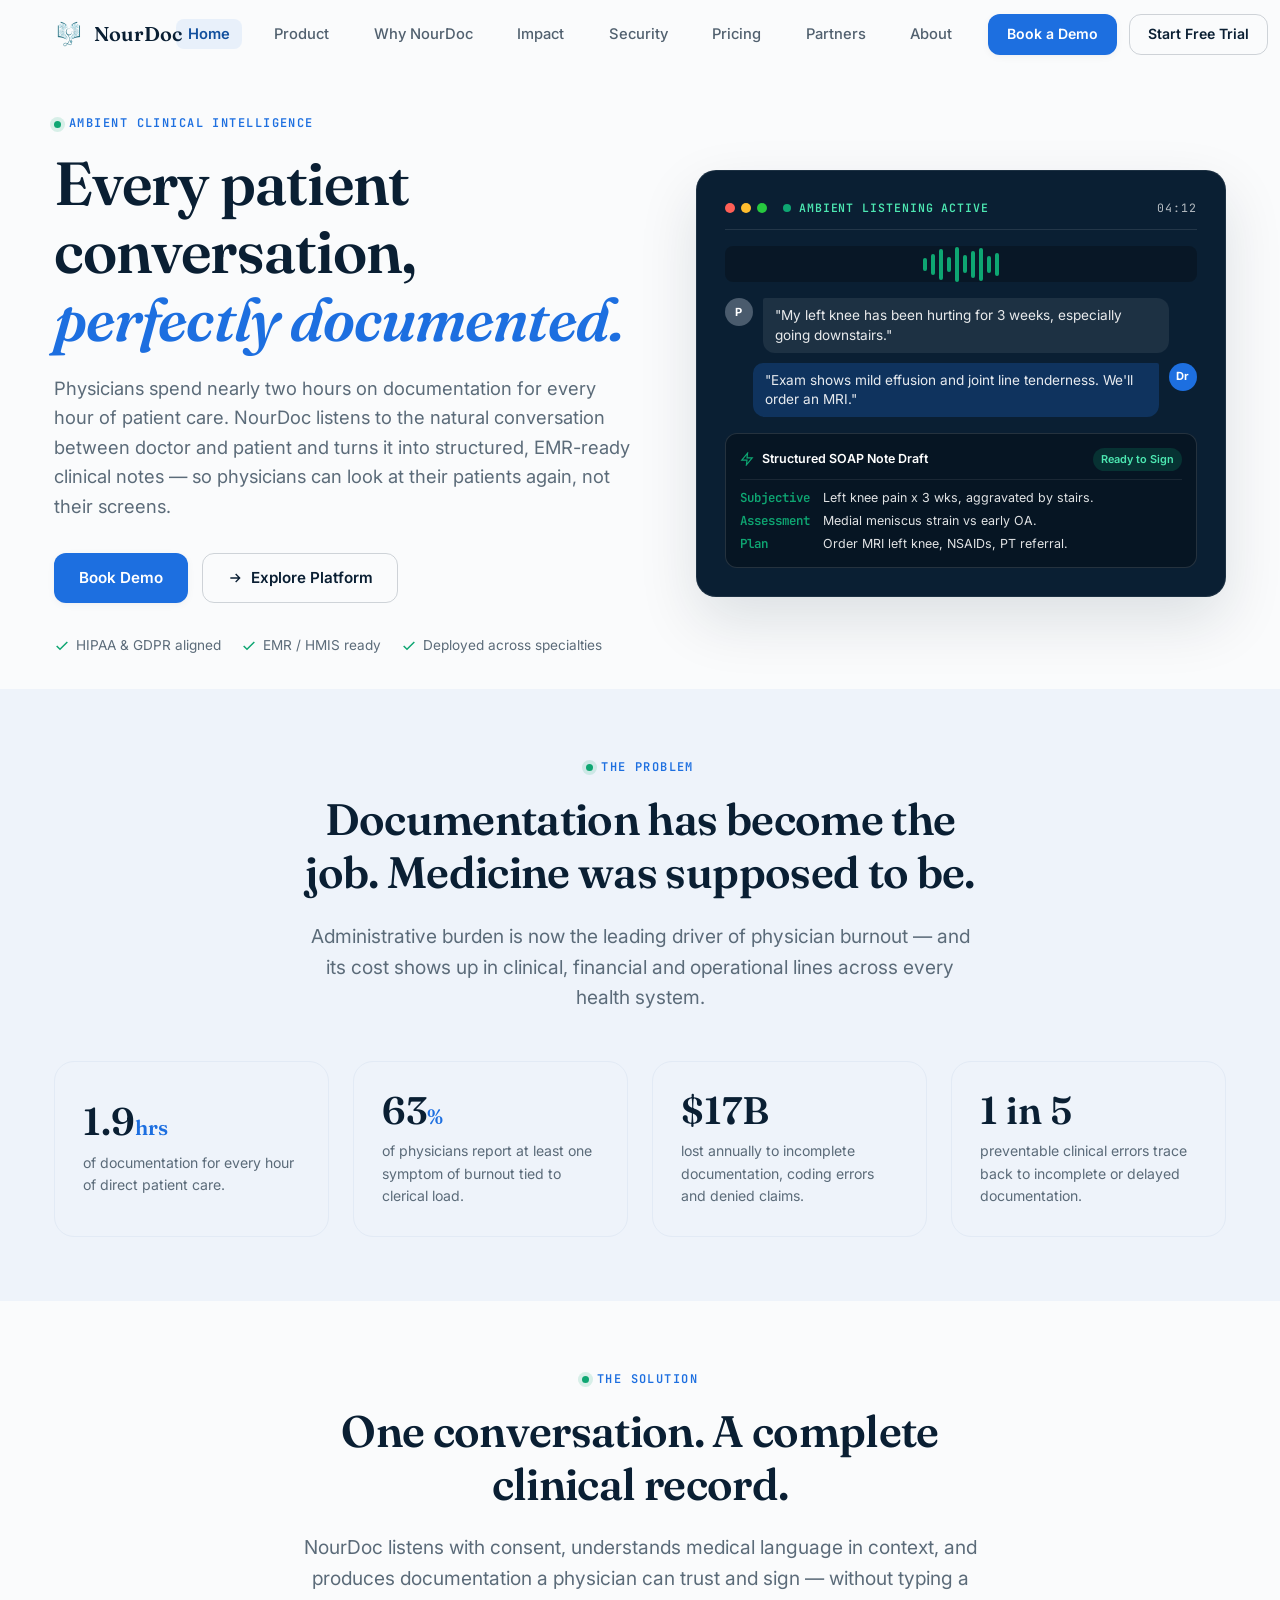
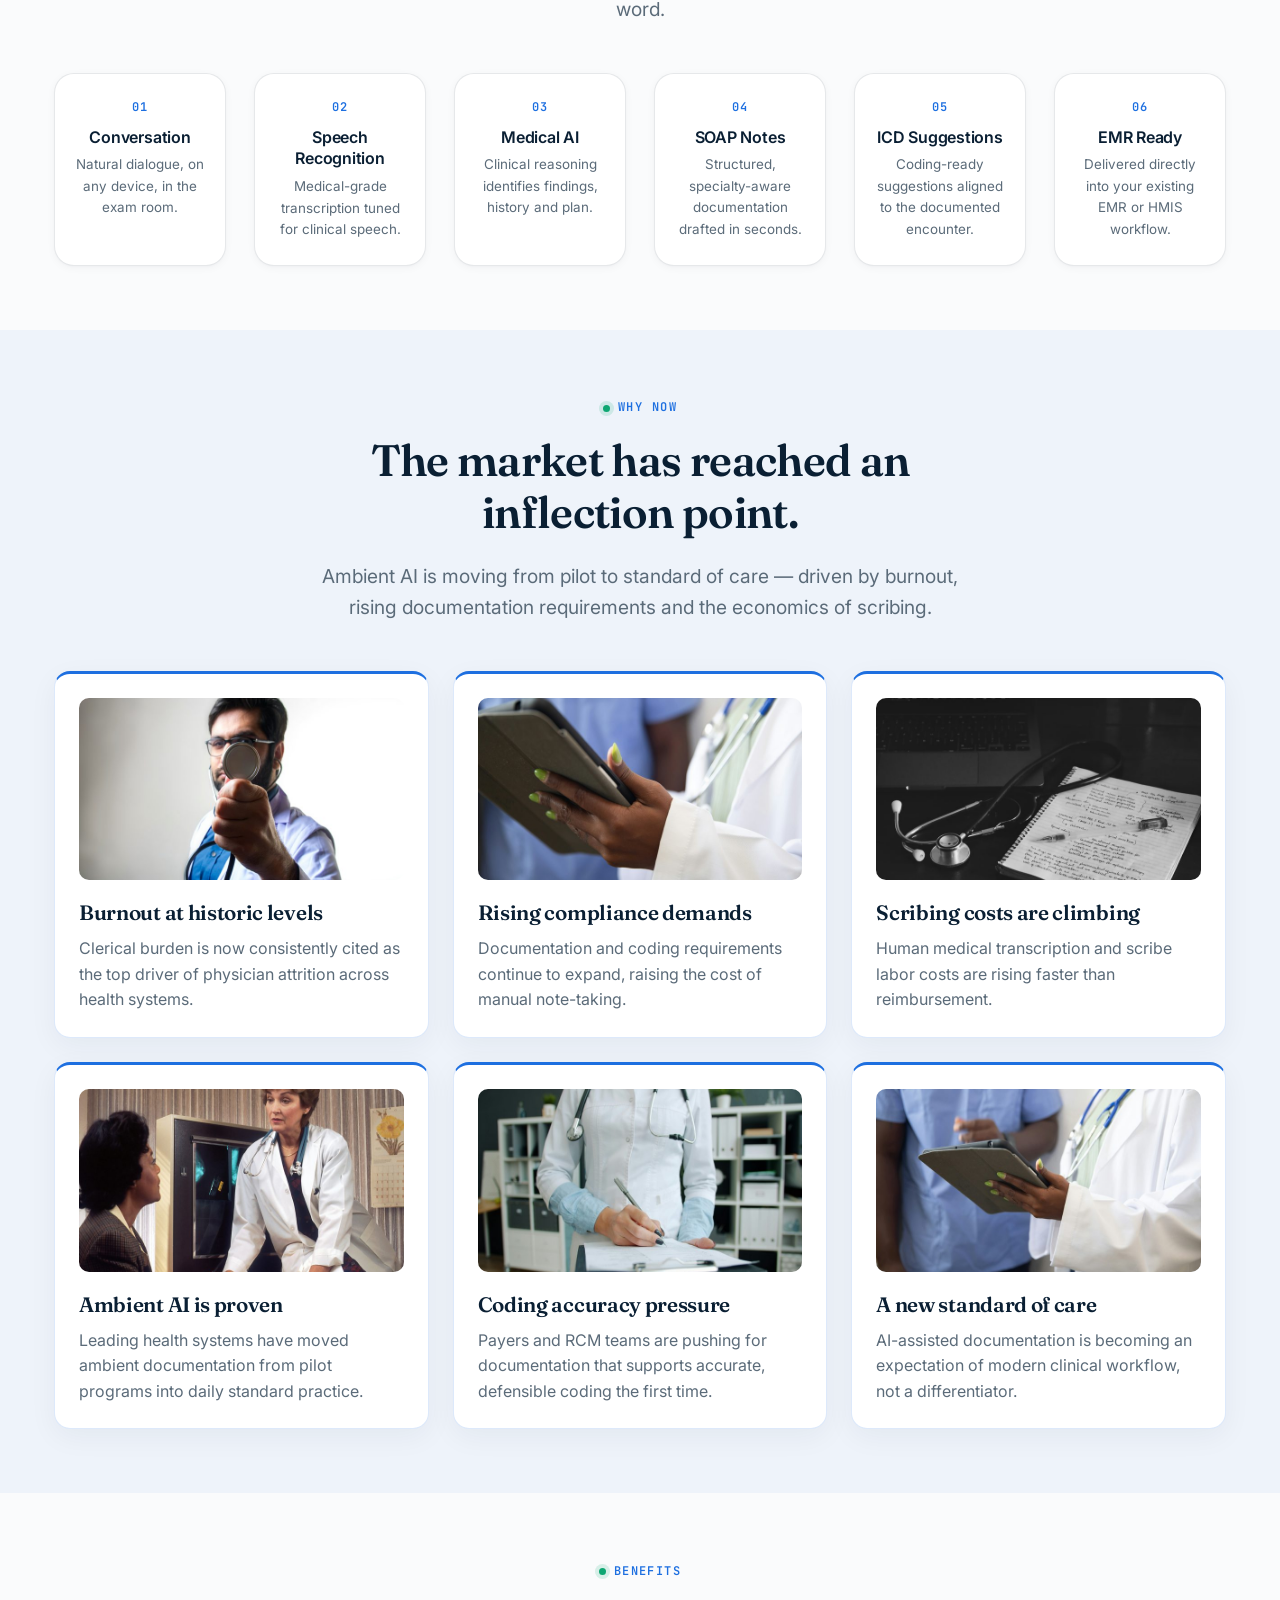
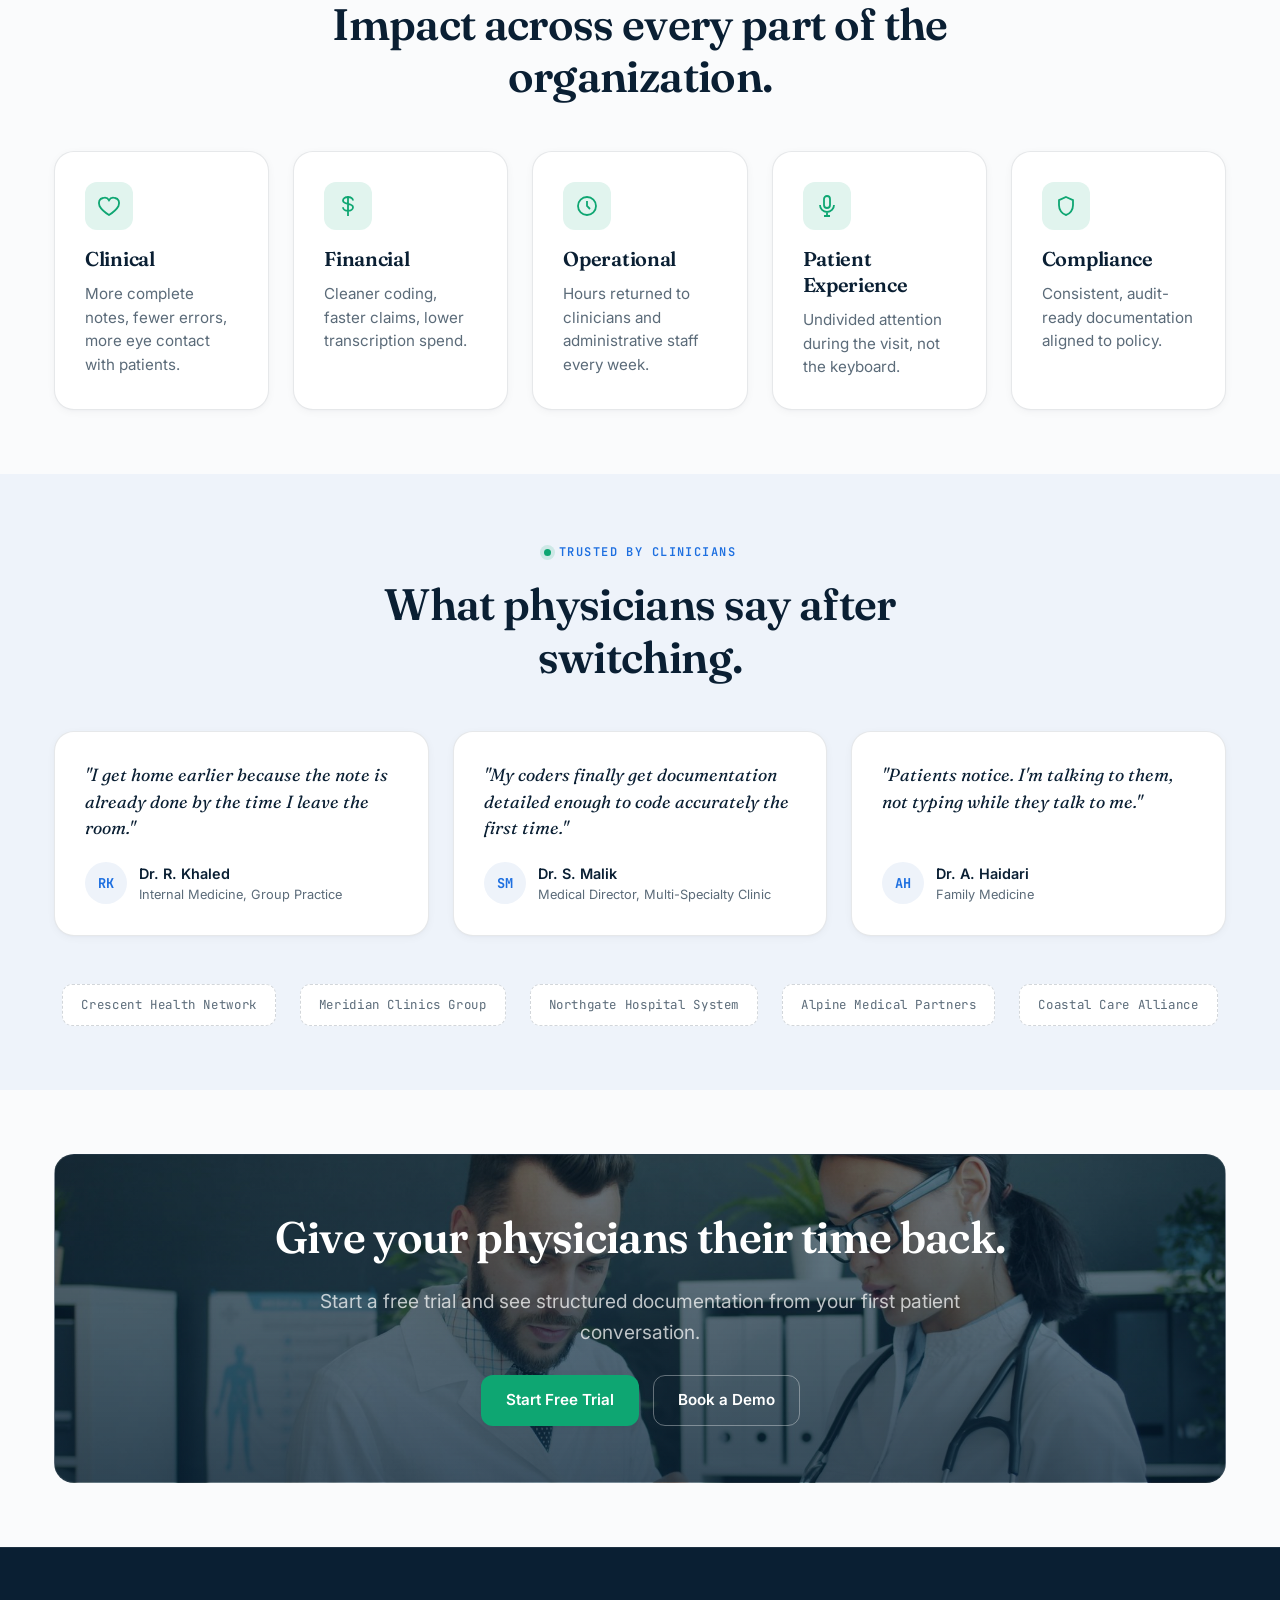
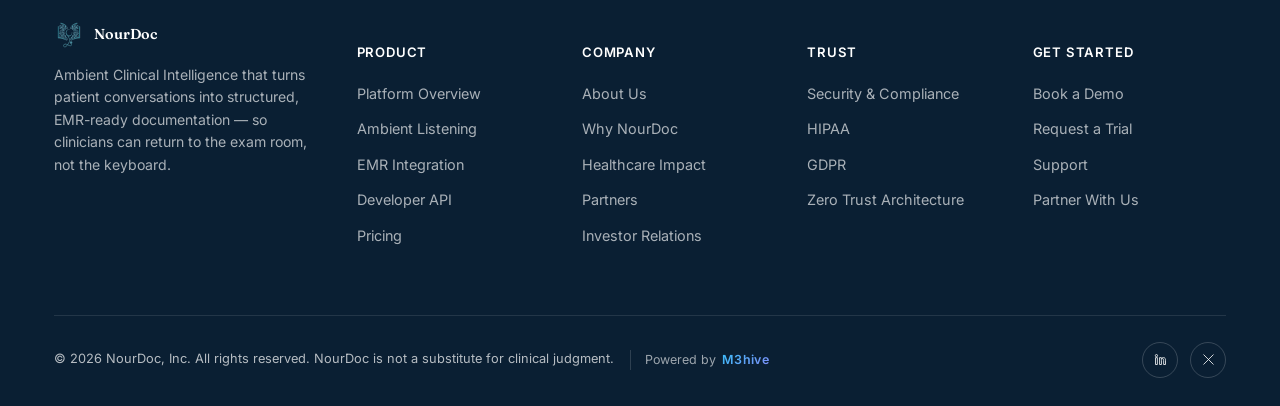
<file: index.html>
<!DOCTYPE html>
<html lang="en">

<head>
  <meta charset="UTF-8">
  <meta name="viewport" content="width=device-width, initial-scale=1.0">
  <title>Home | NourDoc &mdash; Ambient Clinical Intelligence</title>
  <meta name="description"
    content="NourDoc is an AI-powered Ambient Clinical Intelligence platform that turns doctor-patient conversations into structured, EMR-ready clinical documentation.">
  <meta property="og:title" content="Home | NourDoc">
  <meta property="og:description"
    content="NourDoc is an AI-powered Ambient Clinical Intelligence platform that turns doctor-patient conversations into structured, EMR-ready clinical documentation.">
  <meta property="og:type" content="website">
  <meta property="og:site_name" content="NourDoc">
  <meta name="theme-color" content="#0A1F33">
  <link rel="icon" href="assets/images/favicon.ico" type="image/x-icon">
  <link rel="preconnect" href="https://fonts.googleapis.com">
  <link rel="preconnect" href="https://fonts.gstatic.com" crossorigin>
  <link
    href="https://fonts.googleapis.com/css2?family=Fraunces:opsz,wght@9..144,500;9..144,560;9..144,620&family=Inter:wght@400;500;600;700&family=JetBrains+Mono:wght@500;600&display=swap"
    rel="stylesheet">
  <link rel="stylesheet" href="css/style.css">
  <script type="application/ld+json">
{
  "@context": "https://schema.org",
  "@type": "MedicalOrganization",
  "name": "NourDoc",
  "description": "AI-powered Ambient Clinical Intelligence platform that converts doctor-patient conversations into structured clinical documentation.",
  "url": "https://www.nourdoc.ai"
}
</script>
</head>

<body>
  <nav class="nav" role="navigation" aria-label="Main navigation">
    <div class="nav-inner">
      <a href="index.html" class="brand" aria-label="NourDoc Home"><img src="assets/images/logo.png" alt="NourDoc"
          class="mark" width="30" height="30">NourDoc</a>
      <ul class="nav-links" id="nav-menu">
        <li><a href="index.html" class="active" aria-current="page">Home</a></li>
        <li><a href="product.html">Product</a></li>
        <li><a href="why-nourdoc.html">Why NourDoc</a></li>
        <li><a href="healthcare-impact.html">Impact</a></li>
        <li><a href="security-compliance.html">Security</a></li>
        <li><a href="pricing.html">Pricing</a></li>
        <li><a href="partners.html">Partners</a></li>
        <li><a href="about.html">About</a></li>
      </ul>
      <div class="nav-cta">
        <a href="contact.html" class="btn btn-primary btn-sm">Book a Demo</a>
        <a href="pricing.html" class="btn btn-ghost btn-sm">Start Free Trial</a>
      </div>
      <button class="nav-toggle" aria-label="Toggle menu" aria-expanded="false"
        aria-controls="nav-menu"><span></span><span></span><span></span></button>
    </div>
  </nav>

  <section class="hero">
    <div class="container">
      <div class="hero-grid">
        <div data-aos="fade-up">
          <div class="eyebrow">Ambient Clinical Intelligence</div>
          <h1>Every patient conversation, <em style="font-style:italic;color:var(--blue)">perfectly documented.</em>
          </h1>
          <p class="lede">Physicians spend nearly two hours on documentation for every hour of patient care. NourDoc
            listens to the natural conversation between doctor and patient and turns it into structured, EMR-ready
            clinical notes &mdash; so physicians can look at their patients again, not their screens.</p>
          <div class="hero-ctas">
            <a href="contact.html" class="btn btn-primary">Book Demo</a>
            <a href="product.html" class="btn btn-ghost"><svg viewBox="0 0 24 24" fill="none" stroke="currentColor"
                stroke-width="2">
                <path d="M5 12h14M13 6l6 6-6 6" />
              </svg> Explore Platform</a>
          </div>
          <div class="hero-trust">
            <span><svg viewBox="0 0 24 24" fill="none" stroke="currentColor" stroke-width="2.2">
                <path d="M20 6L9 17l-5-5" />
              </svg> HIPAA &amp; GDPR aligned</span>
            <span><svg viewBox="0 0 24 24" fill="none" stroke="currentColor" stroke-width="2.2">
                <path d="M20 6L9 17l-5-5" />
              </svg> EMR / HMIS ready</span>
            <span><svg viewBox="0 0 24 24" fill="none" stroke="currentColor" stroke-width="2.2">
                <path d="M20 6L9 17l-5-5" />
              </svg> Deployed across specialties</span>
          </div>
        </div>
        <div data-aos="zoom-in" data-aos-delay="150">
          <div class="wave-card ui-mock">
            <div class="wc-header">
              <div class="mac-dots"><span></span><span></span><span></span></div>
              <div class="wc-label">
                <span class="status-live"><span class="pulse-dot"></span> AMBIENT LISTENING ACTIVE</span>
                <span class="timer">04:12</span>
              </div>
            </div>
            <div class="wc-body">
              <div class="audio-bars">
                <span></span><span></span><span></span><span></span><span></span><span></span><span></span><span></span><span></span><span></span>
              </div>
              <div class="wc-transcript-box">
                <div class="wc-msg patient">
                  <div class="avatar p-avatar">P</div>
                  <div class="bubble">"My left knee has been hurting for 3 weeks, especially going downstairs."</div>
                </div>
                <div class="wc-msg doctor">
                  <div class="avatar d-avatar">Dr</div>
                  <div class="bubble">"Exam shows mild effusion and joint line tenderness. We'll order an MRI."</div>
                </div>
              </div>
              <div class="soap-card-preview">
                <div class="soap-header">
                  <svg viewBox="0 0 24 24" fill="none" stroke="currentColor" stroke-width="2">
                    <path d="M13 2L3 14h9l-1 8 10-12h-9l1-8z" />
                  </svg>
                  <span>Structured SOAP Note Draft</span>
                  <span class="badge-ready">Ready to Sign</span>
                </div>
                <div class="soap-fields">
                  <div class="soap-row">
                    <span class="s-label">Subjective</span>
                    <span class="s-text">Left knee pain x 3 wks, aggravated by stairs.</span>
                  </div>
                  <div class="soap-row">
                    <span class="s-label">Assessment</span>
                    <span class="s-text">Medial meniscus strain vs early OA.</span>
                  </div>
                  <div class="soap-row">
                    <span class="s-label">Plan</span>
                    <span class="s-text">Order MRI left knee, NSAIDs, PT referral.</span>
                  </div>
                </div>
              </div>
            </div>
          </div>
        </div>
      </div>
    </div>
  </section>

  <section class="section-mist">
    <div class="container">
      <div class="section-head" data-aos="fade-up">
        <div class="eyebrow">The Problem</div>
        <h2>Documentation has become the job. Medicine was supposed to be.</h2>
        <p class="lede center">Administrative burden is now the leading driver of physician burnout &mdash; and its cost
          shows up in clinical, financial and operational lines across every health system.</p>
      </div>
      <div class="grid grid-4">
        <div class="stat-card" data-aos="fade-up"><span class="num">1.9<span class="unit">hrs</span></span>
          <p class="cap">of documentation for every hour of direct patient care.</p>
        </div>
        <div class="stat-card" data-aos="fade-up" data-aos-delay="80"><span class="num">63<span
              class="unit">%</span></span>
          <p class="cap">of physicians report at least one symptom of burnout tied to clerical load.</p>
        </div>
        <div class="stat-card" data-aos="fade-up" data-aos-delay="160"><span class="num">$<span class="counter"
              data-count="17" data-suffix="B">0</span></span>
          <p class="cap">lost annually to incomplete documentation, coding errors and denied claims.</p>
        </div>
        <div class="stat-card" data-aos="fade-up" data-aos-delay="240"><span class="num">1 in 5</span>
          <p class="cap">preventable clinical errors trace back to incomplete or delayed documentation.</p>
        </div>
      </div>
    </div>
  </section>

  <section id="solution">
    <div class="container">
      <div class="section-head" data-aos="fade-up">
        <div class="eyebrow">The Solution</div>
        <h2>One conversation. A complete clinical record.</h2>
        <p class="lede center">NourDoc listens with consent, understands medical language in context, and produces
          documentation a physician can trust and sign &mdash; without typing a word.</p>
      </div>
      <div class="flow" data-aos="fade-up">
        <div class="flow-step">
          <div class="fn">01</div>
          <h4>Conversation</h4>
          <p>Natural dialogue, on any device, in the exam room.</p>
        </div>
        <div class="flow-arrow"><svg viewBox="0 0 24 24" fill="none" stroke="currentColor" stroke-width="2">
            <path d="M5 12h14M13 6l6 6-6 6" />
          </svg></div>
        <div class="flow-step">
          <div class="fn">02</div>
          <h4>Speech Recognition</h4>
          <p>Medical-grade transcription tuned for clinical speech.</p>
        </div>
        <div class="flow-arrow"><svg viewBox="0 0 24 24" fill="none" stroke="currentColor" stroke-width="2">
            <path d="M5 12h14M13 6l6 6-6 6" />
          </svg></div>
        <div class="flow-step">
          <div class="fn">03</div>
          <h4>Medical AI</h4>
          <p>Clinical reasoning identifies findings, history and plan.</p>
        </div>
        <div class="flow-arrow"><svg viewBox="0 0 24 24" fill="none" stroke="currentColor" stroke-width="2">
            <path d="M5 12h14M13 6l6 6-6 6" />
          </svg></div>
        <div class="flow-step">
          <div class="fn">04</div>
          <h4>SOAP Notes</h4>
          <p>Structured, specialty-aware documentation drafted in seconds.</p>
        </div>
        <div class="flow-arrow"><svg viewBox="0 0 24 24" fill="none" stroke="currentColor" stroke-width="2">
            <path d="M5 12h14M13 6l6 6-6 6" />
          </svg></div>
        <div class="flow-step">
          <div class="fn">05</div>
          <h4>ICD Suggestions</h4>
          <p>Coding-ready suggestions aligned to the documented encounter.</p>
        </div>
        <div class="flow-arrow"><svg viewBox="0 0 24 24" fill="none" stroke="currentColor" stroke-width="2">
            <path d="M5 12h14M13 6l6 6-6 6" />
          </svg></div>
        <div class="flow-step">
          <div class="fn">06</div>
          <h4>EMR Ready</h4>
          <p>Delivered directly into your existing EMR or HMIS workflow.</p>
        </div>
      </div>
    </div>
  </section>

  <section class="section-mist">
    <div class="container">
      <div class="section-head" data-aos="fade-up">
        <div class="eyebrow">Why Now</div>
        <h2>The market has reached an inflection point.</h2>
        <p class="lede center">Ambient AI is moving from pilot to standard of care &mdash; driven by burnout, rising
          documentation requirements and the economics of scribing.</p>
      </div>
      <div class="insights-grid">
        <article class="insight-card" data-aos="fade-up">
          <div class="insight-card__image-wrapper">
            <img src="assets/images/physician-burnout.jpg"
              alt="Tired healthcare professional experiencing workplace pressure" class="insight-card__image"
              loading="lazy" width="720" height="450">
          </div>
          <div class="insight-card__content">
            <h3>Burnout at historic levels</h3>
            <p>Clerical burden is now consistently cited as the top driver of physician attrition across health systems.
            </p>
          </div>
        </article>

        <article class="insight-card" data-aos="fade-up" data-aos-delay="80">
          <div class="insight-card__image-wrapper">
            <img src="assets/images/healthcare-compliance.jpg" alt="Doctor reviewing clinical information on a tablet"
              class="insight-card__image" loading="lazy" width="720" height="450">
          </div>
          <div class="insight-card__content">
            <h3>Rising compliance demands</h3>
            <p>Documentation and coding requirements continue to expand, raising the cost of manual note-taking.</p>
          </div>
        </article>

        <article class="insight-card" data-aos="fade-up" data-aos-delay="160">
          <div class="insight-card__image-wrapper">
            <img src="assets/images/medical-documentation-workspace.jpg"
              alt="Medical documentation workspace with a laptop and stethoscope" class="insight-card__image"
              loading="lazy" width="720" height="450">
          </div>
          <div class="insight-card__content">
            <h3>Scribing costs are climbing</h3>
            <p>Human medical transcription and scribe labor costs are rising faster than reimbursement.</p>
          </div>
        </article>

        <article class="insight-card" data-aos="fade-up">
          <div class="insight-card__image-wrapper">
            <img src="assets/images/ambient-clinical-consultation.jpg"
              alt="Doctor speaking naturally with a patient during a consultation" class="insight-card__image"
              loading="lazy" width="720" height="450">
          </div>
          <div class="insight-card__content">
            <h3>Ambient AI is proven</h3>
            <p>Leading health systems have moved ambient documentation from pilot programs into daily standard practice.
            </p>
          </div>
        </article>

        <article class="insight-card" data-aos="fade-up" data-aos-delay="80">
          <div class="insight-card__image-wrapper">
            <img src="assets/images/clinical-coding-review.jpg"
              alt="Doctor reviewing and documenting patient information" class="insight-card__image" loading="lazy"
              width="720" height="450">
          </div>
          <div class="insight-card__content">
            <h3>Coding accuracy pressure</h3>
            <p>Payers and RCM teams are pushing for documentation that supports accurate, defensible coding the first
              time.</p>
          </div>
        </article>

        <article class="insight-card" data-aos="fade-up" data-aos-delay="160">
          <div class="insight-card__image-wrapper">
            <img src="assets/images/modern-digital-care.jpg"
              alt="Doctor and patient reviewing healthcare information on a tablet" class="insight-card__image"
              loading="lazy" width="720" height="450">
          </div>
          <div class="insight-card__content">
            <h3>A new standard of care</h3>
            <p>AI-assisted documentation is becoming an expectation of modern clinical workflow, not a differentiator.
            </p>
          </div>
        </article>
      </div>
    </div>
  </section>

  <section>
    <div class="container">
      <div class="section-head" data-aos="fade-up">
        <div class="eyebrow">Benefits</div>
        <h2>Impact across every part of the organization.</h2>
      </div>
      <div class="grid grid-5">
        <div class="card accent-emerald" data-aos="fade-up">
          <div class="icon"><svg viewBox="0 0 24 24" fill="none" stroke="currentColor" stroke-width="1.8">
              <path
                d="M12 21s-7-4.4-9.5-9C1 8 2.5 4.5 6 4a5 5 0 016 2.2A5 5 0 0118 4c3.5.5 5 4 3.5 8-2.5 4.6-9.5 9-9.5 9z" />
            </svg></div>
          <h3>Clinical</h3>
          <p>More complete notes, fewer errors, more eye contact with patients.</p>
        </div>
        <div class="card accent-emerald" data-aos="fade-up" data-aos-delay="60">
          <div class="icon"><svg viewBox="0 0 24 24" fill="none" stroke="currentColor" stroke-width="1.8">
              <path
                d="M12 2v20M17 6.5c0-1.9-2.2-3.5-5-3.5s-5 1.6-5 3.5c0 4.5 10 2.3 10 6.7 0 1.9-2.2 3.5-5 3.5s-5-1.6-5-3.5" />
            </svg></div>
          <h3>Financial</h3>
          <p>Cleaner coding, faster claims, lower transcription spend.</p>
        </div>
        <div class="card accent-emerald" data-aos="fade-up" data-aos-delay="120">
          <div class="icon"><svg viewBox="0 0 24 24" fill="none" stroke="currentColor" stroke-width="1.8">
              <circle cx="12" cy="12" r="9" />
              <path d="M12 7v5l3 3" />
            </svg></div>
          <h3>Operational</h3>
          <p>Hours returned to clinicians and administrative staff every week.</p>
        </div>
        <div class="card accent-emerald" data-aos="fade-up" data-aos-delay="180">
          <div class="icon"><svg viewBox="0 0 24 24" fill="none" stroke="currentColor" stroke-width="1.8">
              <rect x="9" y="2" width="6" height="12" rx="3" />
              <path d="M5 11a7 7 0 0014 0M12 18v4M9 22h6" />
            </svg></div>
          <h3>Patient Experience</h3>
          <p>Undivided attention during the visit, not the keyboard.</p>
        </div>
        <div class="card accent-emerald" data-aos="fade-up" data-aos-delay="240">
          <div class="icon"><svg viewBox="0 0 24 24" fill="none" stroke="currentColor" stroke-width="1.8">
              <path d="M12 3l7 3.2v5c0 4.8-3 8.9-7 9.8-4-.9-7-5-7-9.8v-5L12 3z" />
            </svg></div>
          <h3>Compliance</h3>
          <p>Consistent, audit-ready documentation aligned to policy.</p>
        </div>
      </div>
    </div>
  </section>

  <section class="section-mist">
    <div class="container">
      <div class="section-head" data-aos="fade-up">
        <div class="eyebrow">Trusted By Clinicians</div>
        <h2>What physicians say after switching.</h2>
      </div>
      <div class="grid grid-3">
        <div class="testi" data-aos="fade-up">
          <p>"I get home earlier because the note is already done by the time I leave the room."</p>
          <div class="testi-meta">
            <div class="testi-avatar">RK</div>
            <div>
              <div class="testi-name">Dr. R. Khaled</div>
              <div class="testi-role">Internal Medicine, Group Practice</div>
            </div>
          </div>
        </div>
        <div class="testi" data-aos="fade-up" data-aos-delay="80">
          <p>"My coders finally get documentation detailed enough to code accurately the first time."</p>
          <div class="testi-meta">
            <div class="testi-avatar">SM</div>
            <div>
              <div class="testi-name">Dr. S. Malik</div>
              <div class="testi-role">Medical Director, Multi-Specialty Clinic</div>
            </div>
          </div>
        </div>
        <div class="testi" data-aos="fade-up" data-aos-delay="160">
          <p>"Patients notice. I'm talking to them, not typing while they talk to me."</p>
          <div class="testi-meta">
            <div class="testi-avatar">AH</div>
            <div>
              <div class="testi-name">Dr. A. Haidari</div>
              <div class="testi-role">Family Medicine</div>
            </div>
          </div>
        </div>
      </div>
      <div class="logo-row" style="margin-top:48px" data-aos="fade-up">
        <span class="logo-chip">Crescent Health Network</span>
        <span class="logo-chip">Meridian Clinics Group</span>
        <span class="logo-chip">Northgate Hospital System</span>
        <span class="logo-chip">Alpine Medical Partners</span>
        <span class="logo-chip">Coastal Care Alliance</span>
      </div>
    </div>
  </section>

  <section>
    <div class="container">
      <div class="cta-band" data-aos="zoom-in">
        <h2>Give your physicians their time back.</h2>
        <p class="lede center">Start a free trial and see structured documentation from your first patient conversation.
        </p>
        <div class="btns">
          <a href="pricing.html" class="btn btn-accent">Start Free Trial</a>
          <a href="contact.html" class="btn btn-line">Book a Demo</a>
        </div>
      </div>
    </div>
  </section>

  <footer class="site-footer">
    <div class="container">
      <div class="footer-grid">
        <div class="footer-brand">
          <a href="index.html" class="brand"><img src="assets/images/logo.png" alt="NourDoc" class="mark" width="30"
              height="30">NourDoc</a>
          <p>Ambient Clinical Intelligence that turns patient conversations into structured, EMR-ready documentation
            &mdash; so clinicians can return to the exam room, not the keyboard.</p>
        </div>
        <div>
          <h5>Product</h5>
          <ul>
            <li><a href="product.html">Platform Overview</a></li>
            <li><a href="product.html#ambient">Ambient Listening</a></li>
            <li><a href="product.html#emr">EMR Integration</a></li>
            <li><a href="product.html#api">Developer API</a></li>
            <li><a href="pricing.html">Pricing</a></li>
          </ul>
        </div>
        <div>
          <h5>Company</h5>
          <ul>
            <li><a href="about.html">About Us</a></li>
            <li><a href="why-nourdoc.html">Why NourDoc</a></li>
            <li><a href="healthcare-impact.html">Healthcare Impact</a></li>
            <li><a href="partners.html">Partners</a></li>
            <li><a href="contact.html#investors">Investor Relations</a></li>
          </ul>
        </div>
        <div>
          <h5>Trust</h5>
          <ul>
            <li><a href="security-compliance.html">Security &amp; Compliance</a></li>
            <li><a href="security-compliance.html#hipaa">HIPAA</a></li>
            <li><a href="security-compliance.html#gdpr">GDPR</a></li>
            <li><a href="security-compliance.html#architecture">Zero Trust Architecture</a></li>
          </ul>
        </div>
        <div>
          <h5>Get Started</h5>
          <ul>
            <li><a href="contact.html">Book a Demo</a></li>
            <li><a href="contact.html">Request a Trial</a></li>
            <li><a href="contact.html#support">Support</a></li>
            <li><a href="contact.html#partner">Partner With Us</a></li>
          </ul>
        </div>
      </div>
      <div class="footer-bottom">
        <div class="footer-bottom-info">
          <span>&copy; 2026 NourDoc, Inc. All rights reserved. NourDoc is not a substitute for clinical judgment.</span>
          <span class="powered-by">Powered by <a href="https://m3hive.com" target="_blank" rel="noopener noreferrer"
              class="m3hive-badge">M3hive</a></span>
        </div>
        <div class="footer-social">
          <a href="https://www.linkedin.com/company/nourdoc/posts/?feedView=all" target="_blank" rel="noopener noreferrer"
            aria-label="LinkedIn"><svg viewBox="0 0 24 24" fill="none" stroke="currentColor" stroke-width="1.6">
              <path
                d="M4 9h3v11H4zM5.5 4a1.8 1.8 0 110 3.6A1.8 1.8 0 015.5 4zM10.5 9H13.4V10.6C13.9 9.7 15 9 16.6 9C19.7 9 20 11 20 13.3V20H17V13.9C17 12.5 17 10.7 15 10.7C13 10.7 13.5 12.4 13.5 13.9V20H10.5z" />
            </svg></a>
          <a href="#" aria-label="X"><svg viewBox="0 0 24 24" fill="none" stroke="currentColor" stroke-width="1.6">
              <path d="M4 4l16 16M20 4L4 20" />
            </svg></a>
        </div>
      </div>
    </div>
  </footer>
  <script src="js/script.js"></script>
</body>

</html>
</file>
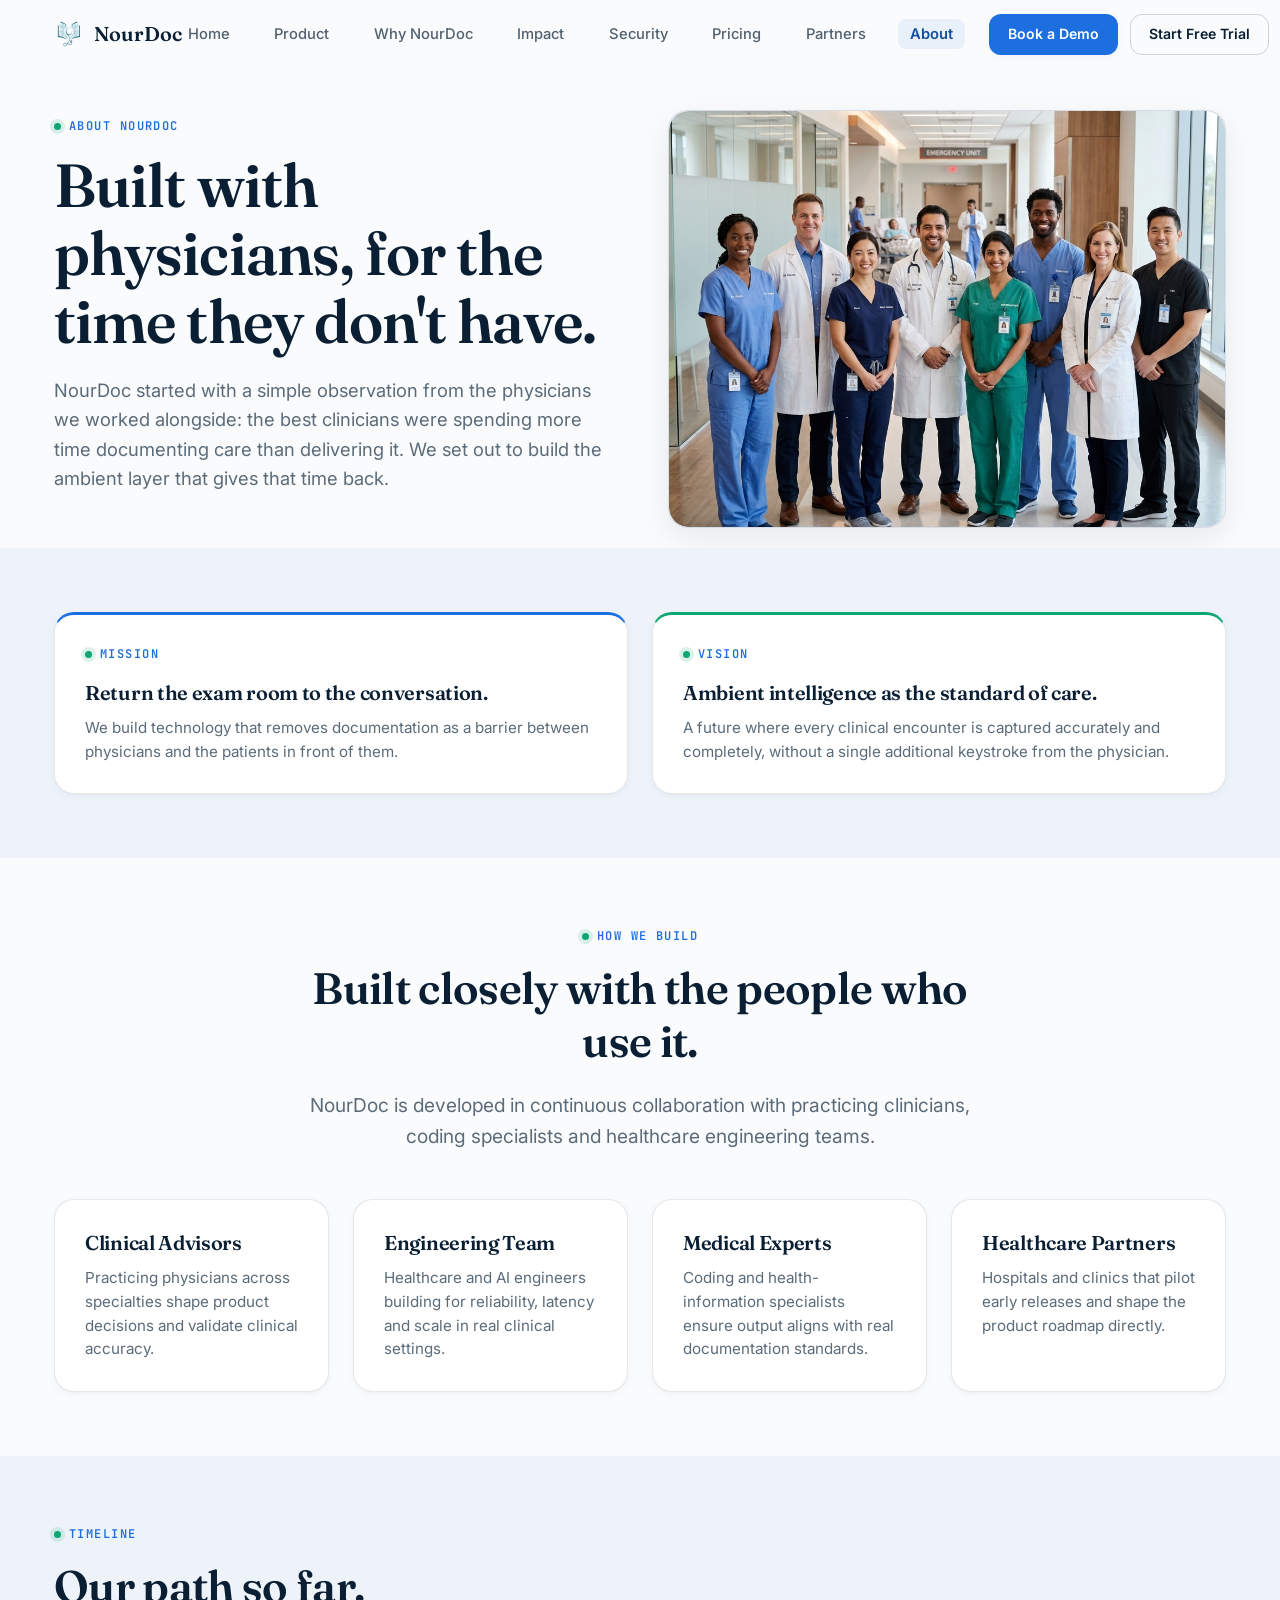
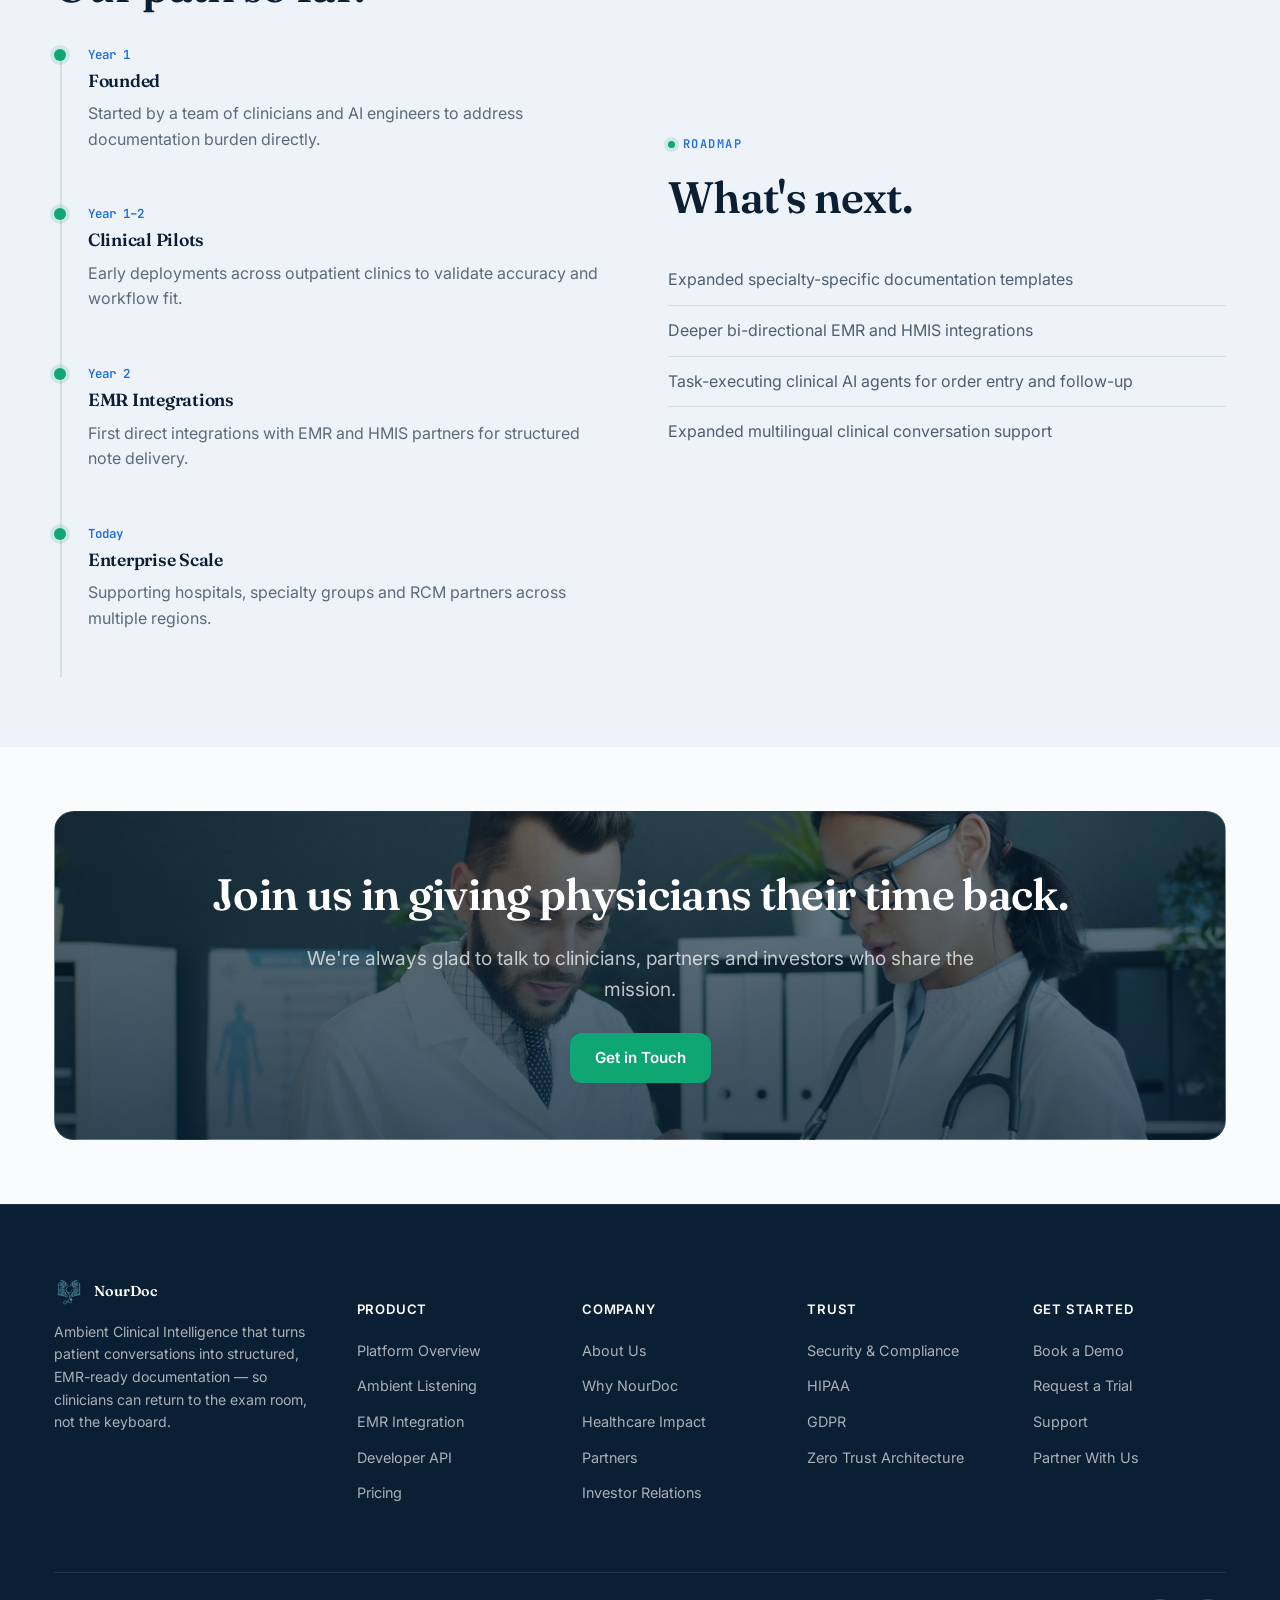
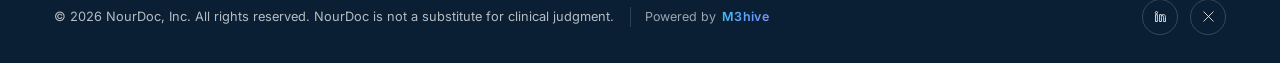
<file: about.html>
<!DOCTYPE html>
<html lang="en">
<head>
<meta charset="UTF-8">
<meta name="viewport" content="width=device-width, initial-scale=1.0">
<title>About | NourDoc &mdash; Ambient Clinical Intelligence</title>
<meta name="description" content="Learn about NourDoc's mission, vision, clinical advisory board, engineering team and roadmap for Ambient Clinical Intelligence.">
<meta property="og:title" content="About | NourDoc">
<meta property="og:description" content="Learn about NourDoc's mission, vision, clinical advisory board, engineering team and roadmap for Ambient Clinical Intelligence.">
<meta property="og:type" content="website">
<meta property="og:site_name" content="NourDoc">
<meta name="theme-color" content="#0A1F33">
<link rel="icon" href="assets/images/favicon.ico" type="image/x-icon">
<link rel="preconnect" href="https://fonts.googleapis.com">
<link rel="preconnect" href="https://fonts.gstatic.com" crossorigin>
<link href="https://fonts.googleapis.com/css2?family=Fraunces:opsz,wght@9..144,500;9..144,560;9..144,620&family=Inter:wght@400;500;600;700&family=JetBrains+Mono:wght@500;600&display=swap" rel="stylesheet">
<link rel="stylesheet" href="css/style.css">
<script type="application/ld+json">
{
  "@context": "https://schema.org",
  "@type": "MedicalOrganization",
  "name": "NourDoc",
  "description": "AI-powered Ambient Clinical Intelligence platform that converts doctor-patient conversations into structured clinical documentation.",
  "url": "https://www.nourdoc.ai"
}
</script>
</head>
<body>
<nav class="nav" role="navigation" aria-label="Main navigation">
  <div class="nav-inner">
    <a href="index.html" class="brand" aria-label="NourDoc Home"><img src="assets/images/logo.png" alt="NourDoc" class="mark" width="30" height="30">NourDoc</a>
    <ul class="nav-links" id="nav-menu">
      <li><a href="index.html">Home</a></li>
<li><a href="product.html">Product</a></li>
<li><a href="why-nourdoc.html">Why NourDoc</a></li>
<li><a href="healthcare-impact.html">Impact</a></li>
<li><a href="security-compliance.html">Security</a></li>
<li><a href="pricing.html">Pricing</a></li>
<li><a href="partners.html">Partners</a></li>
<li><a href="about.html" class="active" aria-current="page">About</a></li>

    </ul>
    <div class="nav-cta">
      <a href="contact.html" class="btn btn-primary btn-sm">Book a Demo</a>
      <a href="pricing.html" class="btn btn-ghost btn-sm">Start Free Trial</a>
    </div>
    <button class="nav-toggle" aria-label="Toggle menu" aria-expanded="false" aria-controls="nav-menu"><span></span><span></span><span></span></button>
  </div>
</nav>

<section class="hero" style="padding-bottom:20px">
  <div class="container">
    <div class="two-col" data-aos="fade-up">
      <div>
        <div class="eyebrow">About NourDoc</div>
        <h1>Built with physicians, for the time they don't have.</h1>
        <p class="lede">NourDoc started with a simple observation from the physicians we worked alongside: the best clinicians were spending more time documenting care than delivering it. We set out to build the ambient layer that gives that time back.</p>
      </div>
      <div class="img-frame image-container" style="aspect-ratio:4/3;">
        <img
          src="assets/img/nourdoc-medical-team.jpg"
          alt="NourDoc medical team and clinical advisors"
          class="section-image"
          loading="lazy"
        >
      </div>
    </div>
  </div>
</section>

<section class="section-mist">
  <div class="container">
    <div class="grid grid-2">
      <div class="card top-line" data-aos="fade-up">
        <div class="eyebrow">Mission</div>
        <h3>Return the exam room to the conversation.</h3>
        <p>We build technology that removes documentation as a barrier between physicians and the patients in front of them.</p>
      </div>
      <div class="card top-line emerald" data-aos="fade-up" data-aos-delay="80">
        <div class="eyebrow">Vision</div>
        <h3>Ambient intelligence as the standard of care.</h3>
        <p>A future where every clinical encounter is captured accurately and completely, without a single additional keystroke from the physician.</p>
      </div>
    </div>
  </div>
</section>

<section>
  <div class="container">
    <div class="section-head" data-aos="fade-up">
      <div class="eyebrow">How We Build</div>
      <h2>Built closely with the people who use it.</h2>
      <p class="lede center">NourDoc is developed in continuous collaboration with practicing clinicians, coding specialists and healthcare engineering teams.</p>
    </div>
    <div class="grid grid-4">
      <div class="card" data-aos="fade-up"><h3>Clinical Advisors</h3><p>Practicing physicians across specialties shape product decisions and validate clinical accuracy.</p></div>
      <div class="card" data-aos="fade-up" data-aos-delay="80"><h3>Engineering Team</h3><p>Healthcare and AI engineers building for reliability, latency and scale in real clinical settings.</p></div>
      <div class="card" data-aos="fade-up" data-aos-delay="160"><h3>Medical Experts</h3><p>Coding and health-information specialists ensure output aligns with real documentation standards.</p></div>
      <div class="card" data-aos="fade-up" data-aos-delay="240"><h3>Healthcare Partners</h3><p>Hospitals and clinics that pilot early releases and shape the product roadmap directly.</p></div>
    </div>
  </div>
</section>

<section class="section-mist">
  <div class="container">
    <div class="two-col" data-aos="fade-up">
      <div>
        <div class="eyebrow">Timeline</div>
        <h2>Our path so far.</h2>
        <div class="timeline" style="margin-top:32px">
          <div class="t-item"><span class="t-year">Year 1</span><h4>Founded</h4><p>Started by a team of clinicians and AI engineers to address documentation burden directly.</p></div>
          <div class="t-item"><span class="t-year">Year 1&ndash;2</span><h4>Clinical Pilots</h4><p>Early deployments across outpatient clinics to validate accuracy and workflow fit.</p></div>
          <div class="t-item"><span class="t-year">Year 2</span><h4>EMR Integrations</h4><p>First direct integrations with EMR and HMIS partners for structured note delivery.</p></div>
          <div class="t-item"><span class="t-year">Today</span><h4>Enterprise Scale</h4><p>Supporting hospitals, specialty groups and RCM partners across multiple regions.</p></div>
        </div>
      </div>
      <div>
        <div class="eyebrow">Roadmap</div>
        <h2>What's next.</h2>
        <ul style="list-style:none;padding:0;margin-top:32px">
          <li style="padding:12px 0;border-bottom:1px solid var(--line);color:var(--ink-70)">Expanded specialty-specific documentation templates</li>
          <li style="padding:12px 0;border-bottom:1px solid var(--line);color:var(--ink-70)">Deeper bi-directional EMR and HMIS integrations</li>
          <li style="padding:12px 0;border-bottom:1px solid var(--line);color:var(--ink-70)">Task-executing clinical AI agents for order entry and follow-up</li>
          <li style="padding:12px 0;color:var(--ink-70)">Expanded multilingual clinical conversation support</li>
        </ul>
      </div>
    </div>
  </div>
</section>

<section>
  <div class="container">
    <div class="cta-band join-cta" data-aos="zoom-in">
      <h2>Join us in giving physicians their time back.</h2>
      <p class="lede center">We're always glad to talk to clinicians, partners and investors who share the mission.</p>
      <div class="btns">
        <a href="contact.html" class="btn btn-accent">Get in Touch</a>
      </div>
    </div>
  </div>
</section>

<footer class="site-footer">
  <div class="container">
    <div class="footer-grid">
      <div class="footer-brand">
        <a href="index.html" class="brand"><img src="assets/images/logo.png" alt="NourDoc" class="mark" width="30" height="30">NourDoc</a>
        <p>Ambient Clinical Intelligence that turns patient conversations into structured, EMR-ready documentation &mdash; so clinicians can return to the exam room, not the keyboard.</p>
      </div>
      <div>
        <h5>Product</h5>
        <ul>
          <li><a href="product.html">Platform Overview</a></li>
          <li><a href="product.html#ambient">Ambient Listening</a></li>
          <li><a href="product.html#emr">EMR Integration</a></li>
          <li><a href="product.html#api">Developer API</a></li>
          <li><a href="pricing.html">Pricing</a></li>
        </ul>
      </div>
      <div>
        <h5>Company</h5>
        <ul>
          <li><a href="about.html">About Us</a></li>
          <li><a href="why-nourdoc.html">Why NourDoc</a></li>
          <li><a href="healthcare-impact.html">Healthcare Impact</a></li>
          <li><a href="partners.html">Partners</a></li>
          <li><a href="contact.html#investors">Investor Relations</a></li>
        </ul>
      </div>
      <div>
        <h5>Trust</h5>
        <ul>
          <li><a href="security-compliance.html">Security &amp; Compliance</a></li>
          <li><a href="security-compliance.html#hipaa">HIPAA</a></li>
          <li><a href="security-compliance.html#gdpr">GDPR</a></li>
          <li><a href="security-compliance.html#architecture">Zero Trust Architecture</a></li>
        </ul>
      </div>
      <div>
        <h5>Get Started</h5>
        <ul>
          <li><a href="contact.html">Book a Demo</a></li>
          <li><a href="contact.html">Request a Trial</a></li>
          <li><a href="contact.html#support">Support</a></li>
          <li><a href="contact.html#partner">Partner With Us</a></li>
        </ul>
      </div>
    </div>
    <div class="footer-bottom">
      <div class="footer-bottom-info">
        <span>&copy; 2026 NourDoc, Inc. All rights reserved. NourDoc is not a substitute for clinical judgment.</span>
        <span class="powered-by">Powered by <a href="https://m3hive.com" target="_blank" rel="noopener noreferrer" class="m3hive-badge">M3hive</a></span>
      </div>
      <div class="footer-social">
        <a href="https://www.linkedin.com/company/nourdoc/posts/?feedView=all" target="_blank" rel="noopener noreferrer" aria-label="LinkedIn"><svg viewBox="0 0 24 24" fill="none" stroke="currentColor" stroke-width="1.6"><path d="M4 9h3v11H4zM5.5 4a1.8 1.8 0 110 3.6A1.8 1.8 0 015.5 4zM10.5 9H13.4V10.6C13.9 9.7 15 9 16.6 9C19.7 9 20 11 20 13.3V20H17V13.9C17 12.5 17 10.7 15 10.7C13 10.7 13.5 12.4 13.5 13.9V20H10.5z"/></svg></a>
        <a href="#" aria-label="X"><svg viewBox="0 0 24 24" fill="none" stroke="currentColor" stroke-width="1.6"><path d="M4 4l16 16M20 4L4 20"/></svg></a>
      </div>
    </div>
  </div>
</footer>
<script src="js/script.js"></script>
</body>
</html>
</file>
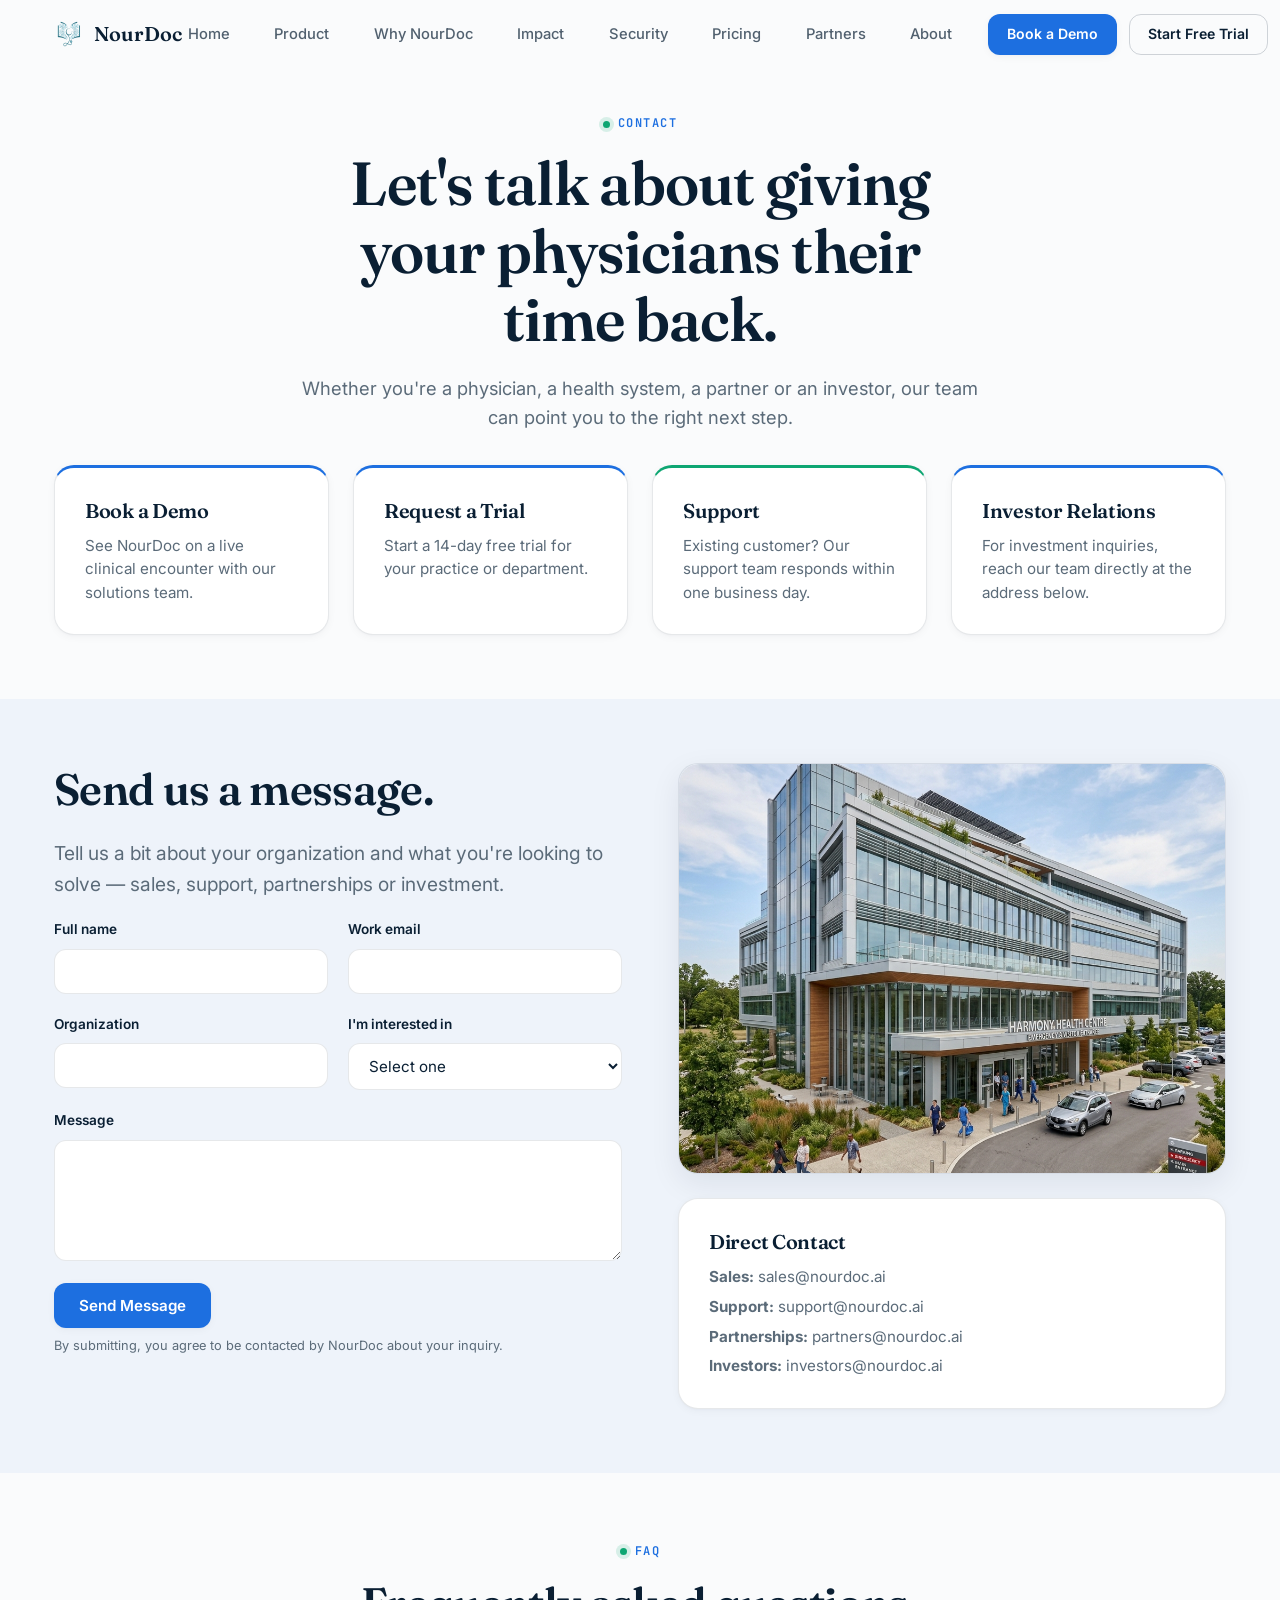
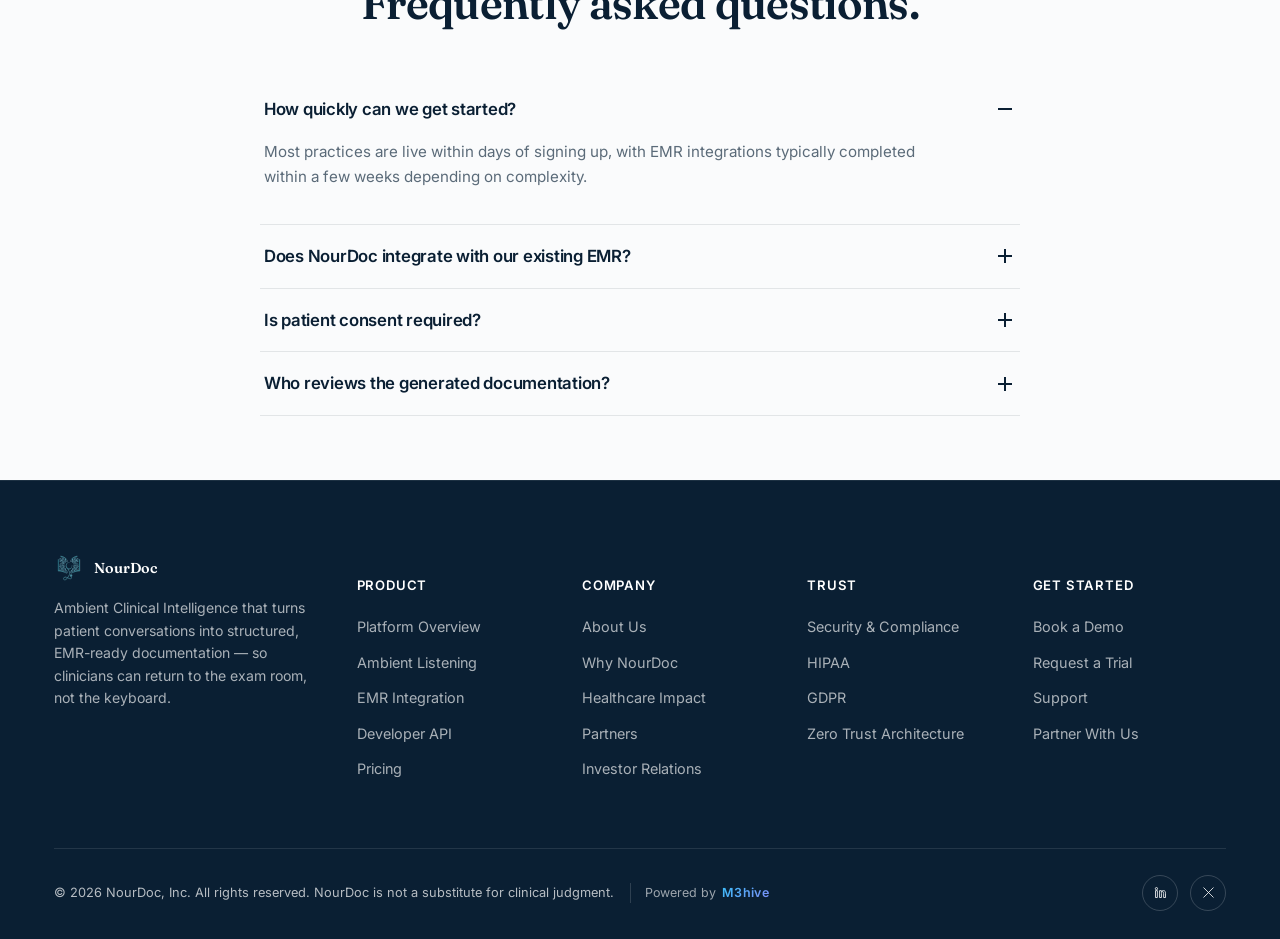
<file: contact.html>
<!DOCTYPE html>
<html lang="en">
<head>
<meta charset="UTF-8">
<meta name="viewport" content="width=device-width, initial-scale=1.0">
<title>Contact | NourDoc &mdash; Ambient Clinical Intelligence</title>
<meta name="description" content="Get in touch with NourDoc for a demo, free trial, sales, support, investor relations or partnership inquiries.">
<meta property="og:title" content="Contact | NourDoc">
<meta property="og:description" content="Get in touch with NourDoc for a demo, free trial, sales, support, investor relations or partnership inquiries.">
<meta property="og:type" content="website">
<meta property="og:site_name" content="NourDoc">
<meta name="theme-color" content="#0A1F33">
<link rel="icon" href="assets/images/favicon.ico" type="image/x-icon">
<link rel="preconnect" href="https://fonts.googleapis.com">
<link rel="preconnect" href="https://fonts.gstatic.com" crossorigin>
<link href="https://fonts.googleapis.com/css2?family=Fraunces:opsz,wght@9..144,500;9..144,560;9..144,620&family=Inter:wght@400;500;600;700&family=JetBrains+Mono:wght@500;600&display=swap" rel="stylesheet">
<link rel="stylesheet" href="css/style.css">
<script type="application/ld+json">
{
  "@context": "https://schema.org",
  "@type": "MedicalOrganization",
  "name": "NourDoc",
  "description": "AI-powered Ambient Clinical Intelligence platform that converts doctor-patient conversations into structured clinical documentation.",
  "url": "https://www.nourdoc.ai"
}
</script>
</head>
<body>
<nav class="nav" role="navigation" aria-label="Main navigation">
  <div class="nav-inner">
    <a href="index.html" class="brand" aria-label="NourDoc Home"><img src="assets/images/logo.png" alt="NourDoc" class="mark" width="30" height="30">NourDoc</a>
    <ul class="nav-links" id="nav-menu">
      <li><a href="index.html">Home</a></li>
<li><a href="product.html">Product</a></li>
<li><a href="why-nourdoc.html">Why NourDoc</a></li>
<li><a href="healthcare-impact.html">Impact</a></li>
<li><a href="security-compliance.html">Security</a></li>
<li><a href="pricing.html">Pricing</a></li>
<li><a href="partners.html">Partners</a></li>
<li><a href="about.html">About</a></li>

    </ul>
    <div class="nav-cta">
      <a href="contact.html" class="btn btn-primary btn-sm">Book a Demo</a>
      <a href="pricing.html" class="btn btn-ghost btn-sm">Start Free Trial</a>
    </div>
    <button class="nav-toggle" aria-label="Toggle menu" aria-expanded="false" aria-controls="nav-menu"><span></span><span></span><span></span></button>
  </div>
</nav>

<section class="hero" style="padding-bottom:0">
  <div class="container">
    <div class="section-head" style="margin-bottom:32px" data-aos="fade-up">
      <div class="eyebrow">Contact</div>
      <h1>Let's talk about giving your physicians their time back.</h1>
      <p class="lede center">Whether you're a physician, a health system, a partner or an investor, our team can point you to the right next step.</p>
    </div>
  </div>
</section>

<section style="padding-top:0">
  <div class="container">
    <div class="grid grid-4">
      <div class="card top-line" id="demo" data-aos="fade-up"><h3>Book a Demo</h3><p>See NourDoc on a live clinical encounter with our solutions team.</p></div>
      <div class="card top-line" id="trial" data-aos="fade-up" data-aos-delay="60"><h3>Request a Trial</h3><p>Start a 14-day free trial for your practice or department.</p></div>
      <div class="card top-line emerald" id="support" data-aos="fade-up" data-aos-delay="120"><h3>Support</h3><p>Existing customer? Our support team responds within one business day.</p></div>
      <div class="card top-line" id="investors" data-aos="fade-up" data-aos-delay="180"><h3>Investor Relations</h3><p>For investment inquiries, reach our team directly at the address below.</p></div>
    </div>
  </div>
</section>

<section class="section-mist">
  <div class="container">
    <div class="two-col" data-aos="fade-up" style="align-items:flex-start">
      <div>
        <h2 id="partner">Send us a message.</h2>
        <p class="lede">Tell us a bit about your organization and what you're looking to solve &mdash; sales, support, partnerships or investment.</p>
        <form data-validate novalidate>
          <div class="form-grid">
            <div class="field"><label for="fname">Full name</label><input id="fname" name="fname" type="text" required><span class="err">Please enter your name.</span></div>
            <div class="field"><label for="femail">Work email</label><input id="femail" name="femail" type="email" required><span class="err">Please enter a valid email.</span></div>
            <div class="field"><label for="forg">Organization</label><input id="forg" name="forg" type="text" required><span class="err">Please enter your organization.</span></div>
            <div class="field">
              <label for="freason">I'm interested in</label>
              <select id="freason" name="freason" required>
                <option value="">Select one</option>
                <option>Book a Demo</option>
                <option>Free Trial</option>
                <option>Sales</option>
                <option>Support</option>
                <option>Investor Relations</option>
                <option>Partnership</option>
              </select>
              <span class="err">Please select an option.</span>
            </div>
            <div class="field full"><label for="fmsg">Message</label><textarea id="fmsg" name="fmsg" rows="5" required></textarea><span class="err">Please add a short message.</span></div>
          </div>
          <button type="submit" class="btn btn-primary" style="margin-top:22px">Send Message</button>
          <p class="form-note">By submitting, you agree to be contacted by NourDoc about your inquiry.</p>
        </form>
        <div class="form-success" style="display:none">
          <div class="card accent-emerald" style="margin-top:20px"><h3>Message received.</h3><p>Thank you &mdash; a member of our team will follow up within one business day.</p></div>
        </div>
      </div>
      <div>
        <div class="img-frame image-container" style="aspect-ratio:4/3;margin-bottom:24px">
          <img
            src="assets/img/nourdoc-headquarters.jpg"
            alt="Modern medical centre representing NourDoc headquarters"
            class="contact-image"
            loading="lazy"
          >
        </div>
        <div class="card">
          <h3>Direct Contact</h3>
          <p style="margin-bottom:6px"><strong>Sales:</strong> sales@nourdoc.ai</p>
          <p style="margin-bottom:6px"><strong>Support:</strong> support@nourdoc.ai</p>
          <p style="margin-bottom:6px"><strong>Partnerships:</strong> partners@nourdoc.ai</p>
          <p style="margin-bottom:0"><strong>Investors:</strong> investors@nourdoc.ai</p>
        </div>
      </div>
    </div>
  </div>
</section>

<section>
  <div class="container">
    <div class="section-head" data-aos="fade-up">
      <div class="eyebrow">FAQ</div>
      <h2>Frequently asked questions.</h2>
    </div>
    <div style="max-width:760px;margin:0 auto">
      <div class="acc-item open">
        <div class="acc-head"><h4>How quickly can we get started?</h4><span class="acc-icon"></span></div>
        <div class="acc-body" style="max-height:200px"><p>Most practices are live within days of signing up, with EMR integrations typically completed within a few weeks depending on complexity.</p></div>
      </div>
      <div class="acc-item">
        <div class="acc-head"><h4>Does NourDoc integrate with our existing EMR?</h4><span class="acc-icon"></span></div>
        <div class="acc-body"><p>NourDoc integrates with major EMR and HMIS platforms and offers an API for custom or in-house systems.</p></div>
      </div>
      <div class="acc-item">
        <div class="acc-head"><h4>Is patient consent required?</h4><span class="acc-icon"></span></div>
        <div class="acc-body"><p>Yes. NourDoc includes built-in consent prompts and recording indicators as part of every encounter.</p></div>
      </div>
      <div class="acc-item">
        <div class="acc-head"><h4>Who reviews the generated documentation?</h4><span class="acc-icon"></span></div>
        <div class="acc-body"><p>The physician always reviews and signs off on documentation before it becomes part of the patient record.</p></div>
      </div>
    </div>
  </div>
</section>

<footer class="site-footer">
  <div class="container">
    <div class="footer-grid">
      <div class="footer-brand">
        <a href="index.html" class="brand"><img src="assets/images/logo.png" alt="NourDoc" class="mark" width="30" height="30">NourDoc</a>
        <p>Ambient Clinical Intelligence that turns patient conversations into structured, EMR-ready documentation &mdash; so clinicians can return to the exam room, not the keyboard.</p>
      </div>
      <div>
        <h5>Product</h5>
        <ul>
          <li><a href="product.html">Platform Overview</a></li>
          <li><a href="product.html#ambient">Ambient Listening</a></li>
          <li><a href="product.html#emr">EMR Integration</a></li>
          <li><a href="product.html#api">Developer API</a></li>
          <li><a href="pricing.html">Pricing</a></li>
        </ul>
      </div>
      <div>
        <h5>Company</h5>
        <ul>
          <li><a href="about.html">About Us</a></li>
          <li><a href="why-nourdoc.html">Why NourDoc</a></li>
          <li><a href="healthcare-impact.html">Healthcare Impact</a></li>
          <li><a href="partners.html">Partners</a></li>
          <li><a href="contact.html#investors">Investor Relations</a></li>
        </ul>
      </div>
      <div>
        <h5>Trust</h5>
        <ul>
          <li><a href="security-compliance.html">Security &amp; Compliance</a></li>
          <li><a href="security-compliance.html#hipaa">HIPAA</a></li>
          <li><a href="security-compliance.html#gdpr">GDPR</a></li>
          <li><a href="security-compliance.html#architecture">Zero Trust Architecture</a></li>
        </ul>
      </div>
      <div>
        <h5>Get Started</h5>
        <ul>
          <li><a href="contact.html">Book a Demo</a></li>
          <li><a href="contact.html">Request a Trial</a></li>
          <li><a href="contact.html#support">Support</a></li>
          <li><a href="contact.html#partner">Partner With Us</a></li>
        </ul>
      </div>
    </div>
    <div class="footer-bottom">
      <div class="footer-bottom-info">
        <span>&copy; 2026 NourDoc, Inc. All rights reserved. NourDoc is not a substitute for clinical judgment.</span>
        <span class="powered-by">Powered by <a href="https://m3hive.com" target="_blank" rel="noopener noreferrer" class="m3hive-badge">M3hive</a></span>
      </div>
      <div class="footer-social">
        <a href="https://www.linkedin.com/company/nourdoc/posts/?feedView=all" target="_blank" rel="noopener noreferrer" aria-label="LinkedIn"><svg viewBox="0 0 24 24" fill="none" stroke="currentColor" stroke-width="1.6"><path d="M4 9h3v11H4zM5.5 4a1.8 1.8 0 110 3.6A1.8 1.8 0 015.5 4zM10.5 9H13.4V10.6C13.9 9.7 15 9 16.6 9C19.7 9 20 11 20 13.3V20H17V13.9C17 12.5 17 10.7 15 10.7C13 10.7 13.5 12.4 13.5 13.9V20H10.5z"/></svg></a>
        <a href="#" aria-label="X"><svg viewBox="0 0 24 24" fill="none" stroke="currentColor" stroke-width="1.6"><path d="M4 4l16 16M20 4L4 20"/></svg></a>
      </div>
    </div>
  </div>
</footer>
<script src="js/script.js"></script>
</body>
</html>
</file>
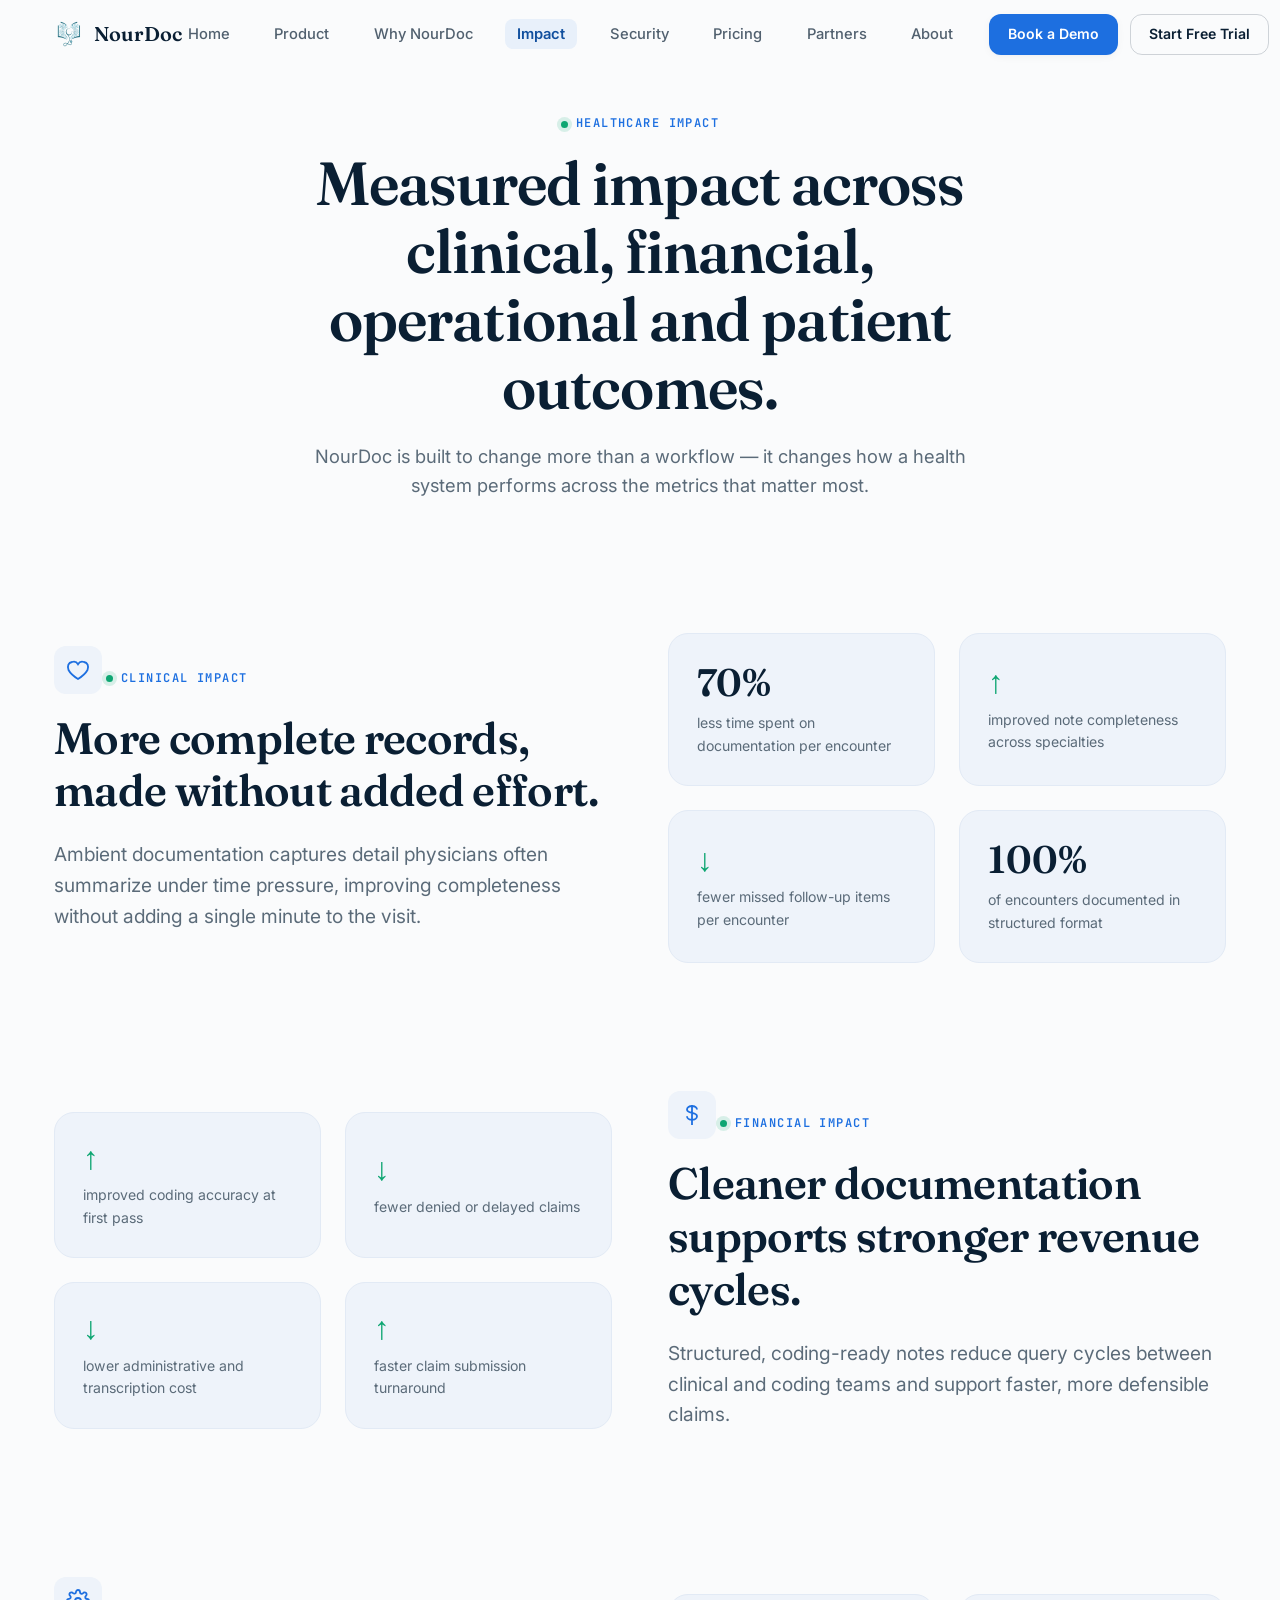
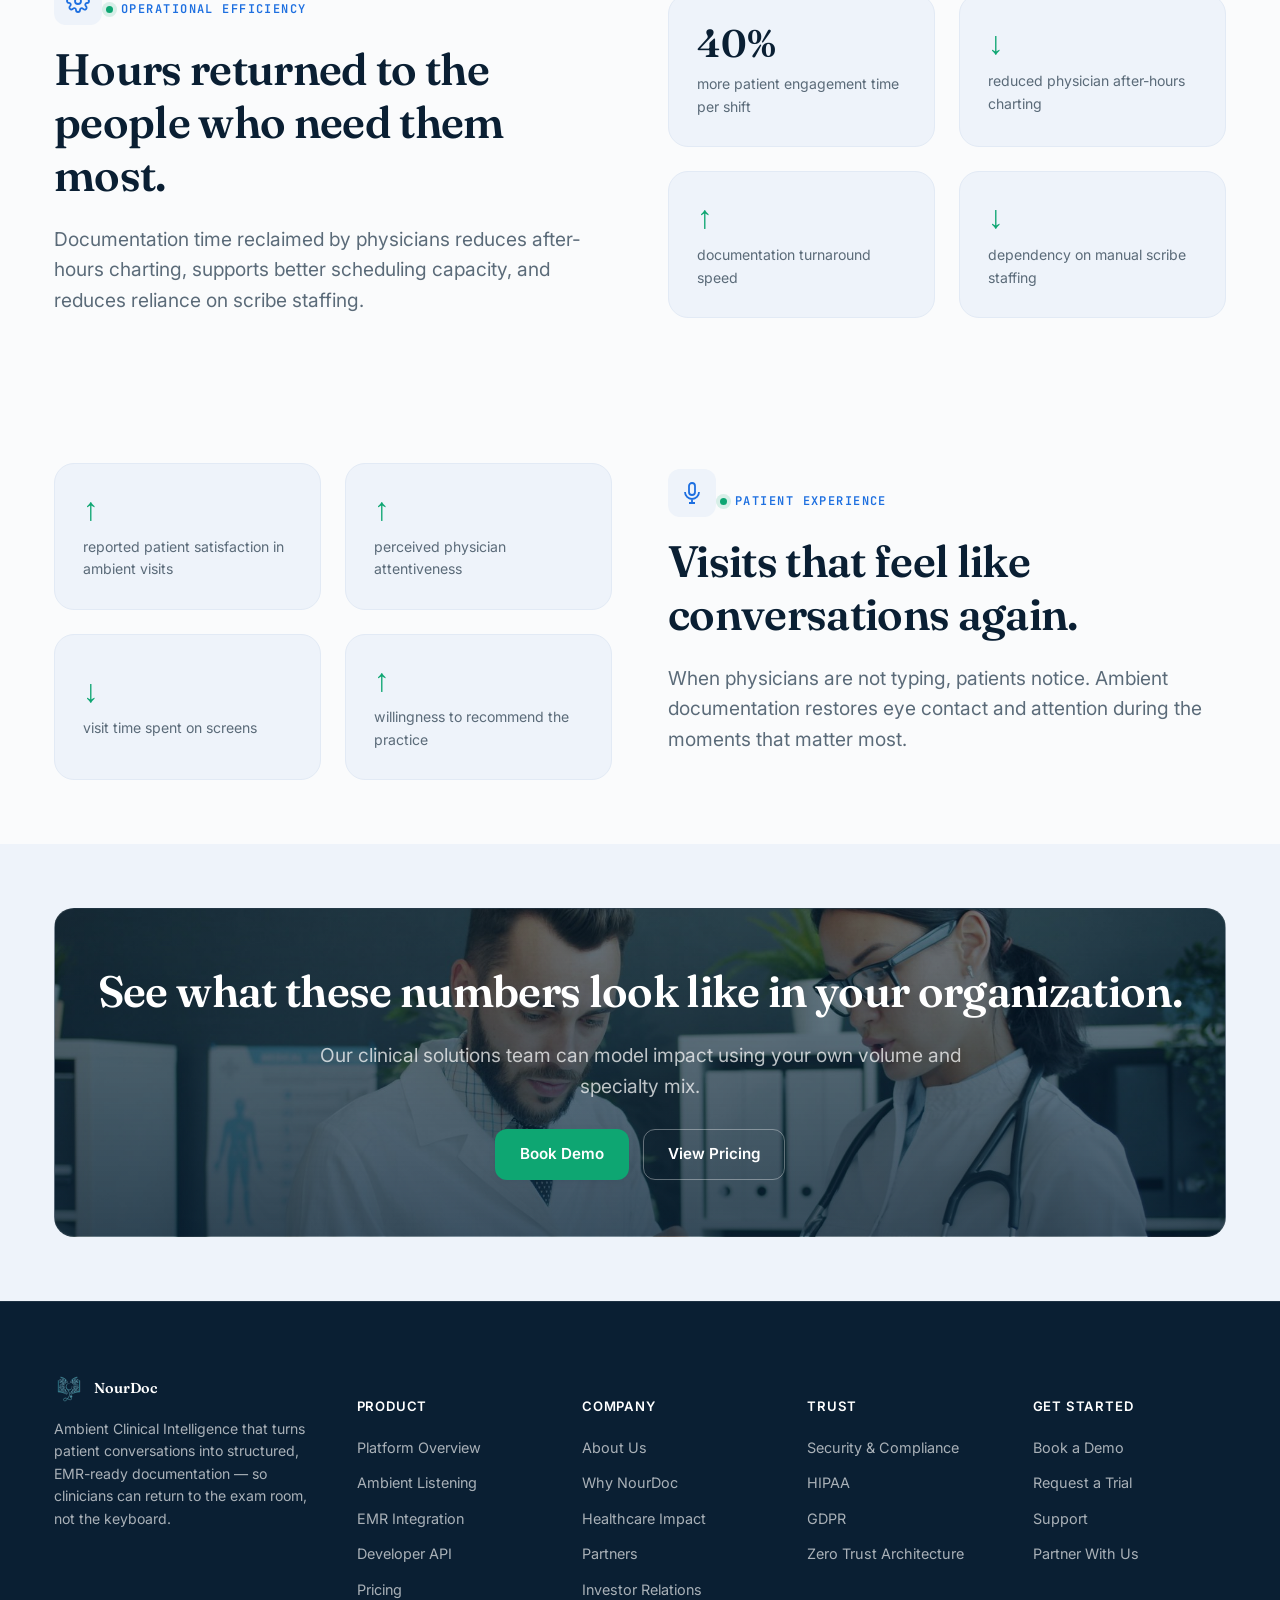
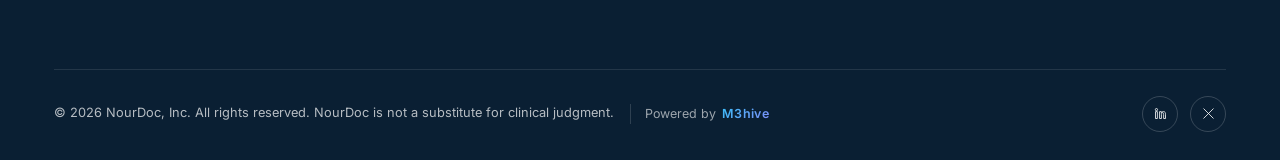
<file: healthcare-impact.html>
<!DOCTYPE html>
<html lang="en">
<head>
<meta charset="UTF-8">
<meta name="viewport" content="width=device-width, initial-scale=1.0">
<title>Healthcare Impact | NourDoc &mdash; Ambient Clinical Intelligence</title>
<meta name="description" content="Explore the measured clinical, financial, operational and patient-experience impact of NourDoc's Ambient Clinical Intelligence platform.">
<meta property="og:title" content="Healthcare Impact | NourDoc">
<meta property="og:description" content="Explore the measured clinical, financial, operational and patient-experience impact of NourDoc's Ambient Clinical Intelligence platform.">
<meta property="og:type" content="website">
<meta property="og:site_name" content="NourDoc">
<meta name="theme-color" content="#0A1F33">
<link rel="icon" href="assets/images/favicon.ico" type="image/x-icon">
<link rel="preconnect" href="https://fonts.googleapis.com">
<link rel="preconnect" href="https://fonts.gstatic.com" crossorigin>
<link href="https://fonts.googleapis.com/css2?family=Fraunces:opsz,wght@9..144,500;9..144,560;9..144,620&family=Inter:wght@400;500;600;700&family=JetBrains+Mono:wght@500;600&display=swap" rel="stylesheet">
<link rel="stylesheet" href="css/style.css">
<script type="application/ld+json">
{
  "@context": "https://schema.org",
  "@type": "MedicalOrganization",
  "name": "NourDoc",
  "description": "AI-powered Ambient Clinical Intelligence platform that converts doctor-patient conversations into structured clinical documentation.",
  "url": "https://www.nourdoc.ai"
}
</script>
</head>
<body>
<nav class="nav" role="navigation" aria-label="Main navigation">
  <div class="nav-inner">
    <a href="index.html" class="brand" aria-label="NourDoc Home"><img src="assets/images/logo.png" alt="NourDoc" class="mark" width="30" height="30">NourDoc</a>
    <ul class="nav-links" id="nav-menu">
      <li><a href="index.html">Home</a></li>
      <li><a href="product.html">Product</a></li>
      <li><a href="why-nourdoc.html">Why NourDoc</a></li>
      <li><a href="healthcare-impact.html" class="active" aria-current="page">Impact</a></li>
      <li><a href="security-compliance.html">Security</a></li>
      <li><a href="pricing.html">Pricing</a></li>
      <li><a href="partners.html">Partners</a></li>
      <li><a href="about.html">About</a></li>
    </ul>
    <div class="nav-cta">
      <a href="contact.html" class="btn btn-primary btn-sm">Book a Demo</a>
      <a href="pricing.html" class="btn btn-ghost btn-sm">Start Free Trial</a>
    </div>
    <button class="nav-toggle" aria-label="Toggle menu" aria-expanded="false" aria-controls="nav-menu"><span></span><span></span><span></span></button>
  </div>
</nav>

<section class="hero" style="padding-bottom:20px;">
  <div class="container">
    <div class="section-head" data-aos="fade-up">
      <div class="eyebrow">Healthcare Impact</div>
      <h1>Measured impact across clinical, financial, operational and patient outcomes.</h1>
      <p class="lede center">NourDoc is built to change more than a workflow &mdash; it changes how a health system performs across the metrics that matter most.</p>
    </div>
  </div>
</section>

<section id="clinical">
  <div class="container">
    <div class="two-col" data-aos="fade-up">
      <div style="">
        <div class="icon" style="margin-bottom:18px"><svg viewBox="0 0 24 24" fill="none" stroke="currentColor" stroke-width="1.8"><path d="M12 21s-7-4.4-9.5-9C1 8 2.5 4.5 6 4a5 5 0 016 2.2A5 5 0 0118 4c3.5.5 5 4 3.5 8-2.5 4.6-9.5 9-9.5 9z"/></svg></div>
        <div class="eyebrow">Clinical Impact</div>
        <h2>More complete records, made without added effort.</h2>
        <p class="lede">Ambient documentation captures detail physicians often summarize under time pressure, improving completeness without adding a single minute to the visit.</p>
      </div>
      <div class="grid grid-2"><div class="stat-card"><span class="num">70%</span><p class="cap">less time spent on documentation per encounter</p></div><div class="stat-card"><span class="num text-arrow">&uarr;</span><p class="cap">improved note completeness across specialties</p></div><div class="stat-card"><span class="num text-arrow">&darr;</span><p class="cap">fewer missed follow-up items per encounter</p></div><div class="stat-card"><span class="num">100%</span><p class="cap">of encounters documented in structured format</p></div></div>
    </div>
  </div>
</section>

<div class="divider container"></div>

<section id="financial">
  <div class="container">
    <div class="two-col" data-aos="fade-up">
      <div style="order:2">
        <div class="icon" style="margin-bottom:18px"><svg viewBox="0 0 24 24" fill="none" stroke="currentColor" stroke-width="1.8"><path d="M12 2v20M17 6.5c0-1.9-2.2-3.5-5-3.5s-5 1.6-5 3.5c0 4.5 10 2.3 10 6.7 0 1.9-2.2 3.5-5 3.5s-5-1.6-5-3.5"/></svg></div>
        <div class="eyebrow">Financial Impact</div>
        <h2>Cleaner documentation supports stronger revenue cycles.</h2>
        <p class="lede">Structured, coding-ready notes reduce query cycles between clinical and coding teams and support faster, more defensible claims.</p>
      </div>
      <div class="grid grid-2"><div class="stat-card"><span class="num text-arrow">&uarr;</span><p class="cap">improved coding accuracy at first pass</p></div><div class="stat-card"><span class="num text-arrow">&darr;</span><p class="cap">fewer denied or delayed claims</p></div><div class="stat-card"><span class="num text-arrow">&darr;</span><p class="cap">lower administrative and transcription cost</p></div><div class="stat-card"><span class="num text-arrow">&uarr;</span><p class="cap">faster claim submission turnaround</p></div></div>
    </div>
  </div>
</section>

<div class="divider container"></div>

<section id="operational">
  <div class="container">
    <div class="two-col" data-aos="fade-up">
      <div style="">
        <div class="icon" style="margin-bottom:18px"><svg viewBox="0 0 24 24" fill="none" stroke="currentColor" stroke-width="1.8"><circle cx="12" cy="12" r="3"/><path d="M19.4 15a1.7 1.7 0 00.3 1.9l.1.1a2 2 0 11-2.8 2.8l-.1-.1a1.7 1.7 0 00-1.9-.3 1.7 1.7 0 00-1 1.5V21a2 2 0 11-4 0v-.1a1.7 1.7 0 00-1-1.6 1.7 1.7 0 00-1.9.3l-.1.1a2 2 0 11-2.8-2.8l.1-.1a1.7 1.7 0 00.3-1.9 1.7 1.7 0 00-1.5-1H3a2 2 0 110-4h.1a1.7 1.7 0 001.5-1 1.7 1.7 0 00-.3-1.9l-.1-.1a2 2 0 112.8-2.8l.1.1a1.7 1.7 0 001.9.3H9a1.7 1.7 0 001-1.5V3a2 2 0 114 0v.1a1.7 1.7 0 001 1.5 1.7 1.7 0 001.9-.3l.1-.1a2 2 0 112.8 2.8l-.1.1a1.7 1.7 0 00-.3 1.9V9a1.7 1.7 0 001.5 1H21a2 2 0 110 4h-.1a1.7 1.7 0 00-1.5 1z"/></svg></div>
        <div class="eyebrow">Operational Efficiency</div>
        <h2>Hours returned to the people who need them most.</h2>
        <p class="lede">Documentation time reclaimed by physicians reduces after-hours charting, supports better scheduling capacity, and reduces reliance on scribe staffing.</p>
      </div>
      <div class="grid grid-2"><div class="stat-card"><span class="num">40%</span><p class="cap">more patient engagement time per shift</p></div><div class="stat-card"><span class="num text-arrow">&darr;</span><p class="cap">reduced physician after-hours charting</p></div><div class="stat-card"><span class="num text-arrow">&uarr;</span><p class="cap">documentation turnaround speed</p></div><div class="stat-card"><span class="num text-arrow">&darr;</span><p class="cap">dependency on manual scribe staffing</p></div></div>
    </div>
  </div>
</section>

<div class="divider container"></div>

<section id="patient">
  <div class="container">
    <div class="two-col" data-aos="fade-up">
      <div style="order:2">
        <div class="icon" style="margin-bottom:18px"><svg viewBox="0 0 24 24" fill="none" stroke="currentColor" stroke-width="1.8"><rect x="9" y="2" width="6" height="12" rx="3"/><path d="M5 11a7 7 0 0014 0M12 18v4M9 22h6"/></svg></div>
        <div class="eyebrow">Patient Experience</div>
        <h2>Visits that feel like conversations again.</h2>
        <p class="lede">When physicians are not typing, patients notice. Ambient documentation restores eye contact and attention during the moments that matter most.</p>
      </div>
      <div class="grid grid-2"><div class="stat-card"><span class="num text-arrow">&uarr;</span><p class="cap">reported patient satisfaction in ambient visits</p></div><div class="stat-card"><span class="num text-arrow">&uarr;</span><p class="cap">perceived physician attentiveness</p></div><div class="stat-card"><span class="num text-arrow">&darr;</span><p class="cap">visit time spent on screens</p></div><div class="stat-card"><span class="num text-arrow">&uarr;</span><p class="cap">willingness to recommend the practice</p></div></div>
    </div>
  </div>
</section>

<section class="section-mist">
  <div class="container">
    <div class="cta-band" data-aos="zoom-in">
      <h2>See what these numbers look like in your organization.</h2>
      <p class="lede center">Our clinical solutions team can model impact using your own volume and specialty mix.</p>
      <div class="btns">
        <a href="contact.html" class="btn btn-accent">Book Demo</a>
        <a href="pricing.html" class="btn btn-line">View Pricing</a>
      </div>
    </div>
  </div>
</section>

<footer class="site-footer">
  <div class="container">
    <div class="footer-grid">
      <div class="footer-brand">
        <a href="index.html" class="brand"><img src="assets/images/logo.png" alt="NourDoc" class="mark" width="30" height="30">NourDoc</a>
        <p>Ambient Clinical Intelligence that turns patient conversations into structured, EMR-ready documentation &mdash; so clinicians can return to the exam room, not the keyboard.</p>
      </div>
      <div>
        <h5>Product</h5>
        <ul>
          <li><a href="product.html">Platform Overview</a></li>
          <li><a href="product.html#ambient">Ambient Listening</a></li>
          <li><a href="product.html#emr">EMR Integration</a></li>
          <li><a href="product.html#api">Developer API</a></li>
          <li><a href="pricing.html">Pricing</a></li>
        </ul>
      </div>
      <div>
        <h5>Company</h5>
        <ul>
          <li><a href="about.html">About Us</a></li>
          <li><a href="why-nourdoc.html">Why NourDoc</a></li>
          <li><a href="healthcare-impact.html">Healthcare Impact</a></li>
          <li><a href="partners.html">Partners</a></li>
          <li><a href="contact.html#investors">Investor Relations</a></li>
        </ul>
      </div>
      <div>
        <h5>Trust</h5>
        <ul>
          <li><a href="security-compliance.html">Security &amp; Compliance</a></li>
          <li><a href="security-compliance.html#hipaa">HIPAA</a></li>
          <li><a href="security-compliance.html#gdpr">GDPR</a></li>
          <li><a href="security-compliance.html#architecture">Zero Trust Architecture</a></li>
        </ul>
      </div>
      <div>
        <h5>Get Started</h5>
        <ul>
          <li><a href="contact.html">Book a Demo</a></li>
          <li><a href="contact.html">Request a Trial</a></li>
          <li><a href="contact.html#support">Support</a></li>
          <li><a href="contact.html#partner">Partner With Us</a></li>
        </ul>
      </div>
    </div>
    <div class="footer-bottom">
      <div class="footer-bottom-info">
        <span>&copy; 2026 NourDoc, Inc. All rights reserved. NourDoc is not a substitute for clinical judgment.</span>
        <span class="powered-by">Powered by <a href="https://m3hive.com" target="_blank" rel="noopener noreferrer" class="m3hive-badge">M3hive</a></span>
      </div>
      <div class="footer-social">
        <a href="https://www.linkedin.com/company/nourdoc/posts/?feedView=all" target="_blank" rel="noopener noreferrer" aria-label="LinkedIn"><svg viewBox="0 0 24 24" fill="none" stroke="currentColor" stroke-width="1.6"><path d="M4 9h3v11H4zM5.5 4a1.8 1.8 0 110 3.6A1.8 1.8 0 015.5 4zM10.5 9H13.4V10.6C13.9 9.7 15 9 16.6 9C19.7 9 20 11 20 13.3V20H17V13.9C17 12.5 17 10.7 15 10.7C13 10.7 13.5 12.4 13.5 13.9V20H10.5z"/></svg></a>
        <a href="#" aria-label="X"><svg viewBox="0 0 24 24" fill="none" stroke="currentColor" stroke-width="1.6"><path d="M4 4l16 16M20 4L4 20"/></svg></a>
      </div>
    </div>
  </div>
</footer>
<script src="js/script.js"></script>
</body>
</html>
</file>
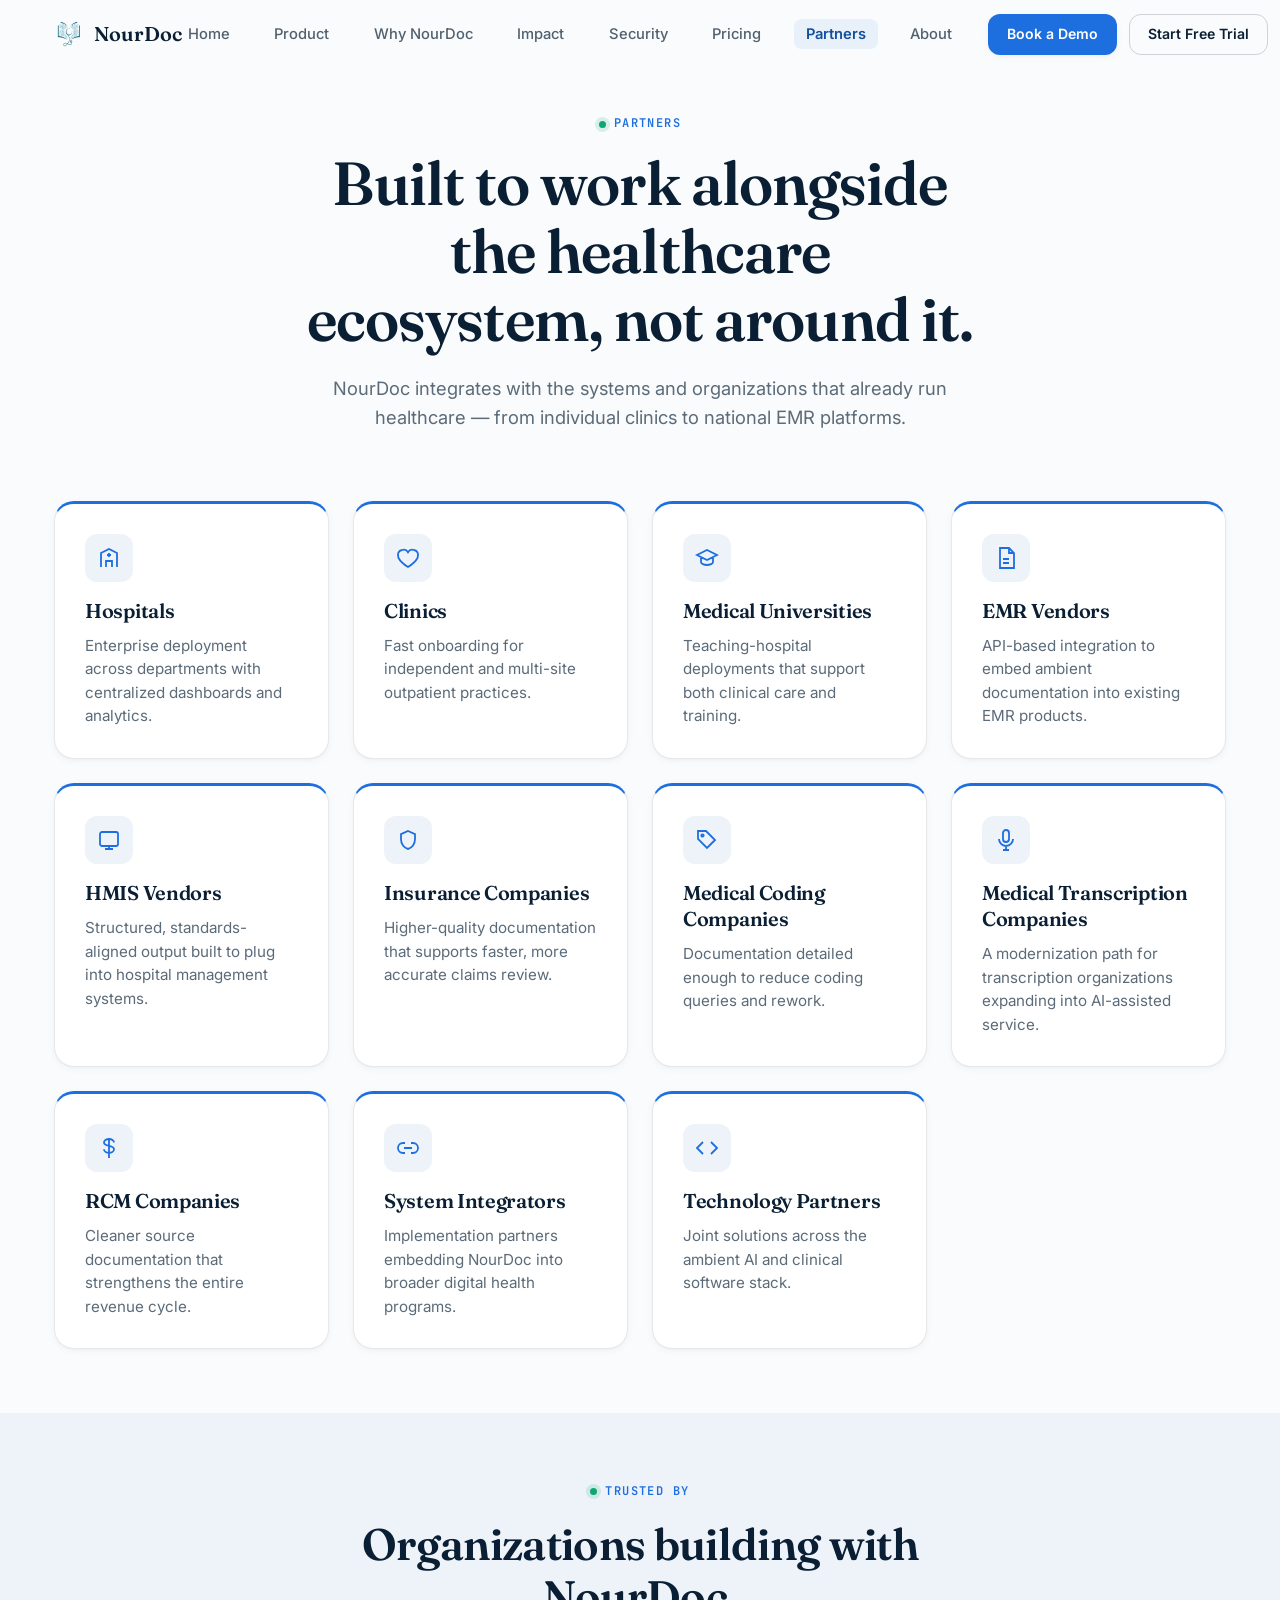
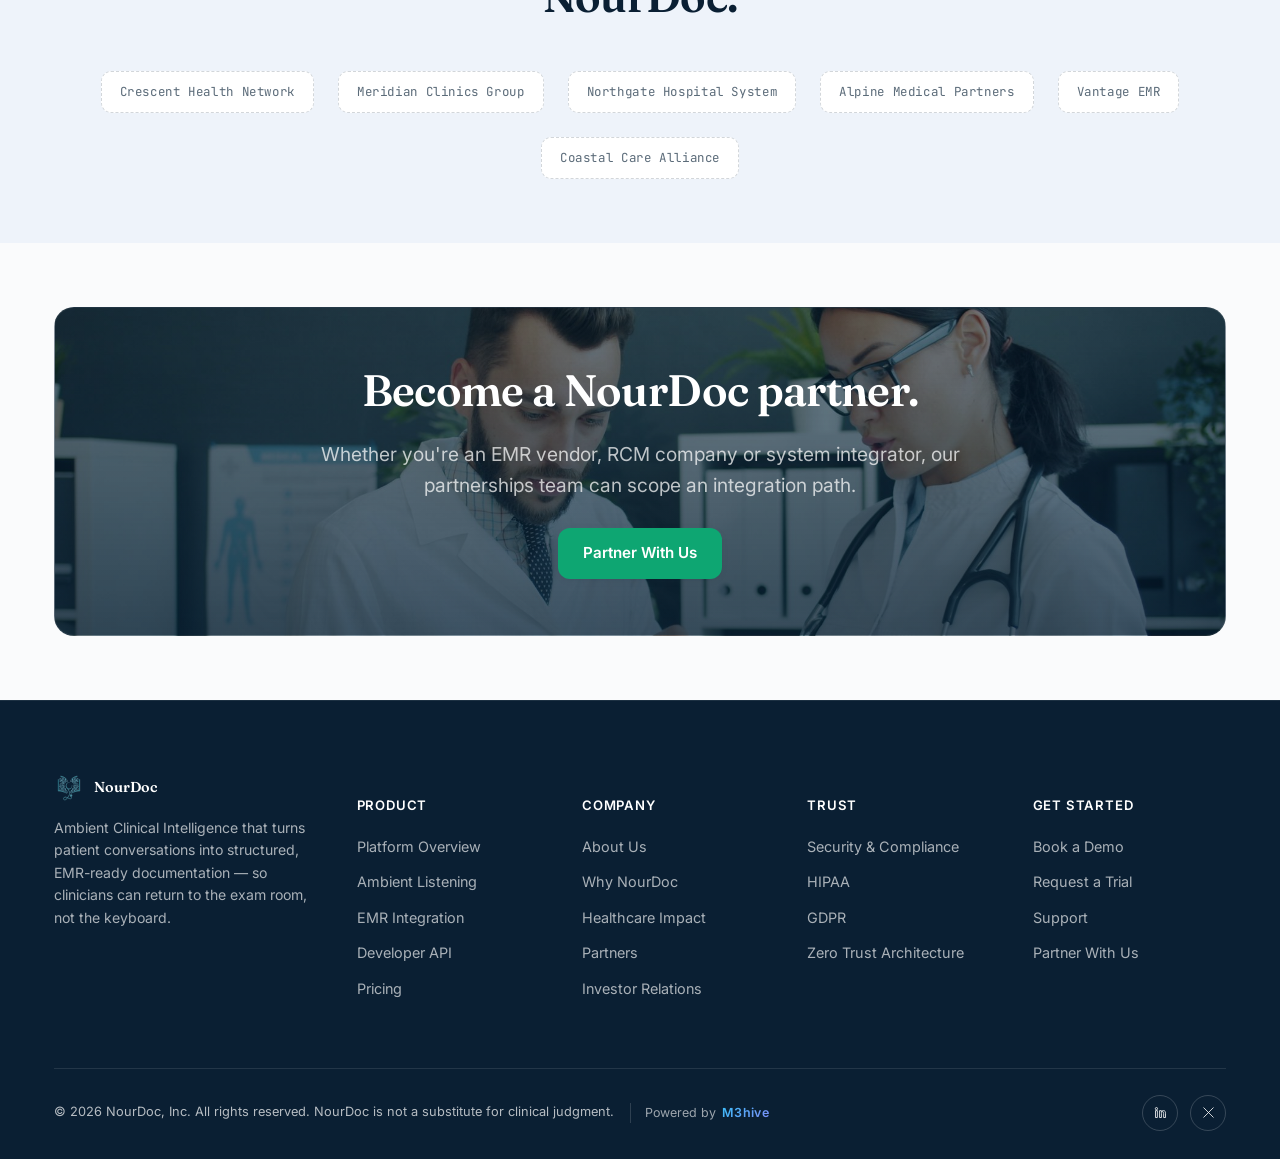
<file: partners.html>
<!DOCTYPE html>
<html lang="en">
<head>
<meta charset="UTF-8">
<meta name="viewport" content="width=device-width, initial-scale=1.0">
<title>Partners | NourDoc &mdash; Ambient Clinical Intelligence</title>
<meta name="description" content="NourDoc partners with hospitals, clinics, EMR and HMIS vendors, insurance companies, medical coding and transcription companies, RCM firms and system integrators.">
<meta property="og:title" content="Partners | NourDoc">
<meta property="og:description" content="NourDoc partners with hospitals, clinics, EMR and HMIS vendors, insurance companies, medical coding and transcription companies, RCM firms and system integrators.">
<meta property="og:type" content="website">
<meta property="og:site_name" content="NourDoc">
<meta name="theme-color" content="#0A1F33">
<link rel="icon" href="assets/images/favicon.ico" type="image/x-icon">
<link rel="preconnect" href="https://fonts.googleapis.com">
<link rel="preconnect" href="https://fonts.gstatic.com" crossorigin>
<link href="https://fonts.googleapis.com/css2?family=Fraunces:opsz,wght@9..144,500;9..144,560;9..144,620&family=Inter:wght@400;500;600;700&family=JetBrains+Mono:wght@500;600&display=swap" rel="stylesheet">
<link rel="stylesheet" href="css/style.css">
<script type="application/ld+json">
{
  "@context": "https://schema.org",
  "@type": "MedicalOrganization",
  "name": "NourDoc",
  "description": "AI-powered Ambient Clinical Intelligence platform that converts doctor-patient conversations into structured clinical documentation.",
  "url": "https://www.nourdoc.ai"
}
</script>
</head>
<body>
<nav class="nav" role="navigation" aria-label="Main navigation">
  <div class="nav-inner">
    <a href="index.html" class="brand" aria-label="NourDoc Home"><img src="assets/images/logo.png" alt="NourDoc" class="mark" width="30" height="30">NourDoc</a>
    <ul class="nav-links" id="nav-menu">
      <li><a href="index.html">Home</a></li>
<li><a href="product.html">Product</a></li>
<li><a href="why-nourdoc.html">Why NourDoc</a></li>
<li><a href="healthcare-impact.html">Impact</a></li>
<li><a href="security-compliance.html">Security</a></li>
<li><a href="pricing.html">Pricing</a></li>
<li><a href="partners.html" class="active" aria-current="page">Partners</a></li>
<li><a href="about.html">About</a></li>

    </ul>
    <div class="nav-cta">
      <a href="contact.html" class="btn btn-primary btn-sm">Book a Demo</a>
      <a href="pricing.html" class="btn btn-ghost btn-sm">Start Free Trial</a>
    </div>
    <button class="nav-toggle" aria-label="Toggle menu" aria-expanded="false" aria-controls="nav-menu"><span></span><span></span><span></span></button>
  </div>
</nav>

<section class="hero" style="padding-bottom:20px">
  <div class="container">
    <div class="section-head" data-aos="fade-up">
      <div class="eyebrow">Partners</div>
      <h1>Built to work alongside the healthcare ecosystem, not around it.</h1>
      <p class="lede center">NourDoc integrates with the systems and organizations that already run healthcare &mdash; from individual clinics to national EMR platforms.</p>
    </div>
  </div>
</section>

<section style="padding-top:0">
  <div class="container">
    <div class="grid grid-4">
      <div class="card top-line" data-aos="fade-up"><div class="icon"><svg viewBox="0 0 24 24" fill="none" stroke="currentColor" stroke-width="1.8"><path d="M4 21V7l8-4 8 4v14M9 21v-6h6v6M12 7v4M10 9h4"/></svg></div><h3>Hospitals</h3><p>Enterprise deployment across departments with centralized dashboards and analytics.</p></div>
      <div class="card top-line" data-aos="fade-up"><div class="icon"><svg viewBox="0 0 24 24" fill="none" stroke="currentColor" stroke-width="1.8"><path d="M12 21s-7-4.4-9.5-9C1 8 2.5 4.5 6 4a5 5 0 016 2.2A5 5 0 0118 4c3.5.5 5 4 3.5 8-2.5 4.6-9.5 9-9.5 9z"/></svg></div><h3>Clinics</h3><p>Fast onboarding for independent and multi-site outpatient practices.</p></div>
      <div class="card top-line" data-aos="fade-up"><div class="icon"><svg viewBox="0 0 24 24" fill="none" stroke="currentColor" stroke-width="1.8"><path d="M2 9l10-5 10 5-10 5-10-5zM6 11v5c0 1.7 3 3 6 3s6-1.3 6-3v-5"/></svg></div><h3>Medical Universities</h3><p>Teaching-hospital deployments that support both clinical care and training.</p></div>
      <div class="card top-line" data-aos="fade-up"><div class="icon"><svg viewBox="0 0 24 24" fill="none" stroke="currentColor" stroke-width="1.8"><path d="M6 2h9l5 5v15H6z"/><path d="M15 2v5h5M9 13h6M9 17h6"/></svg></div><h3>EMR Vendors</h3><p>API-based integration to embed ambient documentation into existing EMR products.</p></div>
      <div class="card top-line" data-aos="fade-up"><div class="icon"><svg viewBox="0 0 24 24" fill="none" stroke="currentColor" stroke-width="1.8"><rect x="3" y="4" width="18" height="14" rx="2"/><path d="M8 21h8M12 18v3"/></svg></div><h3>HMIS Vendors</h3><p>Structured, standards-aligned output built to plug into hospital management systems.</p></div>
      <div class="card top-line" data-aos="fade-up"><div class="icon"><svg viewBox="0 0 24 24" fill="none" stroke="currentColor" stroke-width="1.8"><path d="M12 3l7 3.2v5c0 4.8-3 8.9-7 9.8-4-.9-7-5-7-9.8v-5L12 3z"/></svg></div><h3>Insurance Companies</h3><p>Higher-quality documentation that supports faster, more accurate claims review.</p></div>
      <div class="card top-line" data-aos="fade-up"><div class="icon"><svg viewBox="0 0 24 24" fill="none" stroke="currentColor" stroke-width="1.8"><path d="M20 12l-8 8-9-9V3h8z"/><circle cx="7.5" cy="7.5" r="1.2"/></svg></div><h3>Medical Coding Companies</h3><p>Documentation detailed enough to reduce coding queries and rework.</p></div>
      <div class="card top-line" data-aos="fade-up"><div class="icon"><svg viewBox="0 0 24 24" fill="none" stroke="currentColor" stroke-width="1.8"><rect x="9" y="2" width="6" height="12" rx="3"/><path d="M5 11a7 7 0 0014 0M12 18v4M9 22h6"/></svg></div><h3>Medical Transcription Companies</h3><p>A modernization path for transcription organizations expanding into AI-assisted service.</p></div>
      <div class="card top-line" data-aos="fade-up"><div class="icon"><svg viewBox="0 0 24 24" fill="none" stroke="currentColor" stroke-width="1.8"><path d="M12 2v20M17 6.5c0-1.9-2.2-3.5-5-3.5s-5 1.6-5 3.5c0 4.5 10 2.3 10 6.7 0 1.9-2.2 3.5-5 3.5s-5-1.6-5-3.5"/></svg></div><h3>RCM Companies</h3><p>Cleaner source documentation that strengthens the entire revenue cycle.</p></div>
      <div class="card top-line" data-aos="fade-up"><div class="icon"><svg viewBox="0 0 24 24" fill="none" stroke="currentColor" stroke-width="1.8"><path d="M9 17H7a5 5 0 010-10h2M15 7h2a5 5 0 010 10h-2M8 12h8"/></svg></div><h3>System Integrators</h3><p>Implementation partners embedding NourDoc into broader digital health programs.</p></div>
      <div class="card top-line" data-aos="fade-up"><div class="icon"><svg viewBox="0 0 24 24" fill="none" stroke="currentColor" stroke-width="1.8"><path d="M8 6L2 12l6 6M16 6l6 6-6 6"/></svg></div><h3>Technology Partners</h3><p>Joint solutions across the ambient AI and clinical software stack.</p></div>
    </div>
  </div>
</section>

<section class="section-mist">
  <div class="container">
    <div class="section-head" data-aos="fade-up">
      <div class="eyebrow">Trusted By</div>
      <h2>Organizations building with NourDoc.</h2>
    </div>
    <div class="logo-row" data-aos="fade-up">
      <span class="logo-chip">Crescent Health Network</span>
      <span class="logo-chip">Meridian Clinics Group</span>
      <span class="logo-chip">Northgate Hospital System</span>
      <span class="logo-chip">Alpine Medical Partners</span>
      <span class="logo-chip">Vantage EMR</span>
      <span class="logo-chip">Coastal Care Alliance</span>
    </div>
  </div>
</section>

<section>
  <div class="container">
    <div class="cta-band" data-aos="zoom-in">
      <h2>Become a NourDoc partner.</h2>
      <p class="lede center">Whether you're an EMR vendor, RCM company or system integrator, our partnerships team can scope an integration path.</p>
      <div class="btns">
        <a href="contact.html#partner" class="btn btn-accent">Partner With Us</a>
      </div>
    </div>
  </div>
</section>

<footer class="site-footer">
  <div class="container">
    <div class="footer-grid">
      <div class="footer-brand">
        <a href="index.html" class="brand"><img src="assets/images/logo.png" alt="NourDoc" class="mark" width="30" height="30">NourDoc</a>
        <p>Ambient Clinical Intelligence that turns patient conversations into structured, EMR-ready documentation &mdash; so clinicians can return to the exam room, not the keyboard.</p>
      </div>
      <div>
        <h5>Product</h5>
        <ul>
          <li><a href="product.html">Platform Overview</a></li>
          <li><a href="product.html#ambient">Ambient Listening</a></li>
          <li><a href="product.html#emr">EMR Integration</a></li>
          <li><a href="product.html#api">Developer API</a></li>
          <li><a href="pricing.html">Pricing</a></li>
        </ul>
      </div>
      <div>
        <h5>Company</h5>
        <ul>
          <li><a href="about.html">About Us</a></li>
          <li><a href="why-nourdoc.html">Why NourDoc</a></li>
          <li><a href="healthcare-impact.html">Healthcare Impact</a></li>
          <li><a href="partners.html">Partners</a></li>
          <li><a href="contact.html#investors">Investor Relations</a></li>
        </ul>
      </div>
      <div>
        <h5>Trust</h5>
        <ul>
          <li><a href="security-compliance.html">Security &amp; Compliance</a></li>
          <li><a href="security-compliance.html#hipaa">HIPAA</a></li>
          <li><a href="security-compliance.html#gdpr">GDPR</a></li>
          <li><a href="security-compliance.html#architecture">Zero Trust Architecture</a></li>
        </ul>
      </div>
      <div>
        <h5>Get Started</h5>
        <ul>
          <li><a href="contact.html">Book a Demo</a></li>
          <li><a href="contact.html">Request a Trial</a></li>
          <li><a href="contact.html#support">Support</a></li>
          <li><a href="contact.html#partner">Partner With Us</a></li>
        </ul>
      </div>
    </div>
    <div class="footer-bottom">
      <div class="footer-bottom-info">
        <span>&copy; 2026 NourDoc, Inc. All rights reserved. NourDoc is not a substitute for clinical judgment.</span>
        <span class="powered-by">Powered by <a href="https://m3hive.com" target="_blank" rel="noopener noreferrer" class="m3hive-badge">M3hive</a></span>
      </div>
      <div class="footer-social">
        <a href="https://www.linkedin.com/company/nourdoc/posts/?feedView=all" target="_blank" rel="noopener noreferrer" aria-label="LinkedIn"><svg viewBox="0 0 24 24" fill="none" stroke="currentColor" stroke-width="1.6"><path d="M4 9h3v11H4zM5.5 4a1.8 1.8 0 110 3.6A1.8 1.8 0 015.5 4zM10.5 9H13.4V10.6C13.9 9.7 15 9 16.6 9C19.7 9 20 11 20 13.3V20H17V13.9C17 12.5 17 10.7 15 10.7C13 10.7 13.5 12.4 13.5 13.9V20H10.5z"/></svg></a>
        <a href="#" aria-label="X"><svg viewBox="0 0 24 24" fill="none" stroke="currentColor" stroke-width="1.6"><path d="M4 4l16 16M20 4L4 20"/></svg></a>
      </div>
    </div>
  </div>
</footer>
<script src="js/script.js"></script>
</body>
</html>
</file>
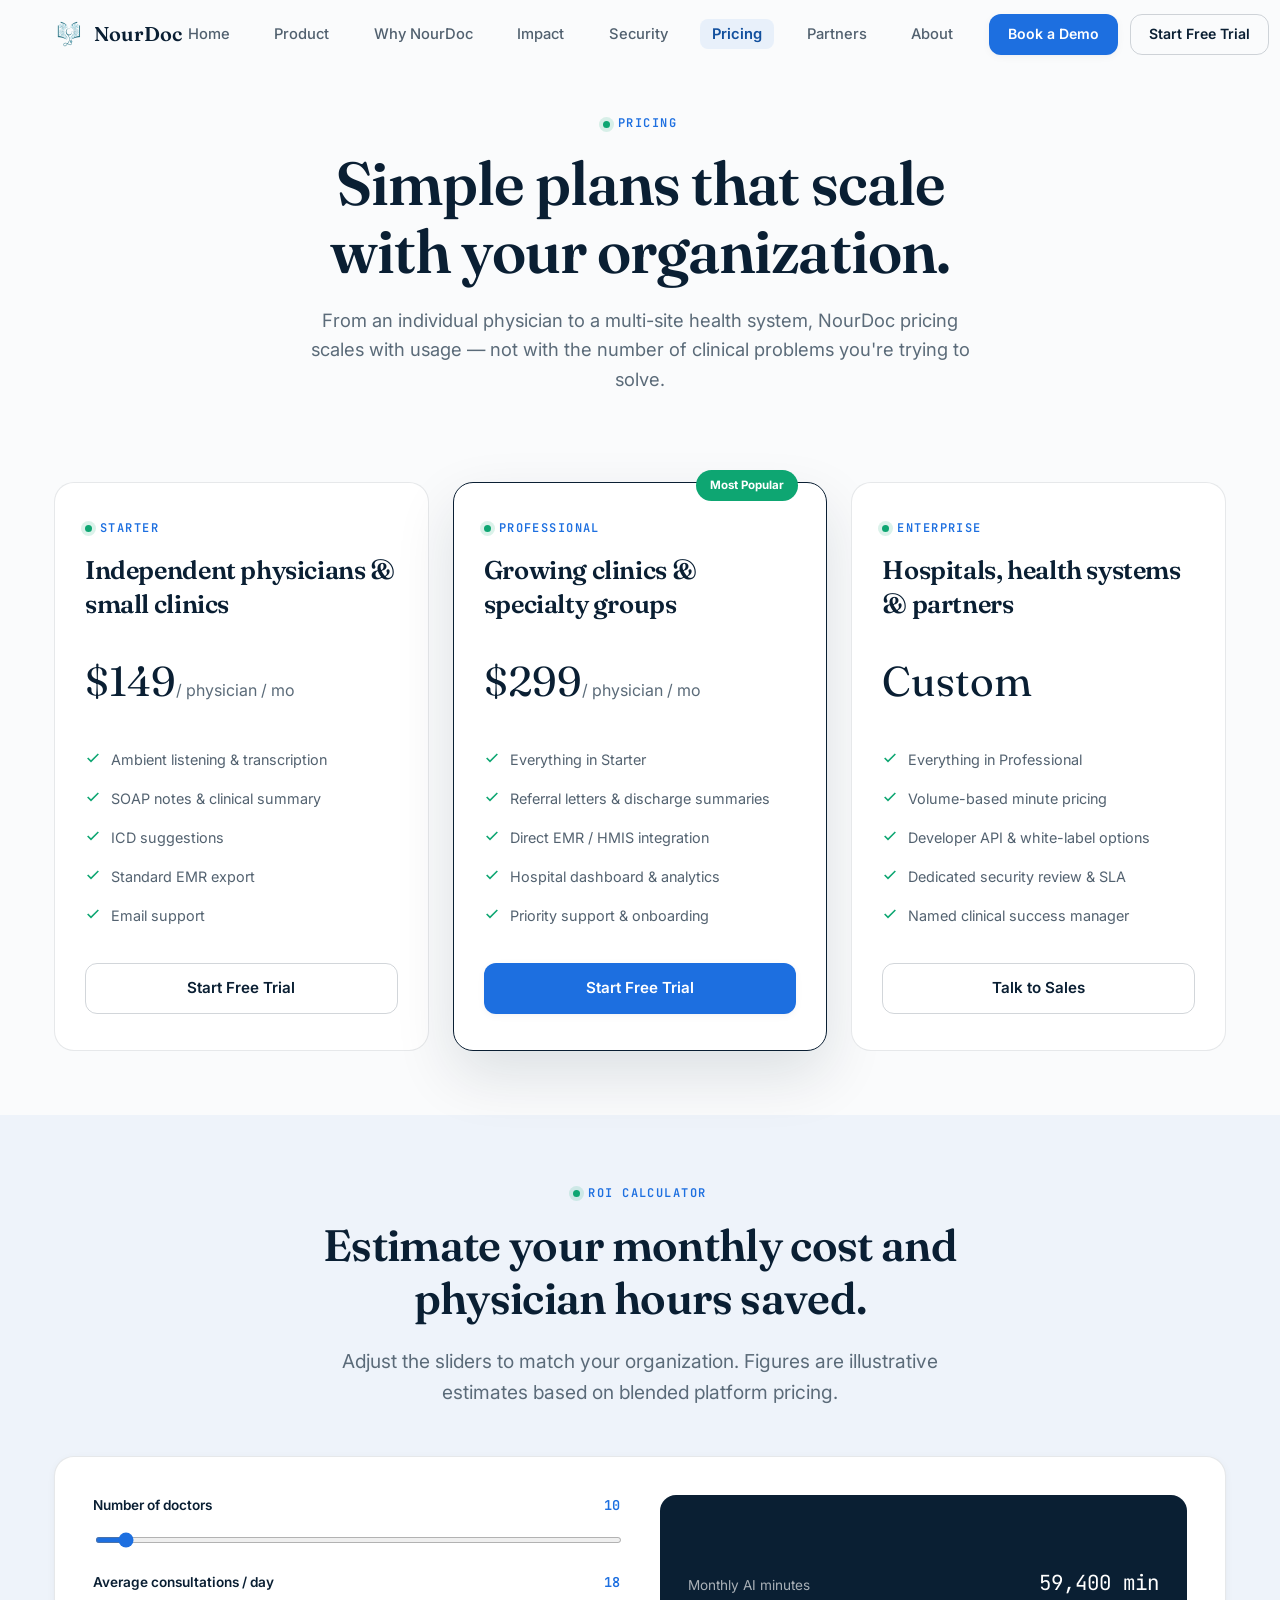
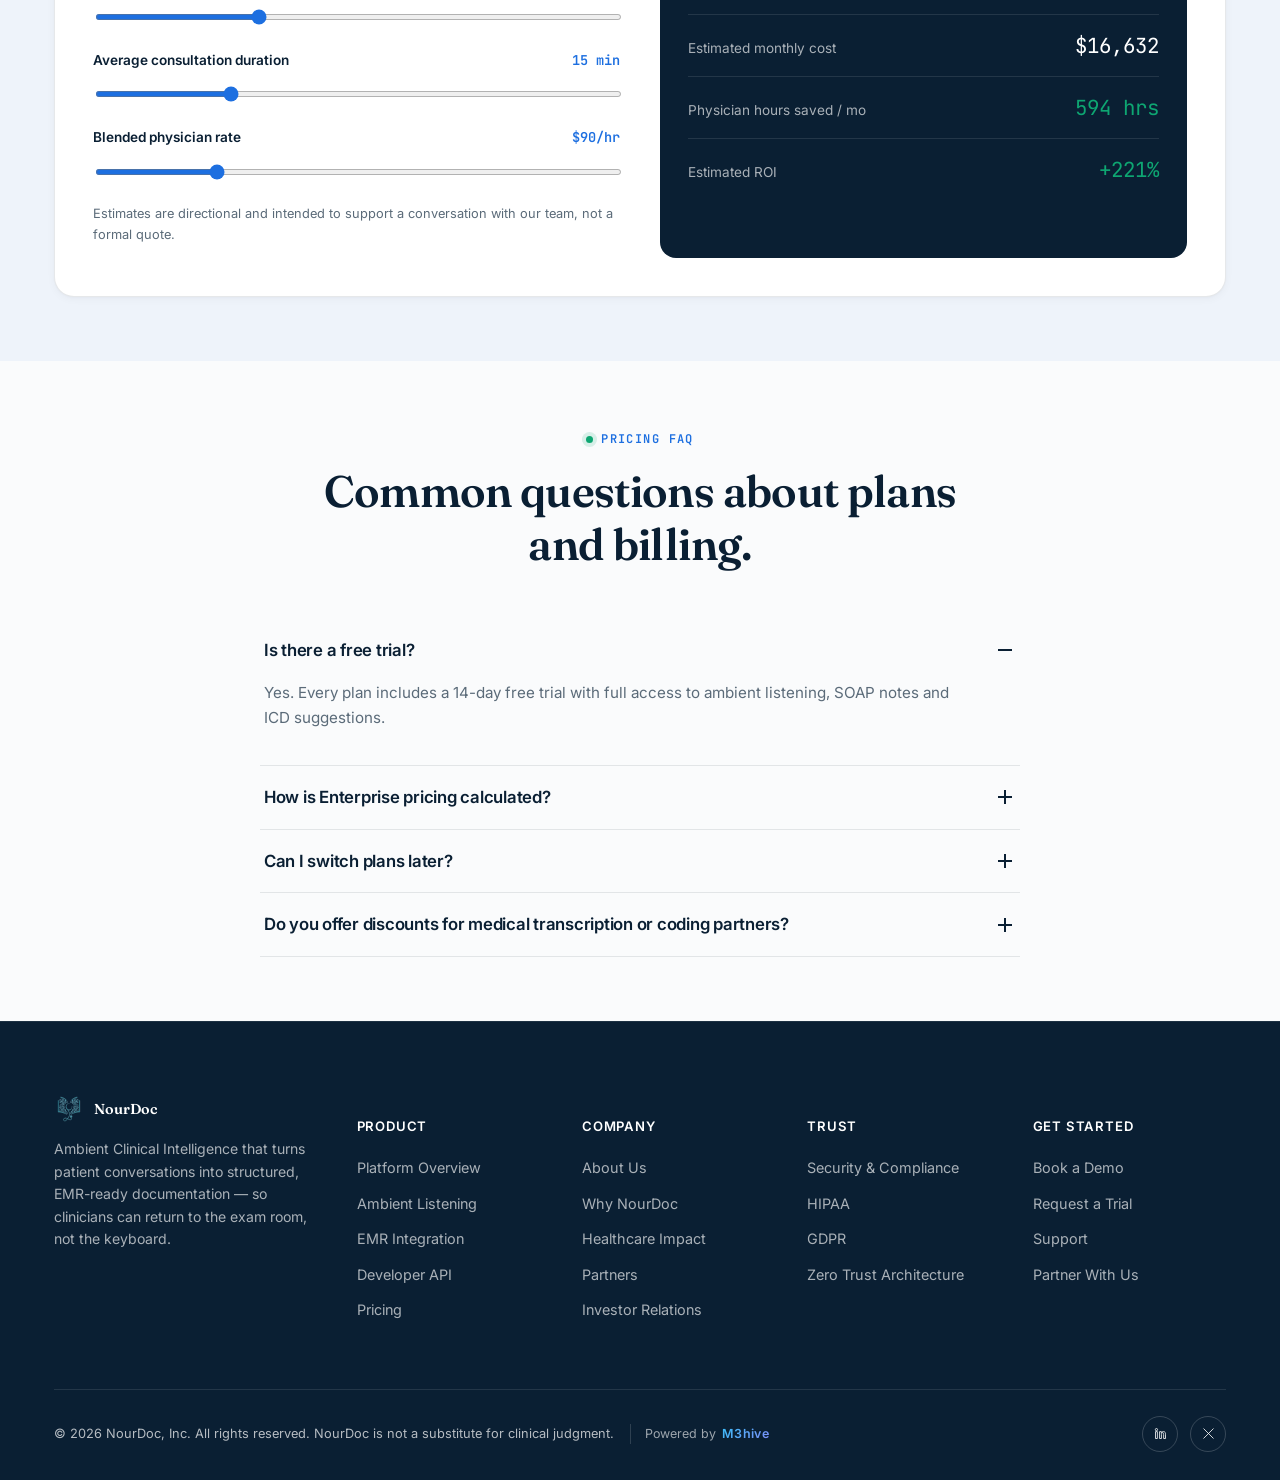
<file: pricing.html>
<!DOCTYPE html>
<html lang="en">
<head>
<meta charset="UTF-8">
<meta name="viewport" content="width=device-width, initial-scale=1.0">
<title>Pricing | NourDoc &mdash; Ambient Clinical Intelligence</title>
<meta name="description" content="NourDoc pricing plans for independent physicians, clinics and enterprise health systems, plus an interactive ROI calculator to estimate cost and hours saved.">
<meta property="og:title" content="Pricing | NourDoc">
<meta property="og:description" content="NourDoc pricing plans for independent physicians, clinics and enterprise health systems, plus an interactive ROI calculator to estimate cost and hours saved.">
<meta property="og:type" content="website">
<meta property="og:site_name" content="NourDoc">
<meta name="theme-color" content="#0A1F33">
<link rel="icon" href="assets/images/favicon.ico" type="image/x-icon">
<link rel="preconnect" href="https://fonts.googleapis.com">
<link rel="preconnect" href="https://fonts.gstatic.com" crossorigin>
<link href="https://fonts.googleapis.com/css2?family=Fraunces:opsz,wght@9..144,500;9..144,560;9..144,620&family=Inter:wght@400;500;600;700&family=JetBrains+Mono:wght@500;600&display=swap" rel="stylesheet">
<link rel="stylesheet" href="css/style.css">
<script type="application/ld+json">
{
  "@context": "https://schema.org",
  "@type": "MedicalOrganization",
  "name": "NourDoc",
  "description": "AI-powered Ambient Clinical Intelligence platform that converts doctor-patient conversations into structured clinical documentation.",
  "url": "https://www.nourdoc.ai"
}
</script>
</head>
<body>
<nav class="nav" role="navigation" aria-label="Main navigation">
  <div class="nav-inner">
    <a href="index.html" class="brand" aria-label="NourDoc Home"><img src="assets/images/logo.png" alt="NourDoc" class="mark" width="30" height="30">NourDoc</a>
    <ul class="nav-links" id="nav-menu">
      <li><a href="index.html">Home</a></li>
      <li><a href="product.html">Product</a></li>
      <li><a href="why-nourdoc.html">Why NourDoc</a></li>
      <li><a href="healthcare-impact.html">Impact</a></li>
      <li><a href="security-compliance.html">Security</a></li>
      <li><a href="pricing.html" class="active" aria-current="page">Pricing</a></li>
      <li><a href="partners.html">Partners</a></li>
      <li><a href="about.html">About</a></li>
    </ul>
    <div class="nav-cta">
      <a href="contact.html" class="btn btn-primary btn-sm">Book a Demo</a>
      <a href="pricing.html" class="btn btn-ghost btn-sm">Start Free Trial</a>
    </div>
    <button class="nav-toggle" aria-label="Toggle menu" aria-expanded="false" aria-controls="nav-menu"><span></span><span></span><span></span></button>
  </div>
</nav>

<section class="hero" style="padding-bottom:20px">
  <div class="container">
    <div class="section-head" data-aos="fade-up">
      <div class="eyebrow">Pricing</div>
      <h1>Simple plans that scale with your organization.</h1>
      <p class="lede center">From an individual physician to a multi-site health system, NourDoc pricing scales with usage &mdash; not with the number of clinical problems you're trying to solve.</p>
    </div>
  </div>
</section>

<section style="padding-top:20px">
  <div class="container">
    <div class="grid grid-3">
      <div class="price-card" data-aos="fade-up">
        <div class="eyebrow">Starter</div>
        <h3>Independent physicians &amp; small clinics</h3>
        <div class="amount">$149<span>/ physician / mo</span></div>
        <ul>
          <li><svg viewBox="0 0 24 24" fill="none" stroke="currentColor" stroke-width="2.4"><path d="M20 6L9 17l-5-5"/></svg>Ambient listening &amp; transcription</li><li><svg viewBox="0 0 24 24" fill="none" stroke="currentColor" stroke-width="2.4"><path d="M20 6L9 17l-5-5"/></svg>SOAP notes &amp; clinical summary</li><li><svg viewBox="0 0 24 24" fill="none" stroke="currentColor" stroke-width="2.4"><path d="M20 6L9 17l-5-5"/></svg>ICD suggestions</li><li><svg viewBox="0 0 24 24" fill="none" stroke="currentColor" stroke-width="2.4"><path d="M20 6L9 17l-5-5"/></svg>Standard EMR export</li><li><svg viewBox="0 0 24 24" fill="none" stroke="currentColor" stroke-width="2.4"><path d="M20 6L9 17l-5-5"/></svg>Email support</li>
        </ul>
        <a href="contact.html" class="btn btn-ghost">Start Free Trial</a>
      </div>
      <div class="price-card featured" data-aos="fade-up" data-aos-delay="100">
        <span class="tag">Most Popular</span>
        <div class="eyebrow">Professional</div>
        <h3>Growing clinics &amp; specialty groups</h3>
        <div class="amount">$299<span>/ physician / mo</span></div>
        <ul>
          <li><svg viewBox="0 0 24 24" fill="none" stroke="currentColor" stroke-width="2.4"><path d="M20 6L9 17l-5-5"/></svg>Everything in Starter</li><li><svg viewBox="0 0 24 24" fill="none" stroke="currentColor" stroke-width="2.4"><path d="M20 6L9 17l-5-5"/></svg>Referral letters &amp; discharge summaries</li><li><svg viewBox="0 0 24 24" fill="none" stroke="currentColor" stroke-width="2.4"><path d="M20 6L9 17l-5-5"/></svg>Direct EMR / HMIS integration</li><li><svg viewBox="0 0 24 24" fill="none" stroke="currentColor" stroke-width="2.4"><path d="M20 6L9 17l-5-5"/></svg>Hospital dashboard &amp; analytics</li><li><svg viewBox="0 0 24 24" fill="none" stroke="currentColor" stroke-width="2.4"><path d="M20 6L9 17l-5-5"/></svg>Priority support &amp; onboarding</li>
        </ul>
        <a href="contact.html" class="btn btn-primary">Start Free Trial</a>
      </div>
      <div class="price-card" data-aos="fade-up" data-aos-delay="200">
        <div class="eyebrow">Enterprise</div>
        <h3>Hospitals, health systems &amp; partners</h3>
        <div class="amount">Custom</div>
        <ul>
          <li><svg viewBox="0 0 24 24" fill="none" stroke="currentColor" stroke-width="2.4"><path d="M20 6L9 17l-5-5"/></svg>Everything in Professional</li><li><svg viewBox="0 0 24 24" fill="none" stroke="currentColor" stroke-width="2.4"><path d="M20 6L9 17l-5-5"/></svg>Volume-based minute pricing</li><li><svg viewBox="0 0 24 24" fill="none" stroke="currentColor" stroke-width="2.4"><path d="M20 6L9 17l-5-5"/></svg>Developer API &amp; white-label options</li><li><svg viewBox="0 0 24 24" fill="none" stroke="currentColor" stroke-width="2.4"><path d="M20 6L9 17l-5-5"/></svg>Dedicated security review &amp; SLA</li><li><svg viewBox="0 0 24 24" fill="none" stroke="currentColor" stroke-width="2.4"><path d="M20 6L9 17l-5-5"/></svg>Named clinical success manager</li>
        </ul>
        <a href="contact.html" class="btn btn-ghost">Talk to Sales</a>
      </div>
    </div>
  </div>
</section>

<section class="section-mist">
  <div class="container">
    <div class="section-head" data-aos="fade-up">
      <div class="eyebrow">ROI Calculator</div>
      <h2>Estimate your monthly cost and physician hours saved.</h2>
      <p class="lede center">Adjust the sliders to match your organization. Figures are illustrative estimates based on blended platform pricing.</p>
    </div>
    <div class="calc-panel" id="roiCalculator" data-aos="fade-up">
      <div>
        <div class="range-row">
          <label>Number of doctors <span class="val" id="v-doctors">10</span></label>
          <input type="range" id="c-doctors" min="1" max="200" value="10">
        </div>
        <div class="range-row">
          <label>Average consultations / day <span class="val" id="v-consults">18</span></label>
          <input type="range" id="c-consults" min="4" max="50" value="18">
        </div>
        <div class="range-row">
          <label>Average consultation duration <span class="val" id="v-duration">15 min</span></label>
          <input type="range" id="c-duration" min="5" max="45" value="15">
        </div>
        <div class="range-row">
          <label>Blended physician rate <span class="val" id="v-rate">$90/hr</span></label>
          <input type="range" id="c-rate" min="30" max="300" value="90">
        </div>
        <p class="form-note">Estimates are directional and intended to support a conversation with our team, not a formal quote.</p>
      </div>
      <div class="calc-results">
        <div class="r-row"><span class="r-label">Monthly AI minutes</span><span class="r-val" id="r-minutes">&mdash;</span></div>
        <div class="r-row"><span class="r-label">Estimated monthly cost</span><span class="r-val" id="r-cost">&mdash;</span></div>
        <div class="r-row"><span class="r-label">Physician hours saved / mo</span><span class="r-val green" id="r-hours">&mdash;</span></div>
        <div class="r-row"><span class="r-label">Estimated ROI</span><span class="r-val green" id="r-roi">&mdash;</span></div>
      </div>
    </div>
  </div>
</section>

<section>
  <div class="container">
    <div class="section-head" data-aos="fade-up">
      <div class="eyebrow">Pricing FAQ</div>
      <h2>Common questions about plans and billing.</h2>
    </div>
    <div style="max-width:760px;margin:0 auto">
      <div class="acc-item open">
        <div class="acc-head"><h4>Is there a free trial?</h4><span class="acc-icon"></span></div>
        <div class="acc-body" style="max-height:200px"><p>Yes. Every plan includes a 14-day free trial with full access to ambient listening, SOAP notes and ICD suggestions.</p></div>
      </div>
      <div class="acc-item">
        <div class="acc-head"><h4>How is Enterprise pricing calculated?</h4><span class="acc-icon"></span></div>
        <div class="acc-body"><p>Enterprise plans are typically priced on AI minutes processed per month, with volume discounts for larger deployments.</p></div>
      </div>
      <div class="acc-item">
        <div class="acc-head"><h4>Can I switch plans later?</h4><span class="acc-icon"></span></div>
        <div class="acc-body"><p>Yes, plans can be upgraded or adjusted at any time as your organization's usage changes.</p></div>
      </div>
      <div class="acc-item">
        <div class="acc-head"><h4>Do you offer discounts for medical transcription or coding partners?</h4><span class="acc-icon"></span></div>
        <div class="acc-body"><p>Yes. Partner and volume pricing is available for transcription companies, coding companies and RCM organizations &mdash; reach out to our partnerships team.</p></div>
      </div>
    </div>
  </div>
</section>

<footer class="site-footer">
  <div class="container">
    <div class="footer-grid">
      <div class="footer-brand">
        <a href="index.html" class="brand"><img src="assets/images/logo.png" alt="NourDoc" class="mark" width="30" height="30">NourDoc</a>
        <p>Ambient Clinical Intelligence that turns patient conversations into structured, EMR-ready documentation &mdash; so clinicians can return to the exam room, not the keyboard.</p>
      </div>
      <div>
        <h5>Product</h5>
        <ul>
          <li><a href="product.html">Platform Overview</a></li>
          <li><a href="product.html#ambient">Ambient Listening</a></li>
          <li><a href="product.html#emr">EMR Integration</a></li>
          <li><a href="product.html#api">Developer API</a></li>
          <li><a href="pricing.html">Pricing</a></li>
        </ul>
      </div>
      <div>
        <h5>Company</h5>
        <ul>
          <li><a href="about.html">About Us</a></li>
          <li><a href="why-nourdoc.html">Why NourDoc</a></li>
          <li><a href="healthcare-impact.html">Healthcare Impact</a></li>
          <li><a href="partners.html">Partners</a></li>
          <li><a href="contact.html#investors">Investor Relations</a></li>
        </ul>
      </div>
      <div>
        <h5>Trust</h5>
        <ul>
          <li><a href="security-compliance.html">Security &amp; Compliance</a></li>
          <li><a href="security-compliance.html#hipaa">HIPAA</a></li>
          <li><a href="security-compliance.html#gdpr">GDPR</a></li>
          <li><a href="security-compliance.html#architecture">Zero Trust Architecture</a></li>
        </ul>
      </div>
      <div>
        <h5>Get Started</h5>
        <ul>
          <li><a href="contact.html">Book a Demo</a></li>
          <li><a href="contact.html">Request a Trial</a></li>
          <li><a href="contact.html#support">Support</a></li>
          <li><a href="contact.html#partner">Partner With Us</a></li>
        </ul>
      </div>
    </div>
    <div class="footer-bottom">
      <div class="footer-bottom-info">
        <span>&copy; 2026 NourDoc, Inc. All rights reserved. NourDoc is not a substitute for clinical judgment.</span>
        <span class="powered-by">Powered by <a href="https://m3hive.com" target="_blank" rel="noopener noreferrer" class="m3hive-badge">M3hive</a></span>
      </div>
      <div class="footer-social">
        <a href="https://www.linkedin.com/company/nourdoc/posts/?feedView=all" target="_blank" rel="noopener noreferrer" aria-label="LinkedIn"><svg viewBox="0 0 24 24" fill="none" stroke="currentColor" stroke-width="1.6"><path d="M4 9h3v11H4zM5.5 4a1.8 1.8 0 110 3.6A1.8 1.8 0 015.5 4zM10.5 9H13.4V10.6C13.9 9.7 15 9 16.6 9C19.7 9 20 11 20 13.3V20H17V13.9C17 12.5 17 10.7 15 10.7C13 10.7 13.5 12.4 13.5 13.9V20H10.5z"/></svg></a>
        <a href="#" aria-label="X"><svg viewBox="0 0 24 24" fill="none" stroke="currentColor" stroke-width="1.6"><path d="M4 4l16 16M20 4L4 20"/></svg></a>
      </div>
    </div>
  </div>
</footer>
<script src="js/script.js"></script>
</body>
</html>
</file>
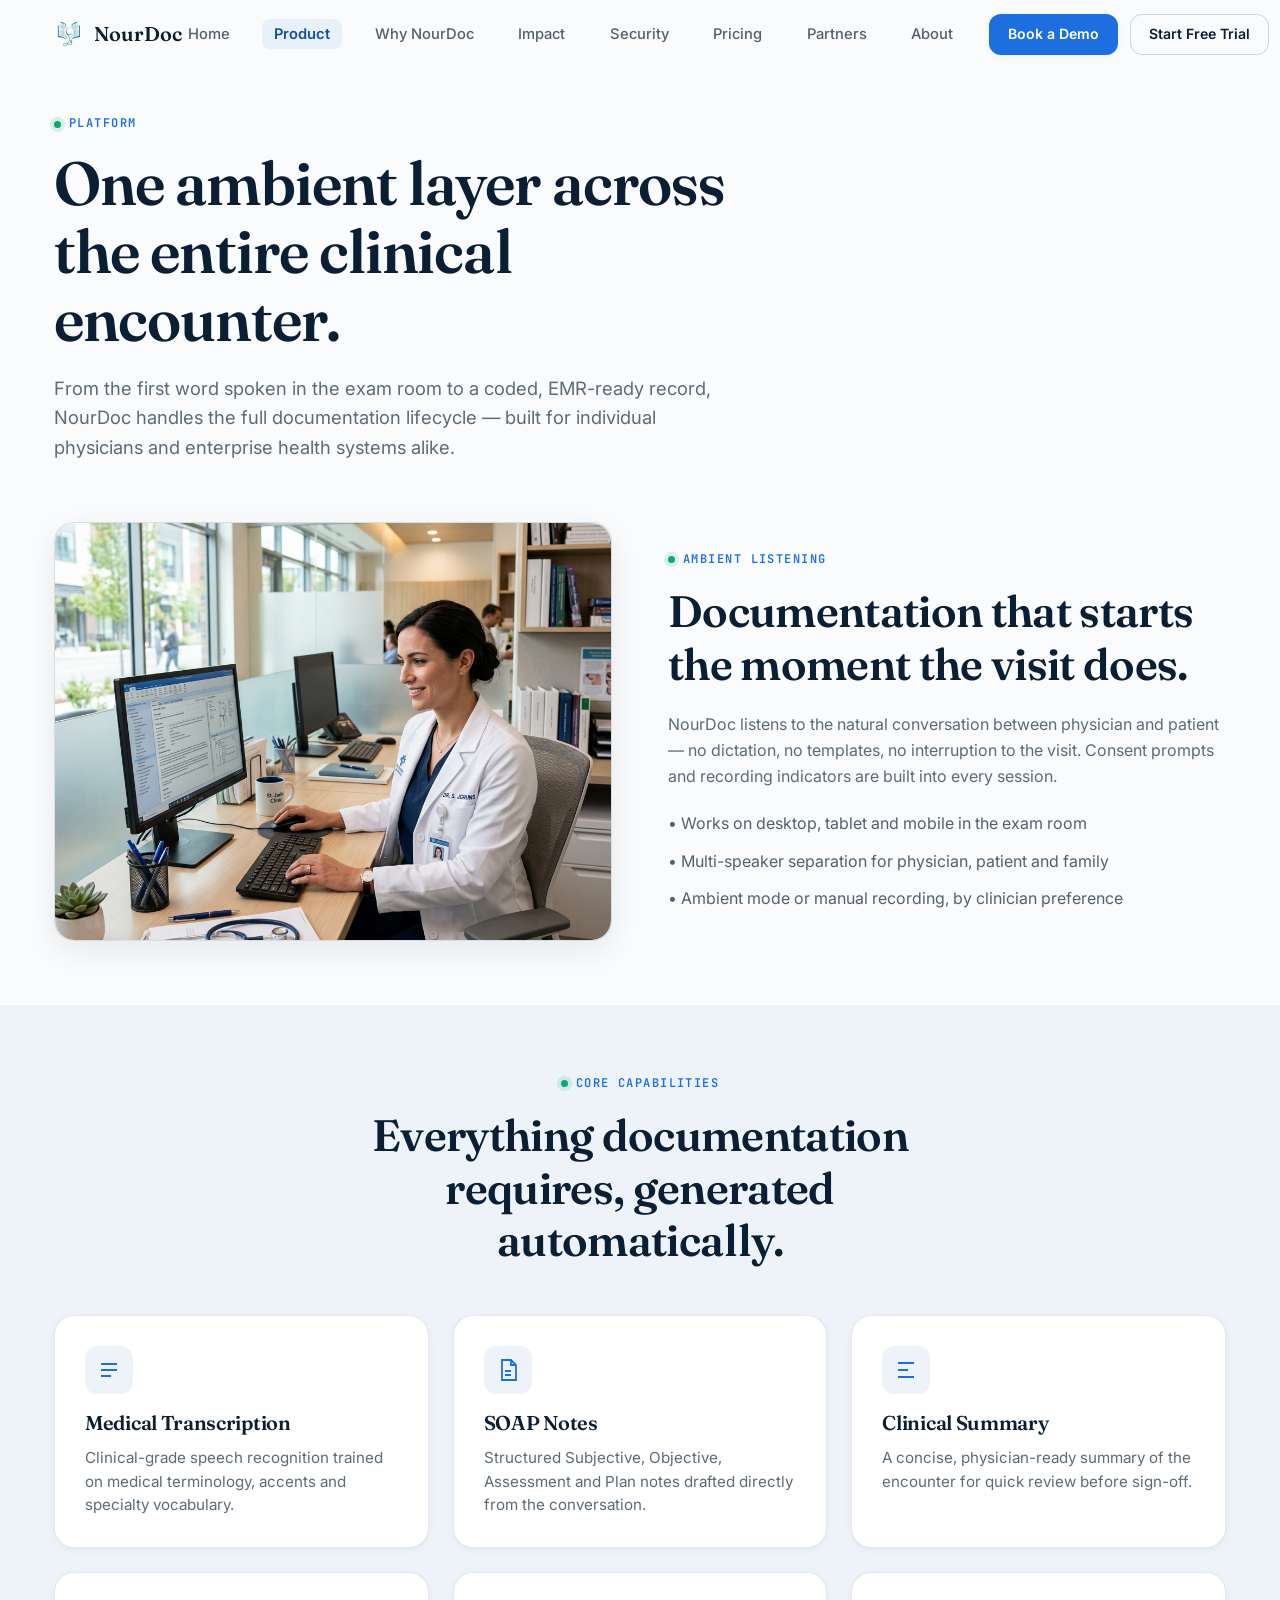
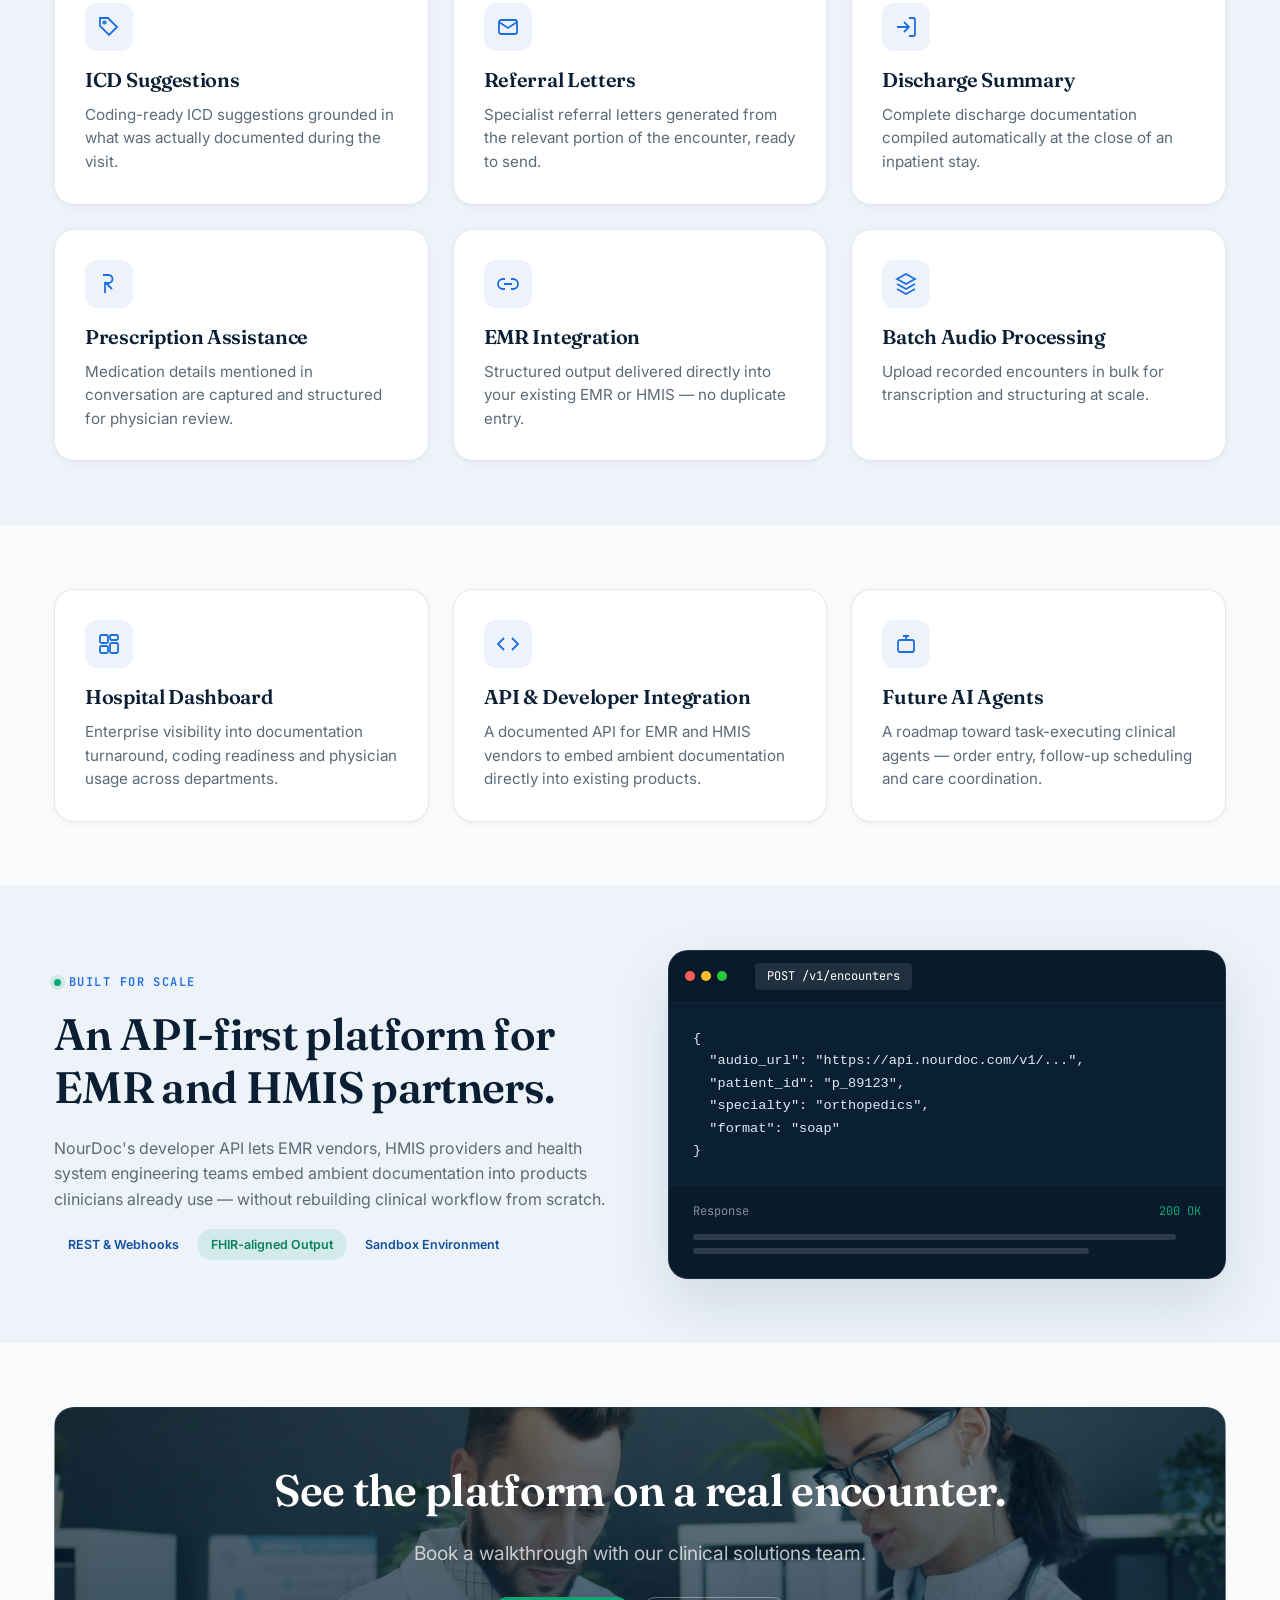
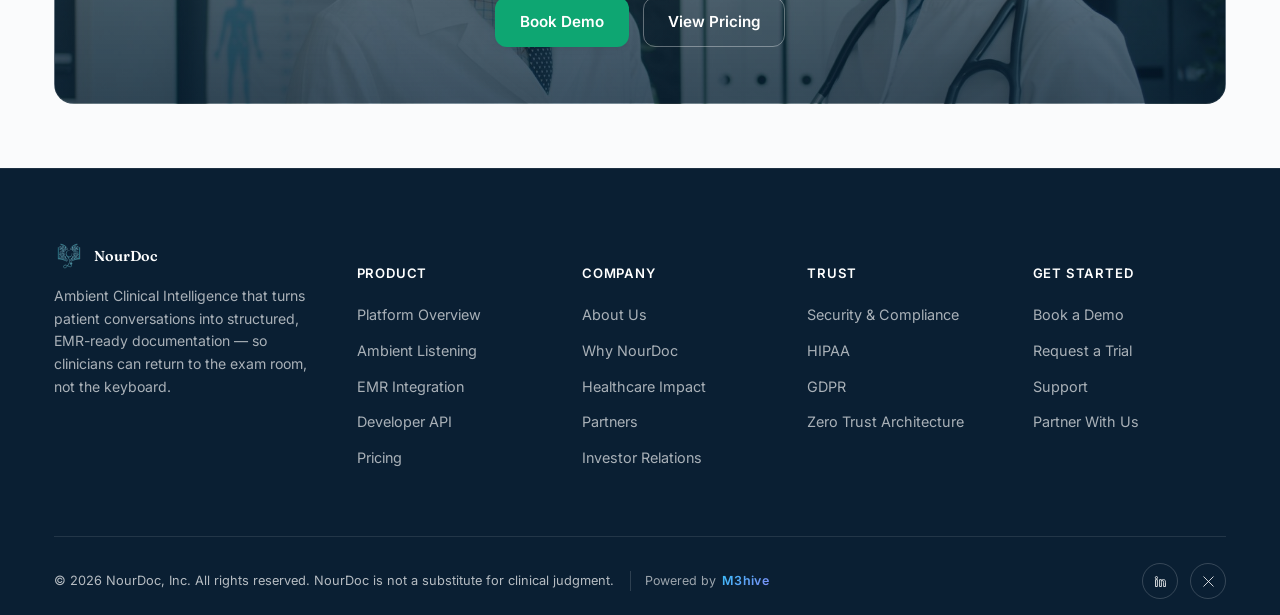
<file: product.html>
<!DOCTYPE html>
<html lang="en">
<head>
<meta charset="UTF-8">
<meta name="viewport" content="width=device-width, initial-scale=1.0">
<title>Product | NourDoc &mdash; Ambient Clinical Intelligence</title>
<meta name="description" content="Explore the NourDoc platform: ambient listening, medical transcription, SOAP notes, ICD suggestions, EMR integration, hospital dashboards and developer APIs.">
<meta property="og:title" content="Product | NourDoc">
<meta property="og:description" content="Explore the NourDoc platform: ambient listening, medical transcription, SOAP notes, ICD suggestions, EMR integration, hospital dashboards and developer APIs.">
<meta property="og:type" content="website">
<meta property="og:site_name" content="NourDoc">
<meta name="theme-color" content="#0A1F33">
<link rel="icon" href="assets/images/favicon.ico" type="image/x-icon">
<link rel="preconnect" href="https://fonts.googleapis.com">
<link rel="preconnect" href="https://fonts.gstatic.com" crossorigin>
<link href="https://fonts.googleapis.com/css2?family=Fraunces:opsz,wght@9..144,500;9..144,560;9..144,620&family=Inter:wght@400;500;600;700&family=JetBrains+Mono:wght@500;600&display=swap" rel="stylesheet">
<link rel="stylesheet" href="css/style.css">
<script type="application/ld+json">
{
  "@context": "https://schema.org",
  "@type": "MedicalOrganization",
  "name": "NourDoc",
  "description": "AI-powered Ambient Clinical Intelligence platform that converts doctor-patient conversations into structured clinical documentation.",
  "url": "https://www.nourdoc.ai"
}
</script>
</head>
<body>
<nav class="nav" role="navigation" aria-label="Main navigation">
  <div class="nav-inner">
    <a href="index.html" class="brand" aria-label="NourDoc Home"><img src="assets/images/logo.png" alt="NourDoc" class="mark" width="30" height="30">NourDoc</a>
    <ul class="nav-links" id="nav-menu">
      <li><a href="index.html">Home</a></li>
      <li><a href="product.html" class="active" aria-current="page">Product</a></li>
      <li><a href="why-nourdoc.html">Why NourDoc</a></li>
      <li><a href="healthcare-impact.html">Impact</a></li>
      <li><a href="security-compliance.html">Security</a></li>
      <li><a href="pricing.html">Pricing</a></li>
      <li><a href="partners.html">Partners</a></li>
      <li><a href="about.html">About</a></li>
    </ul>
    <div class="nav-cta">
      <a href="contact.html" class="btn btn-primary btn-sm">Book a Demo</a>
      <a href="pricing.html" class="btn btn-ghost btn-sm">Start Free Trial</a>
    </div>
    <button class="nav-toggle" aria-label="Toggle menu" aria-expanded="false" aria-controls="nav-menu"><span></span><span></span><span></span></button>
  </div>
</nav>

<section class="hero" style="padding-bottom:20px;">
  <div class="container">
    <div class="section-head left" data-aos="fade-up">
      <div class="eyebrow">Platform</div>
      <h1>One ambient layer across the entire clinical encounter.</h1>
      <p class="lede">From the first word spoken in the exam room to a coded, EMR-ready record, NourDoc handles the full documentation lifecycle &mdash; built for individual physicians and enterprise health systems alike.</p>
    </div>
  </div>
</section>

<section style="padding-top:0">
  <div class="container">
    <div class="two-col" data-aos="fade-up">
      <div class="img-frame image-container" style="aspect-ratio:4/3;">
        <img
          src="assets/img/doctor-using-nourdoc.jpg"
          alt="Doctor using NourDoc AI clinical documentation software"
          class="section-image"
          loading="lazy"
        >
      </div>
      <div>
        <div class="eyebrow">Ambient Listening</div>
        <h2 id="ambient">Documentation that starts the moment the visit does.</h2>
        <p>NourDoc listens to the natural conversation between physician and patient &mdash; no dictation, no templates, no interruption to the visit. Consent prompts and recording indicators are built into every session.</p>
        <ul style="list-style:none;padding:0;margin:0">
          <li style="padding:6px 0;color:var(--ink-70)">&#8226; Works on desktop, tablet and mobile in the exam room</li>
          <li style="padding:6px 0;color:var(--ink-70)">&#8226; Multi-speaker separation for physician, patient and family</li>
          <li style="padding:6px 0;color:var(--ink-70)">&#8226; Ambient mode or manual recording, by clinician preference</li>
        </ul>
      </div>
    </div>
  </div>
</section>

<section class="section-mist">
  <div class="container">
    <div class="section-head" data-aos="fade-up">
      <div class="eyebrow">Core Capabilities</div>
      <h2>Everything documentation requires, generated automatically.</h2>
    </div>
    <div class="grid grid-3">
      <div class="card " id="transcription" data-aos="fade-up"><div class="icon"><svg viewBox="0 0 24 24" fill="none" stroke="currentColor" stroke-width="1.8"><path d="M4 6h16M4 12h16M4 18h10"/></svg></div><h3>Medical Transcription</h3><p>Clinical-grade speech recognition trained on medical terminology, accents and specialty vocabulary.</p></div>
      <div class="card " id="soap" data-aos="fade-up"><div class="icon"><svg viewBox="0 0 24 24" fill="none" stroke="currentColor" stroke-width="1.8"><path d="M6 2h9l5 5v15H6z"/><path d="M15 2v5h5M9 13h6M9 17h6"/></svg></div><h3>SOAP Notes</h3><p>Structured Subjective, Objective, Assessment and Plan notes drafted directly from the conversation.</p></div>
      <div class="card " id="summary" data-aos="fade-up"><div class="icon"><svg viewBox="0 0 24 24" fill="none" stroke="currentColor" stroke-width="1.8"><path d="M4 5h16M4 12h10M4 19h16"/></svg></div><h3>Clinical Summary</h3><p>A concise, physician-ready summary of the encounter for quick review before sign-off.</p></div>
      <div class="card " id="icd" data-aos="fade-up"><div class="icon"><svg viewBox="0 0 24 24" fill="none" stroke="currentColor" stroke-width="1.8"><path d="M20 12l-8 8-9-9V3h8z"/><circle cx="7.5" cy="7.5" r="1.2"/></svg></div><h3>ICD Suggestions</h3><p>Coding-ready ICD suggestions grounded in what was actually documented during the visit.</p></div>
      <div class="card " id="referral" data-aos="fade-up"><div class="icon"><svg viewBox="0 0 24 24" fill="none" stroke="currentColor" stroke-width="1.8"><rect x="3" y="5" width="18" height="14" rx="2"/><path d="M3 7l9 6 9-6"/></svg></div><h3>Referral Letters</h3><p>Specialist referral letters generated from the relevant portion of the encounter, ready to send.</p></div>
      <div class="card " id="discharge" data-aos="fade-up"><div class="icon"><svg viewBox="0 0 24 24" fill="none" stroke="currentColor" stroke-width="1.8"><path d="M15 3h4a2 2 0 012 2v14a2 2 0 01-2 2h-4M10 17l5-5-5-5M15 12H3"/></svg></div><h3>Discharge Summary</h3><p>Complete discharge documentation compiled automatically at the close of an inpatient stay.</p></div>
      <div class="card " id="rx" data-aos="fade-up"><div class="icon"><svg viewBox="0 0 24 24" fill="none" stroke="currentColor" stroke-width="1.8"><path d="M6 3h5.5a4 4 0 010 8H8v10M8 10l7 7"/></svg></div><h3>Prescription Assistance</h3><p>Medication details mentioned in conversation are captured and structured for physician review.</p></div>
      <div class="card " id="emr" data-aos="fade-up"><div class="icon"><svg viewBox="0 0 24 24" fill="none" stroke="currentColor" stroke-width="1.8"><path d="M9 17H7a5 5 0 010-10h2M15 7h2a5 5 0 010 10h-2M8 12h8"/></svg></div><h3>EMR Integration</h3><p>Structured output delivered directly into your existing EMR or HMIS &mdash; no duplicate entry.</p></div>
      <div class="card " id="batch" data-aos="fade-up"><div class="icon"><svg viewBox="0 0 24 24" fill="none" stroke="currentColor" stroke-width="1.8"><path d="M12 2l9 5-9 5-9-5 9-5zM3 12l9 5 9-5M3 17l9 5 9-5"/></svg></div><h3>Batch Audio Processing</h3><p>Upload recorded encounters in bulk for transcription and structuring at scale.</p></div>
    </div>
  </div>
</section>

<section>
  <div class="container">
    <div class="grid grid-3" data-aos="fade-up">
      <div class="card " id="dashboard" data-aos="fade-up"><div class="icon"><svg viewBox="0 0 24 24" fill="none" stroke="currentColor" stroke-width="1.8"><rect x="3" y="3" width="8" height="8" rx="1.5"/><rect x="13" y="3" width="8" height="5" rx="1.5"/><rect x="13" y="11" width="8" height="10" rx="1.5"/><rect x="3" y="14" width="8" height="7" rx="1.5"/></svg></div><h3>Hospital Dashboard</h3><p>Enterprise visibility into documentation turnaround, coding readiness and physician usage across departments.</p></div>
      <div class="card " id="api" data-aos="fade-up"><div class="icon"><svg viewBox="0 0 24 24" fill="none" stroke="currentColor" stroke-width="1.8"><path d="M8 6L2 12l6 6M16 6l6 6-6 6"/></svg></div><h3>API &amp; Developer Integration</h3><p>A documented API for EMR and HMIS vendors to embed ambient documentation directly into existing products.</p></div>
      <div class="card " id="future" data-aos="fade-up"><div class="icon"><svg viewBox="0 0 24 24" fill="none" stroke="currentColor" stroke-width="1.8"><rect x="4" y="8" width="16" height="12" rx="2"/><path d="M12 8V4M9 4h6M9 14h.01M15 14h.01"/></svg></div><h3>Future AI Agents</h3><p>A roadmap toward task-executing clinical agents &mdash; order entry, follow-up scheduling and care coordination.</p></div>
    </div>
  </div>
</section>

<section class="section-mist">
  <div class="container">
    <div class="two-col" data-aos="fade-up">
      <div>
        <div class="eyebrow">Built For Scale</div>
        <h2>An API-first platform for EMR and HMIS partners.</h2>
        <p>NourDoc's developer API lets EMR vendors, HMIS providers and health system engineering teams embed ambient documentation into products clinicians already use &mdash; without rebuilding clinical workflow from scratch.</p>
        <div class="tag-row">
          <span class="pill">REST &amp; Webhooks</span>
          <span class="pill emerald">FHIR-aligned Output</span>
          <span class="pill">Sandbox Environment</span>
        </div>
      </div>
      <div class="api-card">
        <div class="api-header">
          <div class="mac-dots"><span></span><span></span><span></span></div>
          <div class="api-tab">POST /v1/encounters</div>
        </div>
        <pre><code>{
  "audio_url": "https://api.nourdoc.com/v1/...",
  "patient_id": "p_89123",
  "specialty": "orthopedics",
  "format": "soap"
}</code></pre>
        <div class="api-response">
          <div class="resp-label">Response <span>200 OK</span></div>
          <div class="wc-line long"></div>
          <div class="wc-line med"></div>
        </div>
      </div>
    </div>
  </div>
</section>

<section>
  <div class="container">
    <div class="cta-band" data-aos="zoom-in">
      <h2>See the platform on a real encounter.</h2>
      <p class="lede center">Book a walkthrough with our clinical solutions team.</p>
      <div class="btns">
        <a href="contact.html" class="btn btn-accent">Book Demo</a>
        <a href="pricing.html" class="btn btn-line">View Pricing</a>
      </div>
    </div>
  </div>
</section>

<footer class="site-footer">
  <div class="container">
    <div class="footer-grid">
      <div class="footer-brand">
        <a href="index.html" class="brand"><img src="assets/images/logo.png" alt="NourDoc" class="mark" width="30" height="30">NourDoc</a>
        <p>Ambient Clinical Intelligence that turns patient conversations into structured, EMR-ready documentation &mdash; so clinicians can return to the exam room, not the keyboard.</p>
      </div>
      <div>
        <h5>Product</h5>
        <ul>
          <li><a href="product.html">Platform Overview</a></li>
          <li><a href="product.html#ambient">Ambient Listening</a></li>
          <li><a href="product.html#emr">EMR Integration</a></li>
          <li><a href="product.html#api">Developer API</a></li>
          <li><a href="pricing.html">Pricing</a></li>
        </ul>
      </div>
      <div>
        <h5>Company</h5>
        <ul>
          <li><a href="about.html">About Us</a></li>
          <li><a href="why-nourdoc.html">Why NourDoc</a></li>
          <li><a href="healthcare-impact.html">Healthcare Impact</a></li>
          <li><a href="partners.html">Partners</a></li>
          <li><a href="contact.html#investors">Investor Relations</a></li>
        </ul>
      </div>
      <div>
        <h5>Trust</h5>
        <ul>
          <li><a href="security-compliance.html">Security &amp; Compliance</a></li>
          <li><a href="security-compliance.html#hipaa">HIPAA</a></li>
          <li><a href="security-compliance.html#gdpr">GDPR</a></li>
          <li><a href="security-compliance.html#architecture">Zero Trust Architecture</a></li>
        </ul>
      </div>
      <div>
        <h5>Get Started</h5>
        <ul>
          <li><a href="contact.html">Book a Demo</a></li>
          <li><a href="contact.html">Request a Trial</a></li>
          <li><a href="contact.html#support">Support</a></li>
          <li><a href="contact.html#partner">Partner With Us</a></li>
        </ul>
      </div>
    </div>
    <div class="footer-bottom">
      <div class="footer-bottom-info">
        <span>&copy; 2026 NourDoc, Inc. All rights reserved. NourDoc is not a substitute for clinical judgment.</span>
        <span class="powered-by">Powered by <a href="https://m3hive.com" target="_blank" rel="noopener noreferrer" class="m3hive-badge">M3hive</a></span>
      </div>
      <div class="footer-social">
        <a href="https://www.linkedin.com/company/nourdoc/posts/?feedView=all" target="_blank" rel="noopener noreferrer" aria-label="LinkedIn"><svg viewBox="0 0 24 24" fill="none" stroke="currentColor" stroke-width="1.6"><path d="M4 9h3v11H4zM5.5 4a1.8 1.8 0 110 3.6A1.8 1.8 0 015.5 4zM10.5 9H13.4V10.6C13.9 9.7 15 9 16.6 9C19.7 9 20 11 20 13.3V20H17V13.9C17 12.5 17 10.7 15 10.7C13 10.7 13.5 12.4 13.5 13.9V20H10.5z"/></svg></a>
        <a href="#" aria-label="X"><svg viewBox="0 0 24 24" fill="none" stroke="currentColor" stroke-width="1.6"><path d="M4 4l16 16M20 4L4 20"/></svg></a>
      </div>
    </div>
  </div>
</footer>
<script src="js/script.js"></script>
</body>
</html>
</file>
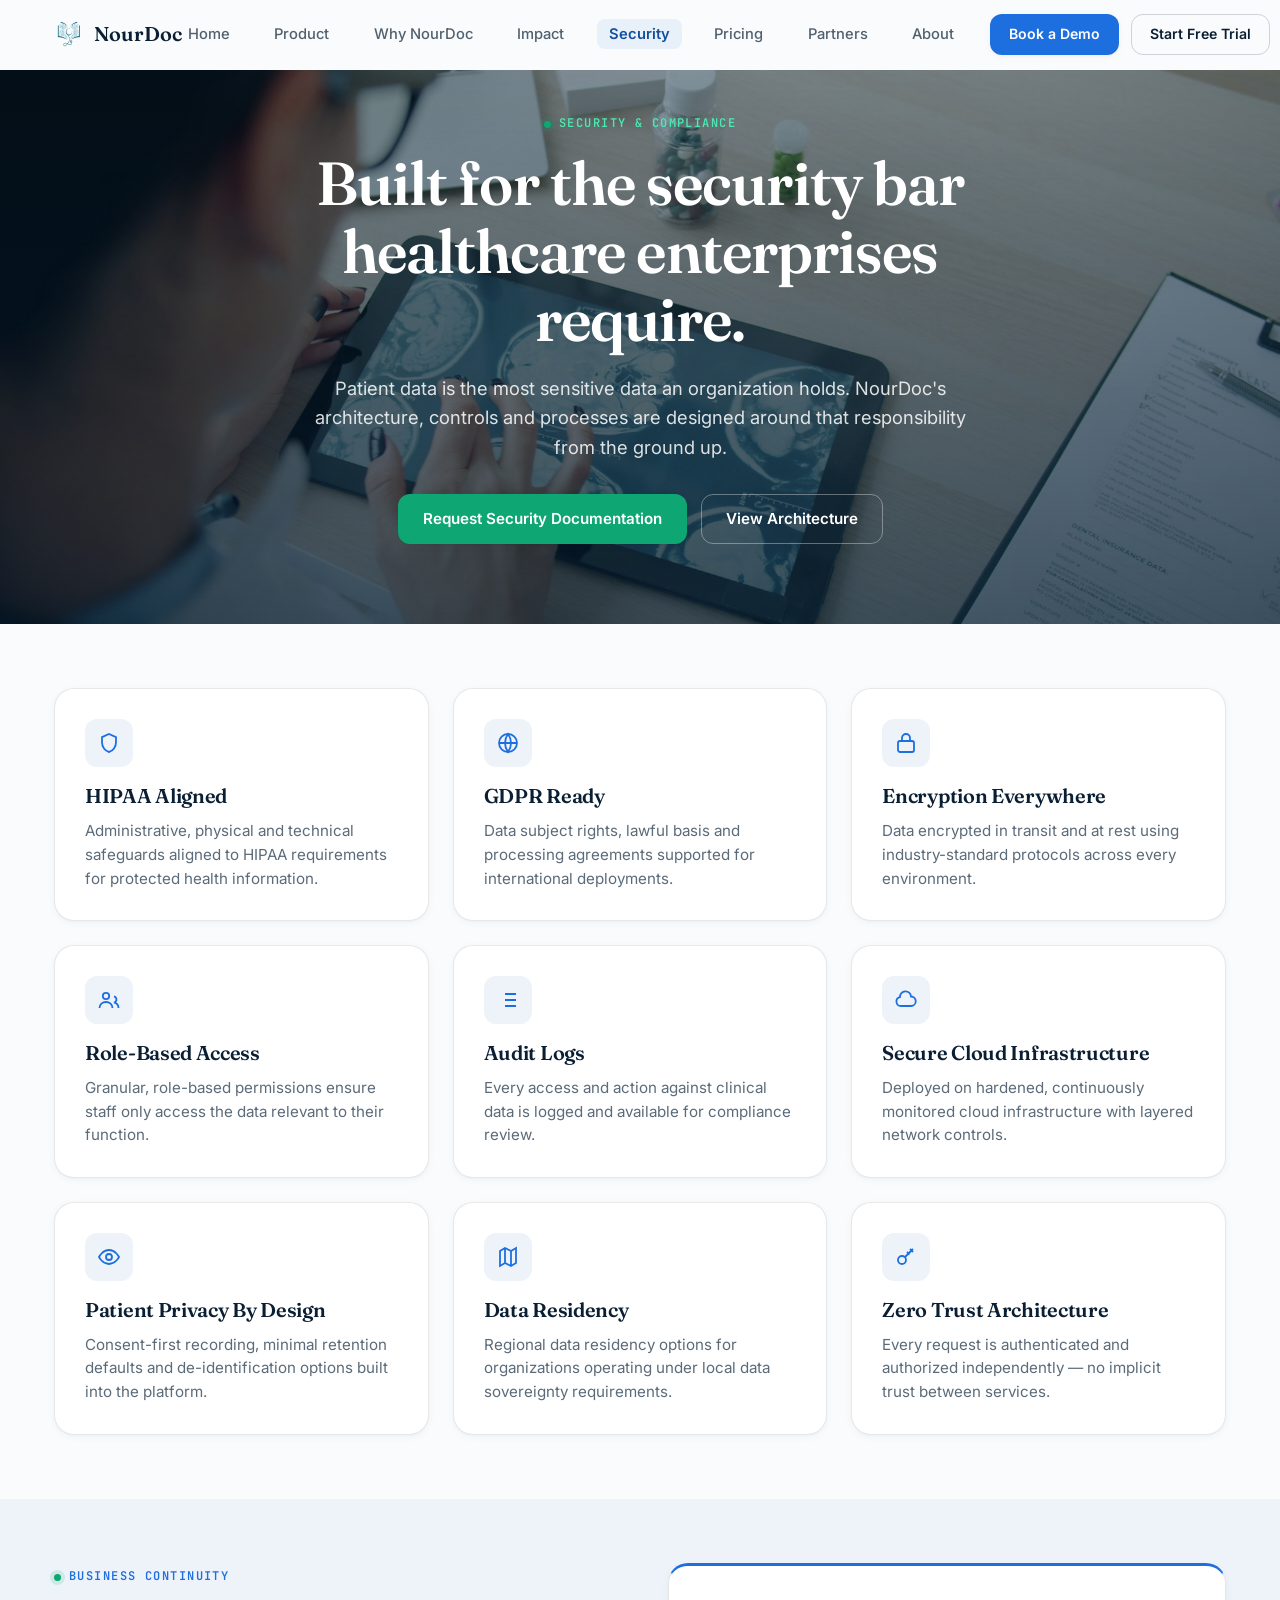
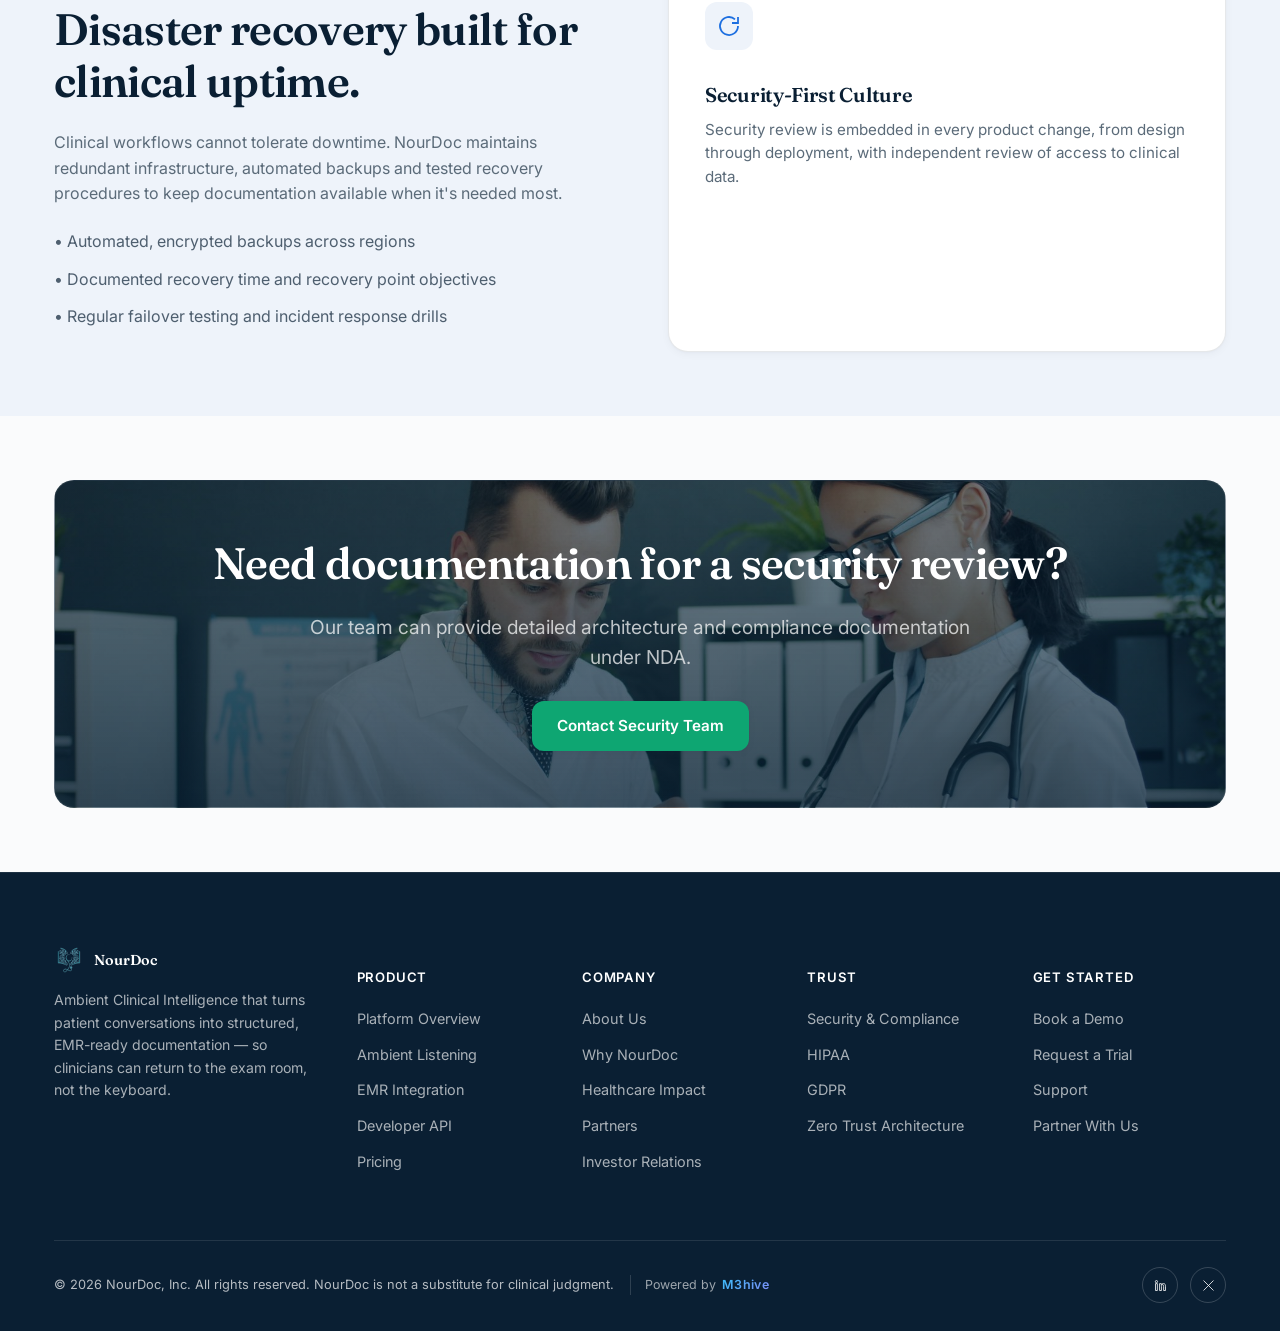
<file: security-compliance.html>
<!DOCTYPE html>
<html lang="en">
<head>
<meta charset="UTF-8">
<meta name="viewport" content="width=device-width, initial-scale=1.0">
<title>Security & Compliance | NourDoc &mdash; Ambient Clinical Intelligence</title>
<meta name="description" content="NourDoc's HIPAA-aligned, GDPR-ready security architecture: encryption, role-based access, audit logs, zero trust architecture and disaster recovery.">
<meta property="og:title" content="Security & Compliance | NourDoc">
<meta property="og:description" content="NourDoc's HIPAA-aligned, GDPR-ready security architecture: encryption, role-based access, audit logs, zero trust architecture and disaster recovery.">
<meta property="og:type" content="website">
<meta property="og:site_name" content="NourDoc">
<meta name="theme-color" content="#0A1F33">
<link rel="icon" href="assets/images/favicon.ico" type="image/x-icon">
<link rel="preconnect" href="https://fonts.googleapis.com">
<link rel="preconnect" href="https://fonts.gstatic.com" crossorigin>
<link href="https://fonts.googleapis.com/css2?family=Fraunces:opsz,wght@9..144,500;9..144,560;9..144,620&family=Inter:wght@400;500;600;700&family=JetBrains+Mono:wght@500;600&display=swap" rel="stylesheet">
<link rel="stylesheet" href="css/style.css">
<script type="application/ld+json">
{
  "@context": "https://schema.org",
  "@type": "MedicalOrganization",
  "name": "NourDoc",
  "description": "AI-powered Ambient Clinical Intelligence platform that converts doctor-patient conversations into structured clinical documentation.",
  "url": "https://www.nourdoc.ai"
}
</script>
</head>
<body>
<nav class="nav" role="navigation" aria-label="Main navigation">
  <div class="nav-inner">
    <a href="index.html" class="brand" aria-label="NourDoc Home"><img src="assets/images/logo.png" alt="NourDoc" class="mark" width="30" height="30">NourDoc</a>
    <ul class="nav-links" id="nav-menu">
      <li><a href="index.html">Home</a></li>
<li><a href="product.html">Product</a></li>
<li><a href="why-nourdoc.html">Why NourDoc</a></li>
<li><a href="healthcare-impact.html">Impact</a></li>
<li><a href="security-compliance.html" class="active" aria-current="page">Security</a></li>
<li><a href="pricing.html">Pricing</a></li>
<li><a href="partners.html">Partners</a></li>
<li><a href="about.html">About</a></li>

    </ul>
    <div class="nav-cta">
      <a href="contact.html" class="btn btn-primary btn-sm">Book a Demo</a>
      <a href="pricing.html" class="btn btn-ghost btn-sm">Start Free Trial</a>
    </div>
    <button class="nav-toggle" aria-label="Toggle menu" aria-expanded="false" aria-controls="nav-menu"><span></span><span></span><span></span></button>
  </div>
</nav>

<section class="hero section-dark security-hero">
  <div class="container">
    <div class="section-head" data-aos="fade-up">
      <div class="eyebrow">Security &amp; Compliance</div>
      <h1>Built for the security bar healthcare enterprises require.</h1>
      <p class="lede center">Patient data is the most sensitive data an organization holds. NourDoc's architecture, controls and processes are designed around that responsibility from the ground up.</p>
      <div class="btns" style="display:flex;gap:14px;justify-content:center;margin-top:20px;flex-wrap:wrap">
        <a href="contact.html" class="btn btn-accent">Request Security Documentation</a>
        <a href="#architecture" class="btn btn-line">View Architecture</a>
      </div>
    </div>
  </div>
</section>

<section>
  <div class="container">
    <div class="grid grid-3">
      <div class="card" id="hipaa" data-aos="fade-up"><div class="icon"><svg viewBox="0 0 24 24" fill="none" stroke="currentColor" stroke-width="1.8"><path d="M12 3l7 3.2v5c0 4.8-3 8.9-7 9.8-4-.9-7-5-7-9.8v-5L12 3z"/></svg></div><h3>HIPAA Aligned</h3><p>Administrative, physical and technical safeguards aligned to HIPAA requirements for protected health information.</p></div>
      <div class="card" id="gdpr" data-aos="fade-up"><div class="icon"><svg viewBox="0 0 24 24" fill="none" stroke="currentColor" stroke-width="1.8"><circle cx="12" cy="12" r="9"/><path d="M3 12h18M12 3a15 15 0 010 18 15 15 0 010-18z"/></svg></div><h3>GDPR Ready</h3><p>Data subject rights, lawful basis and processing agreements supported for international deployments.</p></div>
      <div class="card" id="encryption" data-aos="fade-up"><div class="icon"><svg viewBox="0 0 24 24" fill="none" stroke="currentColor" stroke-width="1.8"><rect x="4" y="10" width="16" height="11" rx="2"/><path d="M8 10V7a4 4 0 018 0v3"/></svg></div><h3>Encryption Everywhere</h3><p>Data encrypted in transit and at rest using industry-standard protocols across every environment.</p></div>
      <div class="card" id="rbac" data-aos="fade-up"><div class="icon"><svg viewBox="0 0 24 24" fill="none" stroke="currentColor" stroke-width="1.8"><circle cx="9" cy="8" r="3.2"/><path d="M2.5 20c0-3.5 2.9-6 6.5-6s6.5 2.5 6.5 6M17 8.3a3.2 3.2 0 010 6.2M21.5 20c0-2.8-1.9-5-4.5-5.7"/></svg></div><h3>Role-Based Access</h3><p>Granular, role-based permissions ensure staff only access the data relevant to their function.</p></div>
      <div class="card" id="audit" data-aos="fade-up"><div class="icon"><svg viewBox="0 0 24 24" fill="none" stroke="currentColor" stroke-width="1.8"><path d="M9 6h11M9 12h11M9 18h11M4.5 6h.01M4.5 12h.01M4.5 18h.01"/></svg></div><h3>Audit Logs</h3><p>Every access and action against clinical data is logged and available for compliance review.</p></div>
      <div class="card" id="cloud" data-aos="fade-up"><div class="icon"><svg viewBox="0 0 24 24" fill="none" stroke="currentColor" stroke-width="1.8"><path d="M7 18a4.5 4.5 0 01-1-8.9A5.5 5.5 0 0117 8.5 4 4 0 0117 18H7z"/></svg></div><h3>Secure Cloud Infrastructure</h3><p>Deployed on hardened, continuously monitored cloud infrastructure with layered network controls.</p></div>
      <div class="card" id="privacy" data-aos="fade-up"><div class="icon"><svg viewBox="0 0 24 24" fill="none" stroke="currentColor" stroke-width="1.8"><path d="M2 12s3.5-7 10-7 10 7 10 7-3.5 7-10 7-10-7-10-7z"/><circle cx="12" cy="12" r="3"/></svg></div><h3>Patient Privacy By Design</h3><p>Consent-first recording, minimal retention defaults and de-identification options built into the platform.</p></div>
      <div class="card" id="residency" data-aos="fade-up"><div class="icon"><svg viewBox="0 0 24 24" fill="none" stroke="currentColor" stroke-width="1.8"><path d="M9 3v15M15 6v15M4 6l5-3 6 3 5-3v15l-5 3-6-3-5 3z"/></svg></div><h3>Data Residency</h3><p>Regional data residency options for organizations operating under local data sovereignty requirements.</p></div>
      <div class="card" id="architecture" data-aos="fade-up"><div class="icon"><svg viewBox="0 0 24 24" fill="none" stroke="currentColor" stroke-width="1.8"><circle cx="8" cy="15" r="4"/><path d="M11 12l8-8M16 4l3 3M13 7l2.5 2.5"/></svg></div><h3>Zero Trust Architecture</h3><p>Every request is authenticated and authorized independently &mdash; no implicit trust between services.</p></div>
    </div>
  </div>
</section>

<section class="section-mist">
  <div class="container">
    <div class="two-col" data-aos="fade-up">
      <div>
        <div class="eyebrow">Business Continuity</div>
        <h2>Disaster recovery built for clinical uptime.</h2>
        <p>Clinical workflows cannot tolerate downtime. NourDoc maintains redundant infrastructure, automated backups and tested recovery procedures to keep documentation available when it's needed most.</p>
        <ul style="list-style:none;padding:0">
          <li style="padding:6px 0;color:var(--ink-70)">&#8226; Automated, encrypted backups across regions</li>
          <li style="padding:6px 0;color:var(--ink-70)">&#8226; Documented recovery time and recovery point objectives</li>
          <li style="padding:6px 0;color:var(--ink-70)">&#8226; Regular failover testing and incident response drills</li>
        </ul>
      </div>
      <div class="card top-line" style="padding:36px"><div class="icon"><svg viewBox="0 0 24 24" fill="none" stroke="currentColor" stroke-width="1.8"><path d="M21 12a9 9 0 11-3-6.7M21 3v6h-6"/></svg></div><h3 style="margin-top:16px">Security-First Culture</h3><p>Security review is embedded in every product change, from design through deployment, with independent review of access to clinical data.</p></div>
    </div>
  </div>
</section>

<section>
  <div class="container">
    <div class="cta-band" data-aos="zoom-in">
      <h2>Need documentation for a security review?</h2>
      <p class="lede center">Our team can provide detailed architecture and compliance documentation under NDA.</p>
      <div class="btns">
        <a href="contact.html" class="btn btn-accent">Contact Security Team</a>
      </div>
    </div>
  </div>
</section>

<footer class="site-footer">
  <div class="container">
    <div class="footer-grid">
      <div class="footer-brand">
        <a href="index.html" class="brand"><img src="assets/images/logo.png" alt="NourDoc" class="mark" width="30" height="30">NourDoc</a>
        <p>Ambient Clinical Intelligence that turns patient conversations into structured, EMR-ready documentation &mdash; so clinicians can return to the exam room, not the keyboard.</p>
      </div>
      <div>
        <h5>Product</h5>
        <ul>
          <li><a href="product.html">Platform Overview</a></li>
          <li><a href="product.html#ambient">Ambient Listening</a></li>
          <li><a href="product.html#emr">EMR Integration</a></li>
          <li><a href="product.html#api">Developer API</a></li>
          <li><a href="pricing.html">Pricing</a></li>
        </ul>
      </div>
      <div>
        <h5>Company</h5>
        <ul>
          <li><a href="about.html">About Us</a></li>
          <li><a href="why-nourdoc.html">Why NourDoc</a></li>
          <li><a href="healthcare-impact.html">Healthcare Impact</a></li>
          <li><a href="partners.html">Partners</a></li>
          <li><a href="contact.html#investors">Investor Relations</a></li>
        </ul>
      </div>
      <div>
        <h5>Trust</h5>
        <ul>
          <li><a href="security-compliance.html">Security &amp; Compliance</a></li>
          <li><a href="security-compliance.html#hipaa">HIPAA</a></li>
          <li><a href="security-compliance.html#gdpr">GDPR</a></li>
          <li><a href="security-compliance.html#architecture">Zero Trust Architecture</a></li>
        </ul>
      </div>
      <div>
        <h5>Get Started</h5>
        <ul>
          <li><a href="contact.html">Book a Demo</a></li>
          <li><a href="contact.html">Request a Trial</a></li>
          <li><a href="contact.html#support">Support</a></li>
          <li><a href="contact.html#partner">Partner With Us</a></li>
        </ul>
      </div>
    </div>
    <div class="footer-bottom">
      <div class="footer-bottom-info">
        <span>&copy; 2026 NourDoc, Inc. All rights reserved. NourDoc is not a substitute for clinical judgment.</span>
        <span class="powered-by">Powered by <a href="https://m3hive.com" target="_blank" rel="noopener noreferrer" class="m3hive-badge">M3hive</a></span>
      </div>
      <div class="footer-social">
        <a href="https://www.linkedin.com/company/nourdoc/posts/?feedView=all" target="_blank" rel="noopener noreferrer" aria-label="LinkedIn"><svg viewBox="0 0 24 24" fill="none" stroke="currentColor" stroke-width="1.6"><path d="M4 9h3v11H4zM5.5 4a1.8 1.8 0 110 3.6A1.8 1.8 0 015.5 4zM10.5 9H13.4V10.6C13.9 9.7 15 9 16.6 9C19.7 9 20 11 20 13.3V20H17V13.9C17 12.5 17 10.7 15 10.7C13 10.7 13.5 12.4 13.5 13.9V20H10.5z"/></svg></a>
        <a href="#" aria-label="X"><svg viewBox="0 0 24 24" fill="none" stroke="currentColor" stroke-width="1.6"><path d="M4 4l16 16M20 4L4 20"/></svg></a>
      </div>
    </div>
  </div>
</footer>
<script src="js/script.js"></script>
</body>
</html>
</file>
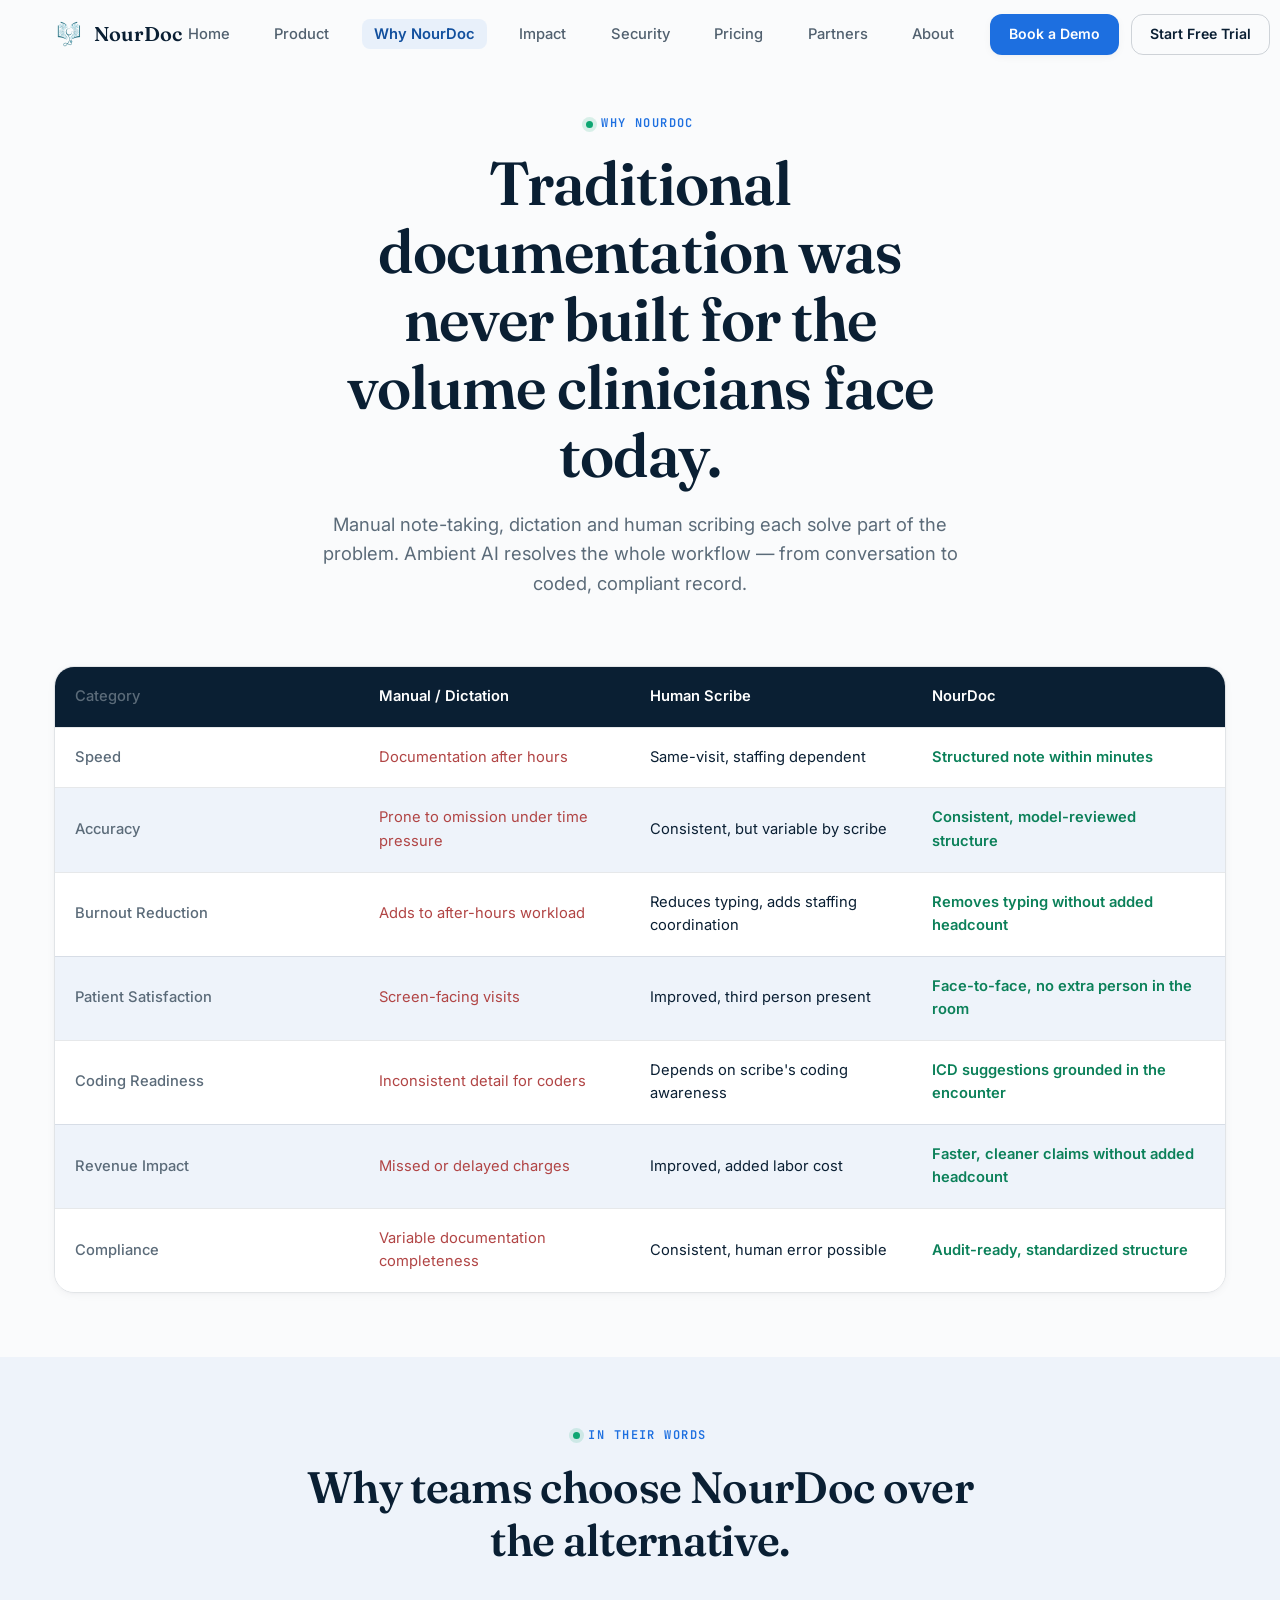
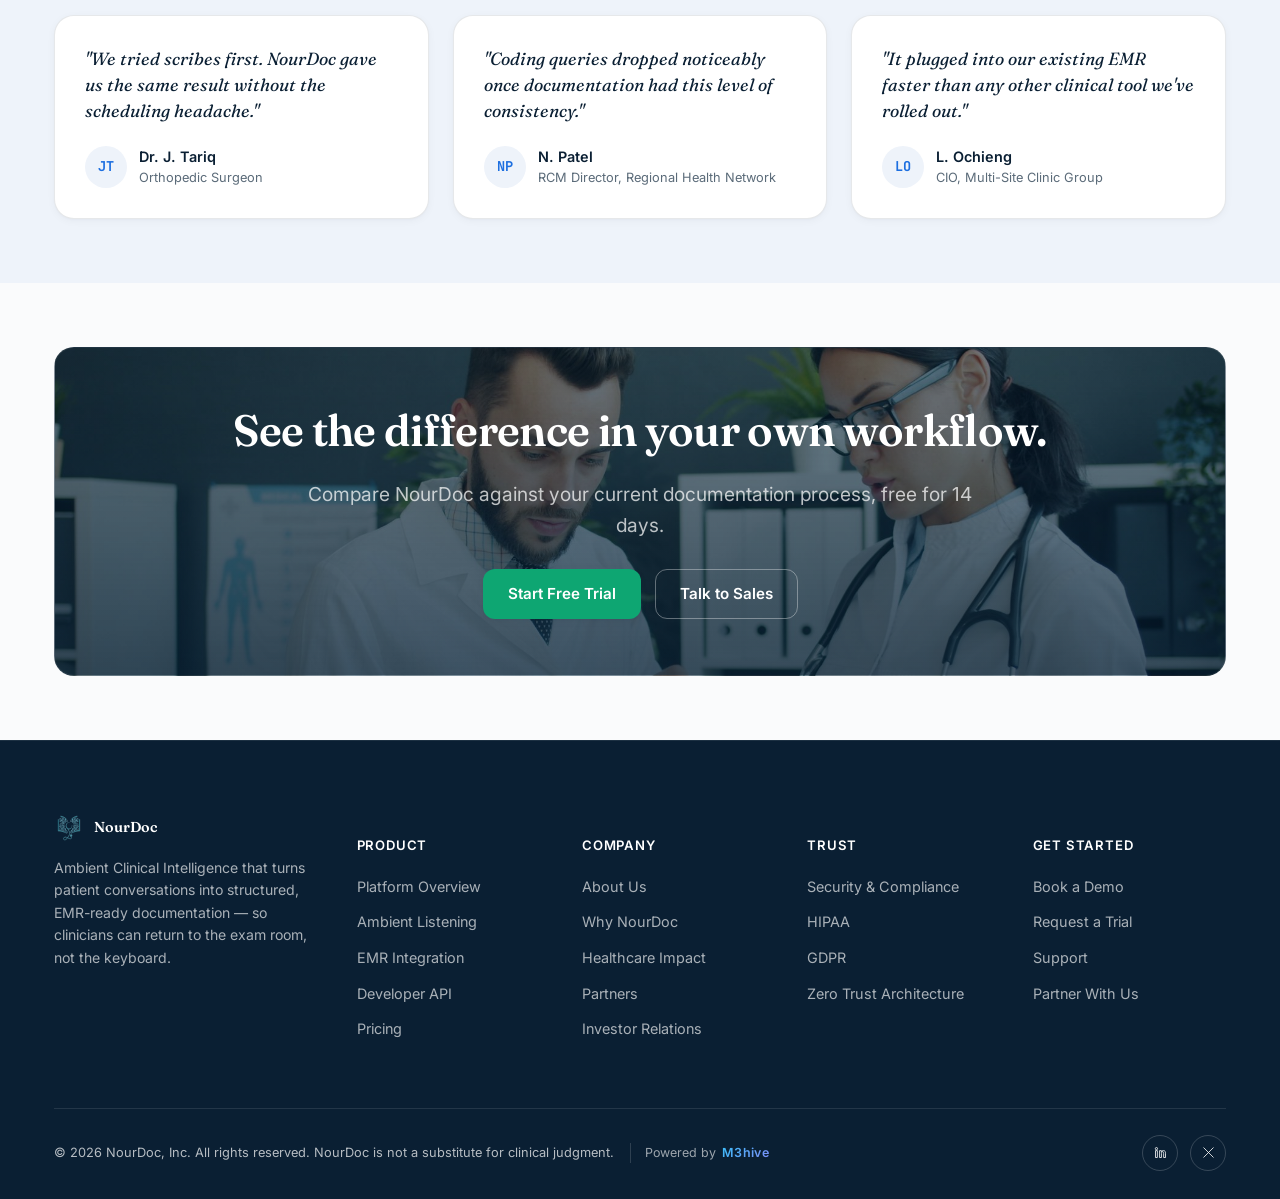
<file: why-nourdoc.html>
<!DOCTYPE html>
<html lang="en">
<head>
<meta charset="UTF-8">
<meta name="viewport" content="width=device-width, initial-scale=1.0">
<title>Why NourDoc | NourDoc &mdash; Ambient Clinical Intelligence</title>
<meta name="description" content="See how NourDoc compares to manual documentation and human medical scribes on speed, accuracy, burnout reduction, coding readiness, revenue and compliance.">
<meta property="og:title" content="Why NourDoc | NourDoc">
<meta property="og:description" content="See how NourDoc compares to manual documentation and human medical scribes on speed, accuracy, burnout reduction, coding readiness, revenue and compliance.">
<meta property="og:type" content="website">
<meta property="og:site_name" content="NourDoc">
<meta name="theme-color" content="#0A1F33">
<link rel="icon" href="assets/images/favicon.ico" type="image/x-icon">
<link rel="preconnect" href="https://fonts.googleapis.com">
<link rel="preconnect" href="https://fonts.gstatic.com" crossorigin>
<link href="https://fonts.googleapis.com/css2?family=Fraunces:opsz,wght@9..144,500;9..144,560;9..144,620&family=Inter:wght@400;500;600;700&family=JetBrains+Mono:wght@500;600&display=swap" rel="stylesheet">
<link rel="stylesheet" href="css/style.css">
<script type="application/ld+json">
{
  "@context": "https://schema.org",
  "@type": "MedicalOrganization",
  "name": "NourDoc",
  "description": "AI-powered Ambient Clinical Intelligence platform that converts doctor-patient conversations into structured clinical documentation.",
  "url": "https://www.nourdoc.ai"
}
</script>
</head>
<body>
<nav class="nav" role="navigation" aria-label="Main navigation">
  <div class="nav-inner">
    <a href="index.html" class="brand" aria-label="NourDoc Home"><img src="assets/images/logo.png" alt="NourDoc" class="mark" width="30" height="30">NourDoc</a>
    <ul class="nav-links" id="nav-menu">
      <li><a href="index.html">Home</a></li>
      <li><a href="product.html">Product</a></li>
      <li><a href="why-nourdoc.html" class="active" aria-current="page">Why NourDoc</a></li>
      <li><a href="healthcare-impact.html">Impact</a></li>
      <li><a href="security-compliance.html">Security</a></li>
      <li><a href="pricing.html">Pricing</a></li>
      <li><a href="partners.html">Partners</a></li>
      <li><a href="about.html">About</a></li>
    </ul>
    <div class="nav-cta">
      <a href="contact.html" class="btn btn-primary btn-sm">Book a Demo</a>
      <a href="pricing.html" class="btn btn-ghost btn-sm">Start Free Trial</a>
    </div>
    <button class="nav-toggle" aria-label="Toggle menu" aria-expanded="false" aria-controls="nav-menu"><span></span><span></span><span></span></button>
  </div>
</nav>

<section class="hero" style="padding-bottom:20px;">
  <div class="container">
    <div class="section-head" data-aos="fade-up">
      <div class="eyebrow">Why NourDoc</div>
      <h1>Traditional documentation was never built for the volume clinicians face today.</h1>
      <p class="lede center">Manual note-taking, dictation and human scribing each solve part of the problem. Ambient AI resolves the whole workflow &mdash; from conversation to coded, compliant record.</p>
    </div>
  </div>
</section>

<section style="padding-top:0">
  <div class="container">
    <div class="table-wrap" data-aos="fade-up">
      <table class="compare">
        <thead>
          <tr><th>Category</th><th>Manual / Dictation</th><th>Human Scribe</th><th>NourDoc</th></tr>
        </thead>
        <tbody>
          <tr><td>Speed</td><td class="bad">Documentation after hours</td><td>Same-visit, staffing dependent</td><td class="good">Structured note within minutes</td></tr>
          <tr><td>Accuracy</td><td class="bad">Prone to omission under time pressure</td><td>Consistent, but variable by scribe</td><td class="good">Consistent, model-reviewed structure</td></tr>
          <tr><td>Burnout Reduction</td><td class="bad">Adds to after-hours workload</td><td>Reduces typing, adds staffing coordination</td><td class="good">Removes typing without added headcount</td></tr>
          <tr><td>Patient Satisfaction</td><td class="bad">Screen-facing visits</td><td>Improved, third person present</td><td class="good">Face-to-face, no extra person in the room</td></tr>
          <tr><td>Coding Readiness</td><td class="bad">Inconsistent detail for coders</td><td>Depends on scribe's coding awareness</td><td class="good">ICD suggestions grounded in the encounter</td></tr>
          <tr><td>Revenue Impact</td><td class="bad">Missed or delayed charges</td><td>Improved, added labor cost</td><td class="good">Faster, cleaner claims without added headcount</td></tr>
          <tr><td>Compliance</td><td class="bad">Variable documentation completeness</td><td>Consistent, human error possible</td><td class="good">Audit-ready, standardized structure</td></tr>
        </tbody>
      </table>
    </div>
  </div>
</section>

<section class="section-mist">
  <div class="container">
    <div class="section-head" data-aos="fade-up">
      <div class="eyebrow">In Their Words</div>
      <h2>Why teams choose NourDoc over the alternative.</h2>
    </div>
    <div class="grid grid-3">
      <div class="testi" data-aos="fade-up"><p>"We tried scribes first. NourDoc gave us the same result without the scheduling headache."</p><div class="testi-meta"><div class="testi-avatar">JT</div><div><div class="testi-name">Dr. J. Tariq</div><div class="testi-role">Orthopedic Surgeon</div></div></div></div>
      <div class="testi" data-aos="fade-up" data-aos-delay="80"><p>"Coding queries dropped noticeably once documentation had this level of consistency."</p><div class="testi-meta"><div class="testi-avatar">NP</div><div><div class="testi-name">N. Patel</div><div class="testi-role">RCM Director, Regional Health Network</div></div></div></div>
      <div class="testi" data-aos="fade-up" data-aos-delay="160"><p>"It plugged into our existing EMR faster than any other clinical tool we've rolled out."</p><div class="testi-meta"><div class="testi-avatar">LO</div><div><div class="testi-name">L. Ochieng</div><div class="testi-role">CIO, Multi-Site Clinic Group</div></div></div></div>
    </div>
  </div>
</section>

<section>
  <div class="container">
    <div class="cta-band" data-aos="zoom-in">
      <h2>See the difference in your own workflow.</h2>
      <p class="lede center">Compare NourDoc against your current documentation process, free for 14 days.</p>
      <div class="btns">
        <a href="pricing.html" class="btn btn-accent">Start Free Trial</a>
        <a href="contact.html" class="btn btn-line">Talk to Sales</a>
      </div>
    </div>
  </div>
</section>

<footer class="site-footer">
  <div class="container">
    <div class="footer-grid">
      <div class="footer-brand">
        <a href="index.html" class="brand"><img src="assets/images/logo.png" alt="NourDoc" class="mark" width="30" height="30">NourDoc</a>
        <p>Ambient Clinical Intelligence that turns patient conversations into structured, EMR-ready documentation &mdash; so clinicians can return to the exam room, not the keyboard.</p>
      </div>
      <div>
        <h5>Product</h5>
        <ul>
          <li><a href="product.html">Platform Overview</a></li>
          <li><a href="product.html#ambient">Ambient Listening</a></li>
          <li><a href="product.html#emr">EMR Integration</a></li>
          <li><a href="product.html#api">Developer API</a></li>
          <li><a href="pricing.html">Pricing</a></li>
        </ul>
      </div>
      <div>
        <h5>Company</h5>
        <ul>
          <li><a href="about.html">About Us</a></li>
          <li><a href="why-nourdoc.html">Why NourDoc</a></li>
          <li><a href="healthcare-impact.html">Healthcare Impact</a></li>
          <li><a href="partners.html">Partners</a></li>
          <li><a href="contact.html#investors">Investor Relations</a></li>
        </ul>
      </div>
      <div>
        <h5>Trust</h5>
        <ul>
          <li><a href="security-compliance.html">Security &amp; Compliance</a></li>
          <li><a href="security-compliance.html#hipaa">HIPAA</a></li>
          <li><a href="security-compliance.html#gdpr">GDPR</a></li>
          <li><a href="security-compliance.html#architecture">Zero Trust Architecture</a></li>
        </ul>
      </div>
      <div>
        <h5>Get Started</h5>
        <ul>
          <li><a href="contact.html">Book a Demo</a></li>
          <li><a href="contact.html">Request a Trial</a></li>
          <li><a href="contact.html#support">Support</a></li>
          <li><a href="contact.html#partner">Partner With Us</a></li>
        </ul>
      </div>
    </div>
    <div class="footer-bottom">
      <div class="footer-bottom-info">
        <span>&copy; 2026 NourDoc, Inc. All rights reserved. NourDoc is not a substitute for clinical judgment.</span>
        <span class="powered-by">Powered by <a href="https://m3hive.com" target="_blank" rel="noopener noreferrer" class="m3hive-badge">M3hive</a></span>
      </div>
      <div class="footer-social">
        <a href="https://www.linkedin.com/company/nourdoc/posts/?feedView=all" target="_blank" rel="noopener noreferrer" aria-label="LinkedIn"><svg viewBox="0 0 24 24" fill="none" stroke="currentColor" stroke-width="1.6"><path d="M4 9h3v11H4zM5.5 4a1.8 1.8 0 110 3.6A1.8 1.8 0 015.5 4zM10.5 9H13.4V10.6C13.9 9.7 15 9 16.6 9C19.7 9 20 11 20 13.3V20H17V13.9C17 12.5 17 10.7 15 10.7C13 10.7 13.5 12.4 13.5 13.9V20H10.5z"/></svg></a>
        <a href="#" aria-label="X"><svg viewBox="0 0 24 24" fill="none" stroke="currentColor" stroke-width="1.6"><path d="M4 4l16 16M20 4L4 20"/></svg></a>
      </div>
    </div>
  </div>
</footer>
<script src="js/script.js"></script>
</body>
</html>
</file>
<file: css/style.css>
/* ==========================================================================
   NourDoc — Ambient Clinical Intelligence Design System
   Color tokens: Ink Navy #0A1F33 · Clinical Blue #1D6FE0 · Signal Emerald #0EA672
   Paper #FAFBFC · Mist #EEF3FA · Slate #5B6B79 · White #FFFFFF
   Typography: 'Fraunces' (display) · 'Inter' (body/UI) · 'JetBrains Mono' (data/mono)
   ========================================================================== */

:root {
  /* Color Palette */
  --ink: #0A1F33;
  --ink-70: rgba(10, 31, 51, 0.7);
  --ink-50: rgba(10, 31, 51, 0.5);
  --blue: #1D6FE0;
  --blue-dark: #12509E;
  --emerald: #0EA672;
  --emerald-dark: #0B8059;
  --paper: #FAFBFC;
  --mist: #EEF3FA;
  --mist-deep: #E2EAF5;
  --slate: #5B6B79;
  --line: rgba(10, 31, 51, 0.10);
  --line-strong: rgba(10, 31, 51, 0.18);
  --white: #FFFFFF;

  /* Spacing Scale System: 8px, 16px, 24px, 32px, 48px, 64px, 96px */
  --space-2xs: 8px;
  --space-xs: 16px;
  --space-sm: 24px;
  --space-md: 32px;
  --space-lg: 48px;
  --space-xl: 64px;
  --space-2xl: 96px;

  /* Consistent Border Radius: 12px for buttons & small cards, 20px for large cards & image frames */
  --radius-sm: 12px;
  --radius-md: 16px;
  --radius-lg: 20px;

  /* Elevation & Shadows */
  --shadow-sm: 0 2px 8px rgba(10, 31, 51, 0.04), 0 1px 2px rgba(10, 31, 51, 0.02);
  --shadow-md: 0 10px 30px rgba(10, 31, 51, 0.08);
  --shadow-lg: 0 24px 60px rgba(10, 31, 51, 0.12);

  /* Typography Fonts */
  --font-display: 'Fraunces', 'Georgia', serif;
  --font-body: 'Inter', -apple-system, BlinkMacSystemFont, 'Segoe UI', Roboto, sans-serif;
  --font-mono: 'JetBrains Mono', 'SFMono-Regular', monospace;

  /* Container & Grid */
  --container: 1220px;
  --ease: cubic-bezier(.22, .9, .32, 1);
  --transition-fast: 200ms ease;
  --transition-normal: 250ms ease;
}

*, *::before, *::after {
  box-sizing: border-box;
}

html {
  /* scroll-behavior is handled via JS only for anchor links,
     NOT globally — prevents browser scroll-restore from animating
     and making the nav appear to jump on page refresh */
  overflow-x: hidden;
}

body {
  margin: 0;
  font-family: var(--font-body);
  color: var(--ink);
  background: var(--paper);
  font-size: 1rem;
  line-height: 1.6;
  -webkit-font-smoothing: antialiased;
  -moz-osx-font-smoothing: grayscale;
  /* Do NOT set overflow-x: hidden on body — it silently creates a
     new scroll container that breaks position:sticky in Chrome/Safari */
  min-height: 100vh;
}

body.menu-open {
  overflow: hidden;
}

/* Accessibility Focus States */
a:focus-visible,
button:focus-visible,
input:focus-visible,
select:focus-visible,
textarea:focus-visible {
  outline: 2px solid var(--blue);
  outline-offset: 2px;
  border-radius: 6px;
}

@media (prefers-reduced-motion: reduce) {
  html {
    scroll-behavior: auto;
  }
  *, *::before, *::after {
    animation-duration: 0.01ms !important;
    animation-iteration-count: 1 !important;
    transition-duration: 0.01ms !important;
    scroll-behavior: auto !important;
  }
}

/* ---------- Typography & Headings ---------- */
h1, h2, h3, h4 {
  font-family: var(--font-display);
  color: var(--ink);
  font-weight: 600;
  line-height: 1.15;
  margin: 0 0 0.5em;
  letter-spacing: -0.015em;
}

h1 {
  font-size: clamp(2.25rem, 5vw, 3.8rem);
  font-weight: 600;
  line-height: 1.12;
}

h2 {
  font-size: clamp(1.85rem, 3.5vw, 2.75rem);
  line-height: 1.2;
}

h3 {
  font-size: clamp(1.25rem, 2vw, 1.6rem);
  line-height: 1.3;
}

h4 {
  font-size: 1.1rem;
  line-height: 1.35;
}

p {
  margin: 0 0 1em;
  color: var(--slate);
  max-width: 700px;
}

a {
  color: inherit;
  text-decoration: none;
}

img {
  max-width: 100%;
  height: auto;
  display: block;
}

.container {
  max-width: var(--container);
  margin: 0 auto;
  padding: 0 24px;
}

section {
  padding: 64px 0;
}

@media (max-width: 768px) {
  section {
    padding: 48px 0;
  }
}

.eyebrow {
  font-family: var(--font-mono);
  font-size: 0.75rem;
  letter-spacing: 0.12em;
  text-transform: uppercase;
  color: var(--blue);
  display: inline-flex;
  align-items: center;
  gap: 8px;
  margin-bottom: 16px;
  font-weight: 600;
}

.eyebrow::before {
  content: "";
  width: 7px;
  height: 7px;
  border-radius: 50%;
  background: var(--emerald);
  box-shadow: 0 0 0 4px rgba(14, 166, 114, 0.15);
}

.lede {
  font-size: clamp(1.05rem, 1.5vw, 1.2rem);
  color: var(--slate);
  max-width: 680px;
  line-height: 1.6;
}

.center {
  text-align: center;
  margin-left: auto;
  margin-right: auto;
}

/* ---------- Buttons ---------- */
.btn {
  display: inline-flex;
  align-items: center;
  justify-content: center;
  gap: 8px;
  font-family: var(--font-body);
  font-weight: 600;
  font-size: 0.95rem;
  min-height: 44px;
  padding: 12px 24px;
  border-radius: var(--radius-sm);
  border: 1px solid transparent;
  cursor: pointer;
  transition: transform var(--transition-normal), box-shadow var(--transition-normal), background var(--transition-normal), border-color var(--transition-normal), color var(--transition-normal);
  white-space: nowrap;
  text-decoration: none;
}

.btn-primary {
  background: var(--blue);
  color: var(--white);
  box-shadow: var(--shadow-sm);
}

.btn-primary:hover {
  background: var(--blue-dark);
  transform: translateY(-2px);
  box-shadow: var(--shadow-md);
}

.btn-accent {
  background: var(--emerald);
  color: var(--white);
  box-shadow: var(--shadow-sm);
}

.btn-accent:hover {
  background: var(--emerald-dark);
  transform: translateY(-2px);
  box-shadow: var(--shadow-md);
}

.btn-ghost {
  background: transparent;
  border-color: var(--line-strong);
  color: var(--ink);
}

.btn-ghost:hover {
  border-color: var(--ink);
  background: var(--white);
  transform: translateY(-1px);
}

.btn-line {
  background: transparent;
  border-color: rgba(255, 255, 255, 0.35);
  color: var(--white);
}

.btn-line:hover {
  border-color: #ffffff;
  background: rgba(255, 255, 255, 0.08);
}

.btn-sm {
  min-height: 38px;
  padding: 8px 18px;
  font-size: 0.88rem;
}

.btn svg {
  width: 16px;
  height: 16px;
}

/* ---------- Header & Navigation ---------- */
.nav {
  position: sticky;
  top: 0;
  z-index: 1000;
  background: rgba(250, 251, 252, 0.90);
  backdrop-filter: blur(12px) saturate(160%);
  -webkit-backdrop-filter: blur(12px) saturate(160%);
  border-bottom: 1px solid transparent;
  will-change: transform;  /* promote to GPU layer — stops repaint flash on refresh */
  transform: translateZ(0);
  transition: border-color var(--transition-normal), box-shadow var(--transition-normal), background var(--transition-normal);
}

.nav.scrolled {
  border-bottom-color: var(--line);
  box-shadow: 0 4px 20px rgba(10, 31, 51, 0.05);
  background: rgba(255, 255, 255, 0.96);
}

.nav-inner {
  max-width: var(--container);
  margin: 0 auto;
  padding: 14px 24px;
  display: flex;
  align-items: center;
  justify-content: space-between;
  gap: 24px;
}

.brand {
  display: flex;
  align-items: center;
  gap: 10px;
  font-family: var(--font-display);
  font-weight: 600;
  font-size: 1.25rem;
  color: var(--ink);
}

.brand .mark {
  width: 30px;
  height: 30px;
  flex-shrink: 0;
}

.nav-links {
  display: flex;
  align-items: center;
  flex-wrap: nowrap;
  gap: clamp(14px, 1.6vw, 28px);
  list-style: none;
  margin: 0;
  padding: 0;
}

.nav-links a {
  white-space: nowrap;
  flex-shrink: 0;
  font-size: 0.92rem;
  font-weight: 500;
  color: var(--ink-70);
  position: relative;
  padding: 6px 12px;
  border-radius: 8px;
  transition: color var(--transition-fast), background var(--transition-fast);
}

.nav-links a:hover {
  color: var(--ink);
  background: rgba(10, 31, 51, 0.04);
}

.nav-links a.active {
  color: var(--blue-dark);
  font-weight: 600;
  background: rgba(29, 111, 224, 0.08);
}

.nav-cta {
  display: flex;
  align-items: center;
  gap: 12px;
}

.nav-toggle {
  display: none;
  background: none;
  border: none;
  cursor: pointer;
  padding: 8px;
  width: 44px;
  height: 44px;
  border-radius: 8px;
  flex-direction: column;
  align-items: center;
  justify-content: center;
  gap: 0;
  flex-shrink: 0;
}

.nav-toggle span {
  display: block;
  width: 22px;
  height: 2px;
  background: var(--ink);
  border-radius: 2px;
  margin: 3px 0;
  transition: transform 280ms ease, opacity 280ms ease, width 280ms ease;
}

/* ---------- Mobile Navigation ≤ 980px ---------- */
@media (max-width: 980px) {
  .nav-inner {
    gap: 12px;
  }

  .nav-links {
    position: fixed;
    top: 61px;
    left: 0;
    right: 0;
    bottom: 0;
    background: var(--white);
    flex-direction: column;
    align-items: stretch;
    padding: 16px 24px 40px;
    gap: 4px;
    transform: translateX(100%);
    opacity: 0;
    visibility: hidden;
    pointer-events: none;
    transition: transform 300ms ease, opacity 300ms ease, visibility 300ms ease;
    border-top: 1px solid var(--line);
    box-shadow: -4px 0 30px rgba(10, 31, 51, 0.12);
    overflow-y: auto;
    z-index: 999;
  }

  .nav-links.open {
    transform: translateX(0);
    opacity: 1;
    visibility: visible;
    pointer-events: auto;
  }

  .nav-links li {
    border-bottom: 1px solid rgba(10, 31, 51, 0.06);
  }

  .nav-links li:last-child {
    border-bottom: none;
  }

  .nav-links a {
    white-space: normal;
    padding: 14px 16px;
    width: 100%;
    border-radius: 10px;
    font-size: 1.05rem;
    min-height: 48px;
    display: flex;
    align-items: center;
  }

  .nav-cta .btn-ghost {
    display: none;
  }

  .nav-toggle {
    display: flex;
  }

  /* Hamburger → X animation */
  .nav-toggle[aria-expanded="true"] span:nth-child(1) {
    transform: translateY(8px) rotate(45deg);
  }
  .nav-toggle[aria-expanded="true"] span:nth-child(2) {
    opacity: 0;
    transform: scaleX(0);
  }
  .nav-toggle[aria-expanded="true"] span:nth-child(3) {
    transform: translateY(-8px) rotate(-45deg);
  }
}

/* Extra-small phones: also hide the CTA button so nav bar stays one line */
@media (max-width: 440px) {
  .nav-cta {
    display: none;
  }
}

/* ---------- Hero ---------- */
.hero {
  padding: 40px 0 32px;
  position: relative;
  overflow: hidden;
}

.hero-grid {
  display: grid;
  grid-template-columns: 1.05fr 0.95fr;
  gap: 56px;
  align-items: center;
}

@media (max-width: 980px) {
  .hero-grid {
    grid-template-columns: 1fr;
    gap: 40px;
  }
}

.hero h1 {
  margin-bottom: 20px;
}

.hero .lede {
  font-size: 1.15rem;
  margin-bottom: 32px;
}

.hero-ctas {
  display: flex;
  gap: 14px;
  flex-wrap: wrap;
  align-items: center;
  margin-bottom: 32px;
}

@media (max-width: 640px) {
  .hero-ctas .btn {
    width: 100%;
  }
}

.hero-trust {
  display: flex;
  gap: 20px;
  flex-wrap: wrap;
  font-size: 0.85rem;
  color: var(--slate);
}

.hero-trust span {
  display: inline-flex;
  align-items: center;
  gap: 6px;
}

.hero-trust svg {
  width: 16px;
  height: 16px;
  color: var(--emerald);
  flex-shrink: 0;
}

/* Signature waveform → document motif */
.wave-card {
  background: var(--ink);
  border-radius: var(--radius-lg);
  padding: 28px;
  box-shadow: var(--shadow-lg);
  position: relative;
  overflow: hidden;
  border: 1px solid rgba(255, 255, 255, 0.08);
}

.wave-card .wc-label {
  font-family: var(--font-mono);
  font-size: 0.72rem;
  letter-spacing: 0.08em;
  text-transform: uppercase;
  color: rgba(255, 255, 255, 0.7);
  display: flex;
  justify-content: space-between;
  align-items: center;
  width: 100%;
}

.status-live {
  display: inline-flex;
  align-items: center;
  gap: 8px;
  color: #4DE8B2;
  font-weight: 600;
}

.pulse-dot {
  width: 8px;
  height: 8px;
  border-radius: 50%;
  background: var(--emerald);
  box-shadow: 0 0 0 0 rgba(14, 166, 114, 0.7);
  animation: pulse 1.8s infinite;
}

@keyframes pulse {
  0% { box-shadow: 0 0 0 0 rgba(14, 166, 114, 0.7); }
  70% { box-shadow: 0 0 0 8px rgba(14, 166, 114, 0); }
  100% { box-shadow: 0 0 0 0 rgba(14, 166, 114, 0); }
}

.mac-dots {
  display: flex;
  gap: 6px;
  margin-right: 16px;
}

.mac-dots span {
  display: block;
  width: 10px;
  height: 10px;
  border-radius: 50%;
  background: rgba(255, 255, 255, 0.2);
}

.mac-dots span:nth-child(1) { background: #FF5F56; }
.mac-dots span:nth-child(2) { background: #FFBD2E; }
.mac-dots span:nth-child(3) { background: #27C93F; }

.wc-header {
  display: flex;
  align-items: center;
  margin-bottom: 16px;
  border-bottom: 1px solid rgba(255, 255, 255, 0.1);
  padding-bottom: 12px;
}

.audio-bars {
  display: flex;
  align-items: center;
  justify-content: center;
  gap: 4px;
  height: 36px;
  margin: 12px 0 16px;
  padding: 0 12px;
  background: rgba(0, 0, 0, 0.25);
  border-radius: 8px;
}

.audio-bars span {
  width: 4px;
  background: var(--emerald);
  border-radius: 2px;
  animation: barWave 1.2s ease-in-out infinite alternate;
}

.audio-bars span:nth-child(1) { height: 35%; animation-delay: 0.1s; }
.audio-bars span:nth-child(2) { height: 60%; animation-delay: 0.3s; }
.audio-bars span:nth-child(3) { height: 85%; animation-delay: 0.2s; }
.audio-bars span:nth-child(4) { height: 40%; animation-delay: 0.5s; }
.audio-bars span:nth-child(5) { height: 95%; animation-delay: 0.4s; }
.audio-bars span:nth-child(6) { height: 50%; animation-delay: 0.1s; }
.audio-bars span:nth-child(7) { height: 75%; animation-delay: 0.6s; }
.audio-bars span:nth-child(8) { height: 90%; animation-delay: 0.2s; }
.audio-bars span:nth-child(9) { height: 45%; animation-delay: 0.4s; }
.audio-bars span:nth-child(10) { height: 65%; animation-delay: 0.3s; }

@keyframes barWave {
  0% { transform: scaleY(0.4); opacity: 0.6; }
  100% { transform: scaleY(1); opacity: 1; }
}

.wc-transcript-box {
  display: flex;
  flex-direction: column;
  gap: 10px;
  margin-bottom: 16px;
}

.wc-msg {
  display: flex;
  gap: 10px;
  align-items: flex-start;
}

.wc-msg.doctor {
  flex-direction: row-reverse;
}

.avatar {
  width: 28px;
  height: 28px;
  border-radius: 50%;
  display: flex;
  align-items: center;
  justify-content: center;
  font-size: 0.7rem;
  font-weight: 700;
  flex-shrink: 0;
  color: #fff;
}

.p-avatar { background: #4A5B6D; }
.d-avatar { background: var(--blue); }

.bubble {
  background: rgba(255, 255, 255, 0.08);
  padding: 8px 12px;
  border-radius: 10px;
  border-top-left-radius: 2px;
  font-size: 0.82rem;
  color: rgba(255, 255, 255, 0.95);
  line-height: 1.4;
  max-width: 86%;
}

.wc-msg.doctor .bubble {
  background: rgba(29, 111, 224, 0.25);
  border-top-left-radius: 10px;
  border-top-right-radius: 2px;
}

.soap-card-preview {
  margin-top: 16px;
  background: rgba(0, 0, 0, 0.3);
  border: 1px solid rgba(255, 255, 255, 0.12);
  border-radius: 12px;
  padding: 14px;
}

.soap-header {
  display: flex;
  align-items: center;
  gap: 8px;
  font-size: 0.78rem;
  font-weight: 600;
  color: var(--white);
  margin-bottom: 10px;
  padding-bottom: 8px;
  border-bottom: 1px solid rgba(255, 255, 255, 0.08);
}

.soap-header svg {
  width: 14px;
  height: 14px;
  color: var(--emerald);
}

.badge-ready {
  margin-left: auto;
  font-size: 0.68rem;
  background: rgba(14, 166, 114, 0.2);
  color: #4DE8B2;
  padding: 3px 8px;
  border-radius: 100px;
  font-weight: 600;
}

.soap-fields {
  display: flex;
  flex-direction: column;
  gap: 6px;
}

.soap-row {
  display: flex;
  gap: 8px;
  font-size: 0.78rem;
  line-height: 1.35;
}

.s-label {
  font-family: var(--font-mono);
  font-weight: 600;
  color: var(--emerald);
  min-width: 75px;
  flex-shrink: 0;
}

.s-text {
  color: rgba(255, 255, 255, 0.88);
}
  align-items: center;
  justify-content: center;
  font-size: 0.65rem;
  font-weight: 600;
  flex-shrink: 0;
  color: #fff;
}

.p-avatar { background: var(--slate); }
.d-avatar { background: var(--blue); }

.bubble {
  background: rgba(255, 255, 255, 0.08);
  padding: 8px 12px;
  border-radius: 12px;
  border-top-left-radius: 2px;
  font-size: 0.85rem;
  color: rgba(255, 255, 255, 0.9);
  line-height: 1.4;
}

.wc-doctor .bubble {
  background: rgba(29, 111, 224, 0.2);
  border-top-left-radius: 12px;
  border-top-right-radius: 2px;
}

.wc-note-preview {
  margin-top: 20px;
  padding-top: 16px;
  border-top: 1px dashed rgba(255, 255, 255, 0.15);
}

.wc-note-preview .tag {
  font-size: 0.75rem;
  color: var(--emerald);
  margin-bottom: 10px;
}

.wc-line {
  height: 6px;
  border-radius: 3px;
  background: rgba(255, 255, 255, 0.14);
  margin-bottom: 8px;
}

.wc-line.short { width: 42%; }
.wc-line.med { width: 78%; }
.wc-line.long { width: 95%; }

/* API Card Styles */
.api-card {
  background: var(--ink);
  border-radius: var(--radius-lg);
  padding: 0;
  box-shadow: var(--shadow-lg);
  overflow: hidden;
  border: 1px solid rgba(255, 255, 255, 0.08);
  display: flex;
  flex-direction: column;
}

.api-header {
  display: flex;
  align-items: center;
  background: rgba(0, 0, 0, 0.2);
  padding: 12px 16px;
  border-bottom: 1px solid rgba(255, 255, 255, 0.05);
}

.api-tab {
  background: rgba(255, 255, 255, 0.1);
  padding: 4px 12px;
  border-radius: 4px;
  font-family: var(--font-mono);
  font-size: 0.75rem;
  color: #fff;
  margin-left: 12px;
}

.api-card pre {
  margin: 0;
  padding: 24px;
  background: transparent;
  color: #e2eaf5;
  font-family: var(--font-mono);
  font-size: 0.85rem;
  line-height: 1.5;
  overflow-x: auto;
}

.api-response {
  background: rgba(0, 0, 0, 0.15);
  padding: 16px 24px;
  border-top: 1px solid rgba(255, 255, 255, 0.05);
}

.resp-label {
  font-family: var(--font-mono);
  font-size: 0.75rem;
  color: rgba(255, 255, 255, 0.5);
  margin-bottom: 12px;
  display: flex;
  justify-content: space-between;
}

.resp-label span {
  color: var(--emerald);
}

@keyframes lineIn {
  to { opacity: 1; transform: translateX(0); }
}

/* ---------- Sections / Cards ---------- */
.section-head {
  max-width: 680px;
  margin: 0 auto 48px;
  text-align: center;
}

.section-head.left {
  margin: 0 0 40px;
  text-align: left;
}

.grid {
  display: grid;
  gap: 24px;
}

.grid-2 { grid-template-columns: repeat(2, 1fr); }
.grid-3 { grid-template-columns: repeat(3, 1fr); }
.grid-4 { grid-template-columns: repeat(4, 1fr); }
.grid-5 { grid-template-columns: repeat(5, 1fr); }

@media (max-width: 1024px) {
  .grid-3, .grid-4 { grid-template-columns: repeat(2, 1fr); }
  .grid-5 { grid-template-columns: repeat(3, 1fr); }
}

@media (max-width: 640px) {
  .grid-2, .grid-3, .grid-4, .grid-5 { grid-template-columns: 1fr; }
}

.card {
  background: var(--white);
  border: 1px solid var(--line);
  border-radius: var(--radius-lg);
  padding: 30px;
  box-shadow: var(--shadow-sm);
  display: flex;
  flex-direction: column;
  height: 100%;
  transition: transform 250ms ease, box-shadow 250ms ease, border-color 250ms ease;
}

.card:hover {
  transform: translateY(-4px);
  box-shadow: var(--shadow-md);
  border-color: rgba(29, 111, 224, 0.3);
}

.icon {
  width: 48px;
  height: 48px;
  border-radius: var(--radius-sm);
  display: inline-flex;
  align-items: center;
  justify-content: center;
  background: var(--mist);
  color: var(--blue);
  margin-bottom: 16px;
  flex-shrink: 0;
}

.icon svg {
  width: 24px;
  height: 24px;
  max-width: 24px;
  max-height: 24px;
  display: block;
}

/* Fail-safe constraint for direct SVGs inside cards */
.card > svg,
.stat-card > svg {
  width: 24px !important;
  height: 24px !important;
  max-width: 24px !important;
  max-height: 24px !important;
  display: block !important;
  margin-bottom: 16px !important;
  color: var(--blue) !important;
}

.card h3 {
  margin-bottom: 10px;
  font-size: 1.25rem;
}

.card p {
  font-size: 0.95rem;
  margin-bottom: 0;
  color: var(--slate);
  line-height: 1.55;
}

.card.accent-emerald .icon {
  background: rgba(14, 166, 114, 0.12);
  color: var(--emerald);
}

.card.top-line {
  border-top: 3px solid var(--blue);
}

.card.top-line.emerald {
  border-top-color: var(--emerald);
}

/* Stat Cards */
.stat-card {
  background: var(--mist);
  border-radius: var(--radius-lg);
  padding: 28px;
  text-align: left;
  border: 1px solid var(--mist-deep);
  height: 100%;
  display: flex;
  flex-direction: column;
  justify-content: center;
}

.stat-card .num {
  font-family: var(--font-display);
  font-size: clamp(2.2rem, 3vw, 2.7rem);
  font-weight: 600;
  color: var(--ink);
  display: block;
  line-height: 1.05;
}

.stat-card .num .unit {
  font-size: 1.3rem;
  color: var(--blue);
}

.stat-card .num.text-arrow {
  font-size: clamp(1.8rem, 2.5vw, 2.2rem);
  color: var(--emerald);
}

.stat-card .cap {
  font-size: 0.88rem;
  color: var(--slate);
  margin-top: 10px;
  margin-bottom: 0;
}

/* Workflow */
.flow {
  display: flex;
  align-items: stretch;
  justify-content: space-between;
  gap: 12px;
  flex-wrap: wrap;
}

.flow-step {
  flex: 1;
  min-width: 150px;
  background: var(--white);
  border: 1px solid var(--line);
  border-radius: var(--radius-lg);
  padding: 24px 18px;
  text-align: center;
  position: relative;
  box-shadow: var(--shadow-sm);
}

.flow-step .fn {
  font-family: var(--font-mono);
  font-size: 0.75rem;
  color: var(--blue);
  margin-bottom: 10px;
  letter-spacing: 0.08em;
  font-weight: 600;
}

.flow-step h4 {
  font-family: var(--font-body);
  font-weight: 600;
  font-size: 1rem;
  margin-bottom: 6px;
}

.flow-step p {
  font-size: 0.84rem;
  margin: 0;
  color: var(--slate);
}

.flow-arrow {
  display: flex;
  align-items: center;
  color: var(--slate);
  opacity: 0.4;
  font-size: 1.3rem;
  padding: 0 2px;
}

@media (max-width: 860px) {
  .flow { flex-direction: column; }
  .flow-arrow { transform: rotate(90deg); align-self: center; margin: 6px 0; }
}

/* Comparison Table */
.table-wrap {
  overflow-x: auto;
  border-radius: var(--radius-lg);
  border: 1px solid var(--line);
  box-shadow: var(--shadow-sm);
  -webkit-overflow-scrolling: touch;
}

table.compare {
  width: 100%;
  border-collapse: collapse;
  background: var(--white);
  min-width: 640px;
}

table.compare th, table.compare td {
  padding: 18px 20px;
  border-bottom: 1px solid var(--line);
  text-align: left;
  font-size: 0.92rem;
}

table.compare thead th {
  background: var(--ink);
  color: #ffffff;
  font-family: var(--font-body);
  font-weight: 600;
}

table.compare th:first-child, table.compare td:first-child {
  color: var(--slate);
  font-weight: 500;
  width: 26%;
}

table.compare td.good {
  color: var(--emerald-dark);
  font-weight: 600;
}

table.compare td.bad {
  color: #B14545;
}

table.compare tbody tr:last-child td {
  border-bottom: none;
}

table.compare tbody tr:nth-child(even) {
  background: var(--mist);
}

/* Testimonial */
.testi {
  background: var(--white);
  border: 1px solid var(--line);
  border-radius: var(--radius-lg);
  padding: 30px;
  box-shadow: var(--shadow-sm);
  display: flex;
  flex-direction: column;
  justify-content: space-between;
}

.testi p {
  font-family: var(--font-display);
  font-size: 1.1rem;
  color: var(--ink);
  font-style: italic;
  margin-bottom: 20px;
  line-height: 1.5;
}

.testi-meta {
  display: flex;
  align-items: center;
  gap: 12px;
}

.testi-avatar {
  width: 42px;
  height: 42px;
  border-radius: 50%;
  background: var(--mist);
  display: flex;
  align-items: center;
  justify-content: center;
  font-family: var(--font-mono);
  font-weight: 700;
  color: var(--blue);
  font-size: 0.85rem;
  flex-shrink: 0;
}

.testi-name {
  font-weight: 600;
  font-size: 0.9rem;
}

.testi-role {
  font-size: 0.8rem;
  color: var(--slate);
}

/* Logos */
.logo-row {
  display: flex;
  align-items: center;
  justify-content: center;
  gap: 24px;
  flex-wrap: wrap;
}

.logo-row .logo-chip {
  font-family: var(--font-mono);
  font-size: 0.78rem;
  letter-spacing: 0.05em;
  color: var(--slate);
  border: 1px dashed var(--line-strong);
  padding: 10px 18px;
  border-radius: 10px;
  background: var(--white);
}

/* CTA Band */
.cta-band {
  background:
    linear-gradient(
      rgba(5, 28, 48, 0.5),
      rgba(5, 28, 48, 0.75)
    ),
    url("../assets/images/healthcare-collaboration.jpg")
    center 30% / cover no-repeat;
  border-radius: var(--radius-lg);
  padding: 56px 36px;
  text-align: center;
  position: relative;
  overflow: hidden;
  border: 1px solid rgba(255, 255, 255, 0.08);
}

.cta-band h2 {
  color: #ffffff;
}

.cta-band p {
  color: rgba(255, 255, 255, 0.72);
  margin-left: auto;
  margin-right: auto;
}

.cta-band .btns {
  display: flex;
  gap: 14px;
  justify-content: center;
  flex-wrap: wrap;
  margin-top: 28px;
}

@media (max-width: 640px) {
  .cta-band .btns .btn {
    width: 100%;
  }
}

/* Dark & Mist Section Styles */
.section-dark {
  background: var(--ink);
  color: #ffffff;
}

.section-dark h1,
.section-dark h2,
.section-dark h3,
.section-dark h4 {
  color: #ffffff !important;
}

.section-dark p,
.section-dark .lede {
  color: rgba(255, 255, 255, 0.85) !important;
}

.section-dark .eyebrow {
  color: #4DE8B2 !important;
}

.section-mist {
  background: var(--mist);
}

/* Pills / Badges */
.pill {
  display: inline-flex;
  align-items: center;
  gap: 6px;
  font-size: 0.78rem;
  font-weight: 600;
  padding: 6px 14px;
  border-radius: 100px;
  background: var(--mist);
  color: var(--blue-dark);
}

.pill.emerald {
  background: rgba(14, 166, 114, 0.12);
  color: var(--emerald-dark);
}

/* Footer */
footer.site-footer {
  background: var(--ink);
  color: rgba(255, 255, 255, 0.65);
  padding: 72px 0 28px;
  border-top: 1px solid rgba(255, 255, 255, 0.08);
}

.footer-grid {
  display: grid;
  grid-template-columns: 1.4fr repeat(4, 1fr);
  gap: 32px;
  margin-bottom: 56px;
}

@media (max-width: 900px) {
  .footer-grid { grid-template-columns: repeat(2, 1fr); }
}

@media (max-width: 560px) {
  .footer-grid { grid-template-columns: 1fr; }
}

.footer-grid h5 {
  color: #ffffff;
  font-family: var(--font-body);
  font-size: 0.82rem;
  letter-spacing: 0.06em;
  text-transform: uppercase;
  margin-bottom: 18px;
  font-weight: 600;
}

.footer-grid ul {
  list-style: none;
  margin: 0;
  padding: 0;
}

.footer-grid li {
  margin-bottom: 10px;
}

.footer-grid a {
  font-size: 0.9rem;
  color: rgba(255, 255, 255, 0.65);
  transition: color var(--transition-fast);
}

.footer-grid a:hover {
  color: #ffffff;
}

.footer-brand .brand {
  color: #ffffff;
  margin-bottom: 14px;
}

.footer-brand p {
  font-size: 0.88rem;
  max-width: 280px;
  color: rgba(255, 255, 255, 0.65);
}

.footer-bottom {
  display: flex;
  justify-content: space-between;
  align-items: center;
  padding-top: 26px;
  border-top: 1px solid rgba(255, 255, 255, 0.1);
  font-size: 0.8rem;
  flex-wrap: wrap;
  gap: 16px;
}

.footer-bottom-info {
  display: flex;
  align-items: center;
  flex-wrap: wrap;
  gap: 16px;
  color: rgba(255, 255, 255, 0.7);
}

.powered-by {
  display: inline-flex;
  align-items: center;
  gap: 6px;
  font-size: 0.78rem;
  color: rgba(255, 255, 255, 0.6);
  padding-left: 14px;
  border-left: 1px solid rgba(255, 255, 255, 0.15);
}

.m3hive-badge {
  font-weight: 600;
  letter-spacing: 0.03em;
  background: linear-gradient(135deg, #38bdf8 0%, #818cf8 100%);
  -webkit-background-clip: text;
  -webkit-text-fill-color: transparent;
  background-clip: text;
  text-decoration: none;
  display: inline-block;
  transition: opacity 0.2s ease;
}

.m3hive-badge:hover {
  opacity: 0.8;
  text-decoration: none;
}

.footer-social {
  display: flex;
  gap: 12px;
}

.footer-social a {
  width: 36px;
  height: 36px;
  border-radius: 50%;
  border: 1px solid rgba(255, 255, 255, 0.18);
  display: flex;
  align-items: center;
  justify-content: center;
  color: rgba(255, 255, 255, 0.8);
  transition: border-color var(--transition-fast), color var(--transition-fast);
}

.footer-social a:hover {
  border-color: #ffffff;
  color: #ffffff;
}

.footer-social svg {
  width: 15px;
  height: 15px;
}

/* Accordion (FAQ) */
.acc-item {
  border-bottom: 1px solid var(--line);
}

.acc-head {
  display: flex;
  align-items: center;
  justify-content: space-between;
  padding: 20px 4px;
  cursor: pointer;
  gap: 20px;
}

.acc-head h4 {
  font-family: var(--font-body);
  font-weight: 600;
  font-size: 1.05rem;
  margin: 0;
}

.acc-icon {
  width: 22px;
  height: 22px;
  flex: none;
  position: relative;
}

.acc-icon::before, .acc-icon::after {
  content: "";
  position: absolute;
  background: var(--ink);
  top: 50%;
  left: 50%;
  transform: translate(-50%, -50%);
}

.acc-icon::before {
  width: 14px;
  height: 2px;
}

.acc-icon::after {
  width: 2px;
  height: 14px;
  transition: transform var(--transition-normal);
}

.acc-item.open .acc-icon::after {
  transform: translate(-50%, -50%) rotate(90deg) scaleY(0);
}

.acc-body {
  max-height: 0;
  overflow: hidden;
  transition: max-height 300ms var(--ease);
}

.acc-body p {
  padding: 0 4px 20px;
  font-size: 0.95rem;
}

/* Forms */
.form-grid {
  display: grid;
  grid-template-columns: 1fr 1fr;
  gap: 20px;
}

@media (max-width: 640px) {
  .form-grid { grid-template-columns: 1fr; }
}

.field {
  display: flex;
  flex-direction: column;
  gap: 8px;
}

.field.full {
  grid-column: 1 / -1;
}

.field label {
  font-size: 0.85rem;
  font-weight: 600;
  color: var(--ink);
}

.field input, .field select, .field textarea {
  font-family: var(--font-body);
  font-size: 0.95rem;
  min-height: 44px;
  padding: 12px 16px;
  border-radius: var(--radius-sm);
  border: 1.5px solid var(--line);
  background: var(--white);
  color: var(--ink);
  transition: border-color var(--transition-fast), box-shadow var(--transition-fast);
}

.field input:focus, .field select:focus, .field textarea:focus {
  outline: none;
  border-color: var(--blue);
  box-shadow: 0 0 0 3px rgba(29, 111, 224, 0.15);
}

.field .err {
  font-size: 0.78rem;
  color: #C0392B;
  display: none;
  font-weight: 500;
}

.field.invalid input, .field.invalid textarea, .field.invalid select {
  border-color: #C0392B;
  background-color: rgba(192, 57, 43, 0.02);
}

.field.invalid .err {
  display: block;
}

.form-note {
  font-size: 0.8rem;
  color: var(--slate);
  margin-top: 8px;
}

/* Pricing */
.price-card {
  background: var(--white);
  border: 1.5px solid var(--line);
  border-radius: var(--radius-lg);
  padding: 36px 30px;
  position: relative;
  display: flex;
  flex-direction: column;
  height: 100%;
}

.price-card.featured {
  border-color: var(--ink);
  box-shadow: var(--shadow-lg);
  transform: translateY(-4px);
}

.price-card .tag {
  position: absolute;
  top: -13px;
  right: 28px;
  background: var(--emerald);
  color: #ffffff;
  font-size: 0.72rem;
  font-weight: 700;
  padding: 6px 14px;
  border-radius: 100px;
}

.price-card .amount {
  font-family: var(--font-display);
  font-size: 2.6rem;
  margin: 14px 0 4px;
}

.price-card .amount span {
  font-size: 1rem;
  color: var(--slate);
  font-family: var(--font-body);
  font-weight: 400;
}

.price-card ul {
  list-style: none;
  padding: 0;
  margin: 22px 0 28px;
  flex: 1;
}

.price-card li {
  display: flex;
  gap: 10px;
  font-size: 0.9rem;
  padding: 8px 0;
  color: var(--ink-70);
}

.price-card li svg {
  width: 16px;
  height: 16px;
  color: var(--emerald);
  flex: none;
  margin-top: 2px;
}

.calc-panel {
  background: var(--white);
  border: 1px solid var(--line);
  border-radius: var(--radius-lg);
  padding: 38px;
  display: grid;
  grid-template-columns: 1fr 1fr;
  gap: 40px;
  box-shadow: var(--shadow-sm);
}

@media (max-width: 860px) {
  .calc-panel { grid-template-columns: 1fr; padding: 24px; }
}

.calc-panel .range-row {
  margin-bottom: 22px;
}

.calc-panel label {
  display: flex;
  justify-content: space-between;
  font-size: 0.85rem;
  font-weight: 600;
  margin-bottom: 8px;
}

.calc-panel label .val {
  font-family: var(--font-mono);
  color: var(--blue);
}

input[type=range] {
  width: 100%;
  accent-color: var(--blue);
  height: 6px;
  border-radius: 3px;
}

.calc-results {
  background: var(--ink);
  border-radius: var(--radius-md);
  padding: 28px;
  color: #ffffff;
  display: flex;
  flex-direction: column;
  justify-content: center;
}

.calc-results .r-row {
  display: flex;
  justify-content: space-between;
  align-items: baseline;
  padding: 14px 0;
  border-bottom: 1px solid rgba(255, 255, 255, 0.1);
}

.calc-results .r-row:last-child {
  border-bottom: none;
}

.calc-results .r-label {
  font-size: 0.85rem;
  color: rgba(255, 255, 255, 0.65);
}

.calc-results .r-val {
  font-family: var(--font-mono);
  font-size: 1.3rem;
  color: #ffffff;
}

.calc-results .r-val.green {
  color: var(--emerald);
}

/* Image Helpers & Frames */
.two-col {
  display: grid;
  grid-template-columns: 1fr 1fr;
  gap: 56px;
  align-items: center;
}

@media (max-width: 900px) {
  .two-col {
    grid-template-columns: 1fr;
    gap: 36px;
  }
}

.img-frame {
  border-radius: var(--radius-lg);
  overflow: hidden;
  border: 1px solid var(--line);
  box-shadow: var(--shadow-md);
  background: var(--mist);
}

.img-frame img {
  width: 100%;
  height: 100%;
  object-fit: cover;
}

.section-image {
  width: 100%;
  height: 100%;
  min-height: 400px;
  display: block;
  object-fit: cover;
  object-position: center;
  border-radius: inherit;
}

.section-image-contain {
  object-fit: contain;
  padding: 16px;
  background: #EEF3FA;
}

.contact-image {
  width: 100%;
  height: 100%;
  min-height: 410px;
  display: block;
  object-fit: cover;
  object-position: center;
  border-radius: inherit;
}

.image-container {
  overflow: hidden;
}

@media (max-width: 768px) {
  .section-image {
    min-height: 280px;
  }
  .contact-image {
    min-height: 300px;
  }
}

.timeline {
  position: relative;
  padding-left: 34px;
}

.timeline::before {
  content: "";
  position: absolute;
  left: 6px;
  top: 6px;
  bottom: 6px;
  width: 2px;
  background: var(--line);
}

.t-item {
  position: relative;
  padding-bottom: 36px;
}

.t-item::before {
  content: "";
  position: absolute;
  left: -34px;
  top: 4px;
  width: 12px;
  height: 12px;
  border-radius: 50%;
  background: var(--emerald);
  box-shadow: 0 0 0 4px rgba(14, 166, 114, 0.15);
}

.t-item .t-year {
  font-family: var(--font-mono);
  font-size: 0.78rem;
  color: var(--blue);
  margin-bottom: 4px;
  display: block;
  font-weight: 600;
}

/* Animations */
[data-aos] {
  opacity: 0;
  transition-property: opacity, transform;
  transition-duration: 0.5s;
  transition-timing-function: var(--ease);
}

[data-aos].aos-in {
  opacity: 1;
  transform: none !important;
}

[data-aos="fade-up"] { transform: translateY(20px); }
[data-aos="fade-in"] { transform: none; }
[data-aos="zoom-in"] { transform: scale(0.97); }

/* ==========================================================================
   Homepage Insights Section Styles
   ========================================================================== */
.insights-grid {
  display: grid;
  grid-template-columns: repeat(3, minmax(0, 1fr));
  gap: 24px;
}

.insight-card {
  --primary-color: var(--blue);
  --muted-text-color: var(--slate);
  display: flex;
  flex-direction: column;
  height: 100%;
  background: #ffffff;
  border: 1px solid rgba(29, 111, 224, 0.15);
  border-top: 3px solid var(--primary-color);
  border-radius: 16px;
  box-shadow: 0 8px 28px rgba(15, 35, 55, 0.05);
  padding: 24px;
  transition:
    transform 250ms ease,
    box-shadow 250ms ease,
    border-color 250ms ease;
}

.insight-card:hover {
  transform: translateY(-4px);
  box-shadow: 0 14px 36px rgba(15, 35, 55, 0.09);
  border-color: rgba(29, 111, 224, 0.3);
}

.insight-card__image-wrapper {
  width: 100%;
  aspect-ratio: 16 / 9;
  overflow: hidden;
  border-radius: 10px;
  background: #eaf1f8;
  margin-bottom: 20px;
}

.insight-card__image {
  width: 100%;
  height: 100%;
  display: block;
  object-fit: cover;
  object-position: center;
  transition: transform 350ms ease;
}

.insight-card:hover .insight-card__image {
  transform: scale(1.03);
}

.insight-card__content {
  display: flex;
  flex-direction: column;
  flex: 1;
  padding: 0;
}

.insight-card__content h3 {
  margin: 0 0 10px;
  font-size: 1.3rem;
  line-height: 1.25;
  color: var(--ink);
}

.insight-card__content p {
  margin: 0;
  color: var(--muted-text-color);
  line-height: 1.6;
}

/* Responsive requirements */
@media (max-width: 1023px) {
  .insights-grid {
    grid-template-columns: repeat(2, minmax(0, 1fr));
  }
}

@media (max-width: 640px) {
  .insights-grid {
    grid-template-columns: 1fr;
    gap: 18px;
  }

  .insight-card {
    padding: 16px;
  }

  .insight-card__image-wrapper {
    margin-bottom: 16px;
  }
}

.security-hero {
  position: relative;
  background:
    linear-gradient(
      rgba(5, 28, 48, 0.45),
      rgba(5, 28, 48, 0.72)
    ),
    url("../assets/images/security-healthcare-technology.jpg")
    center 42% / cover no-repeat;
}
</file>
